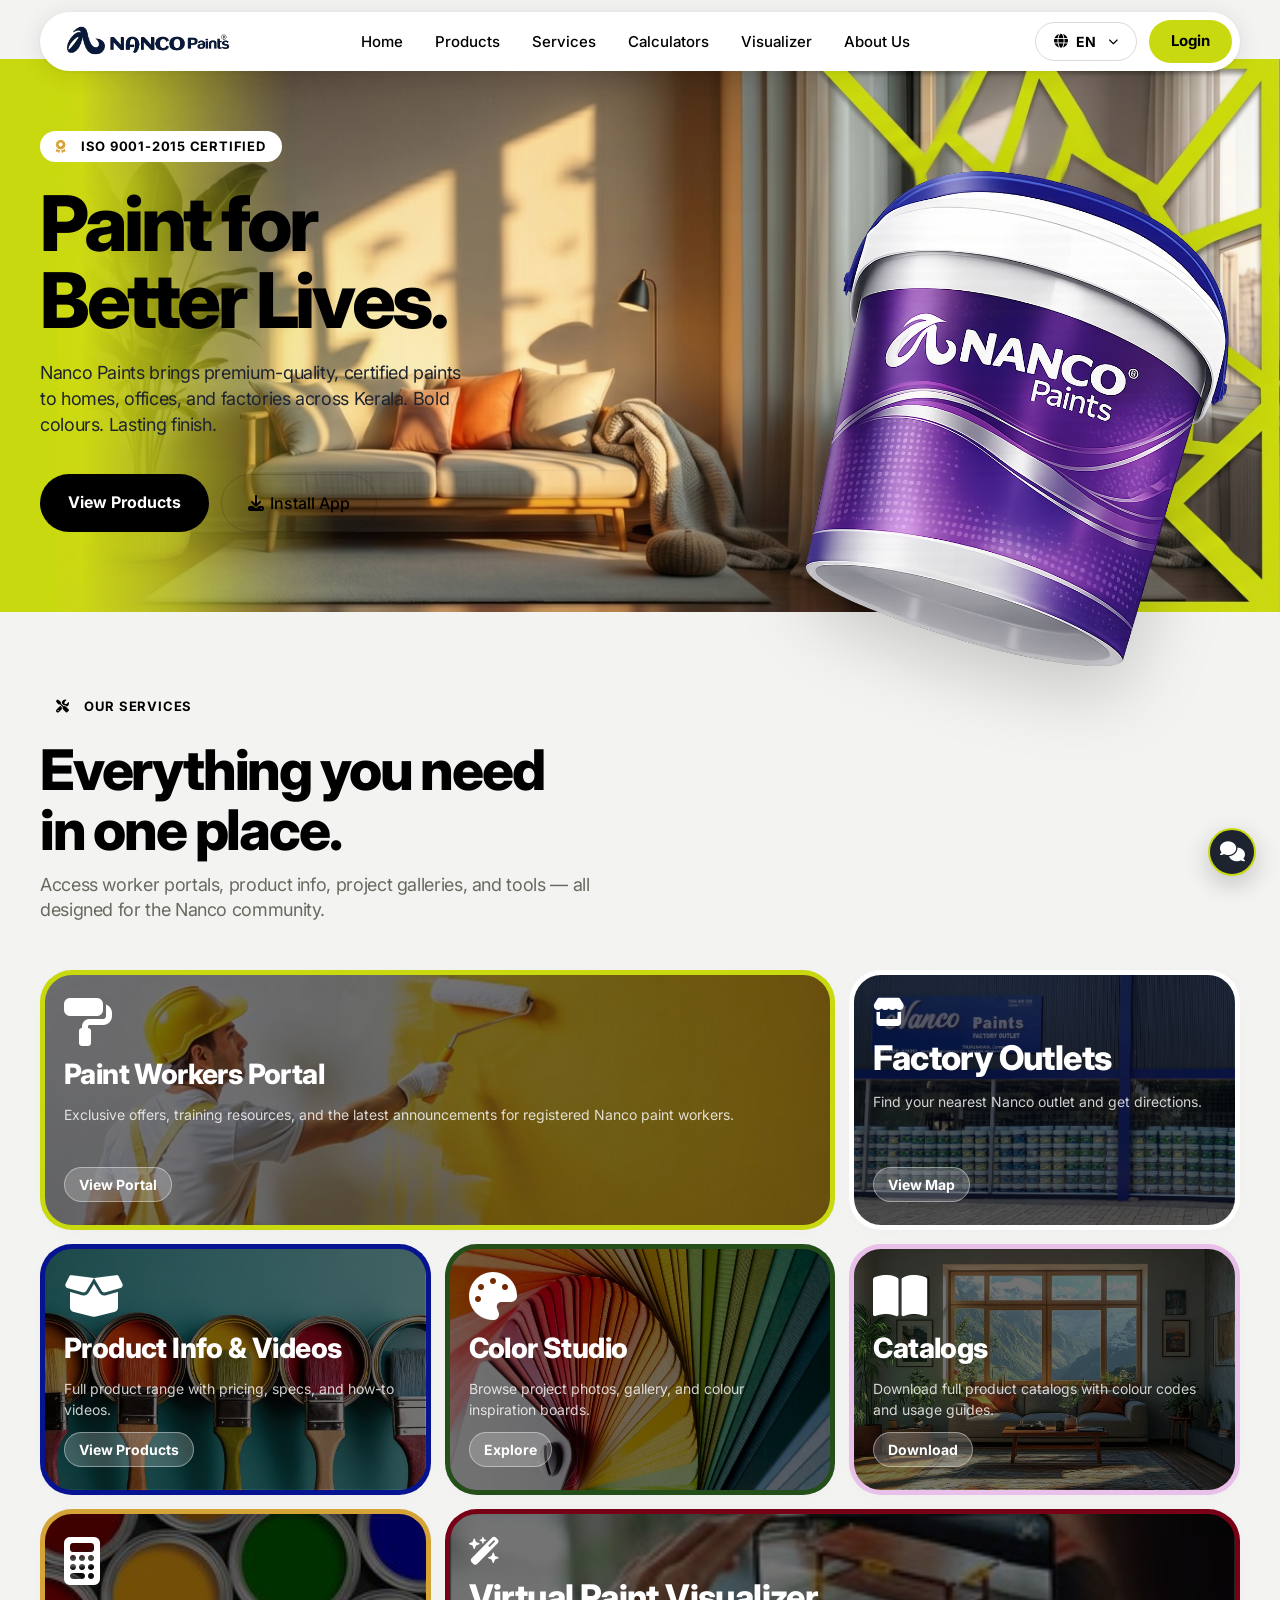
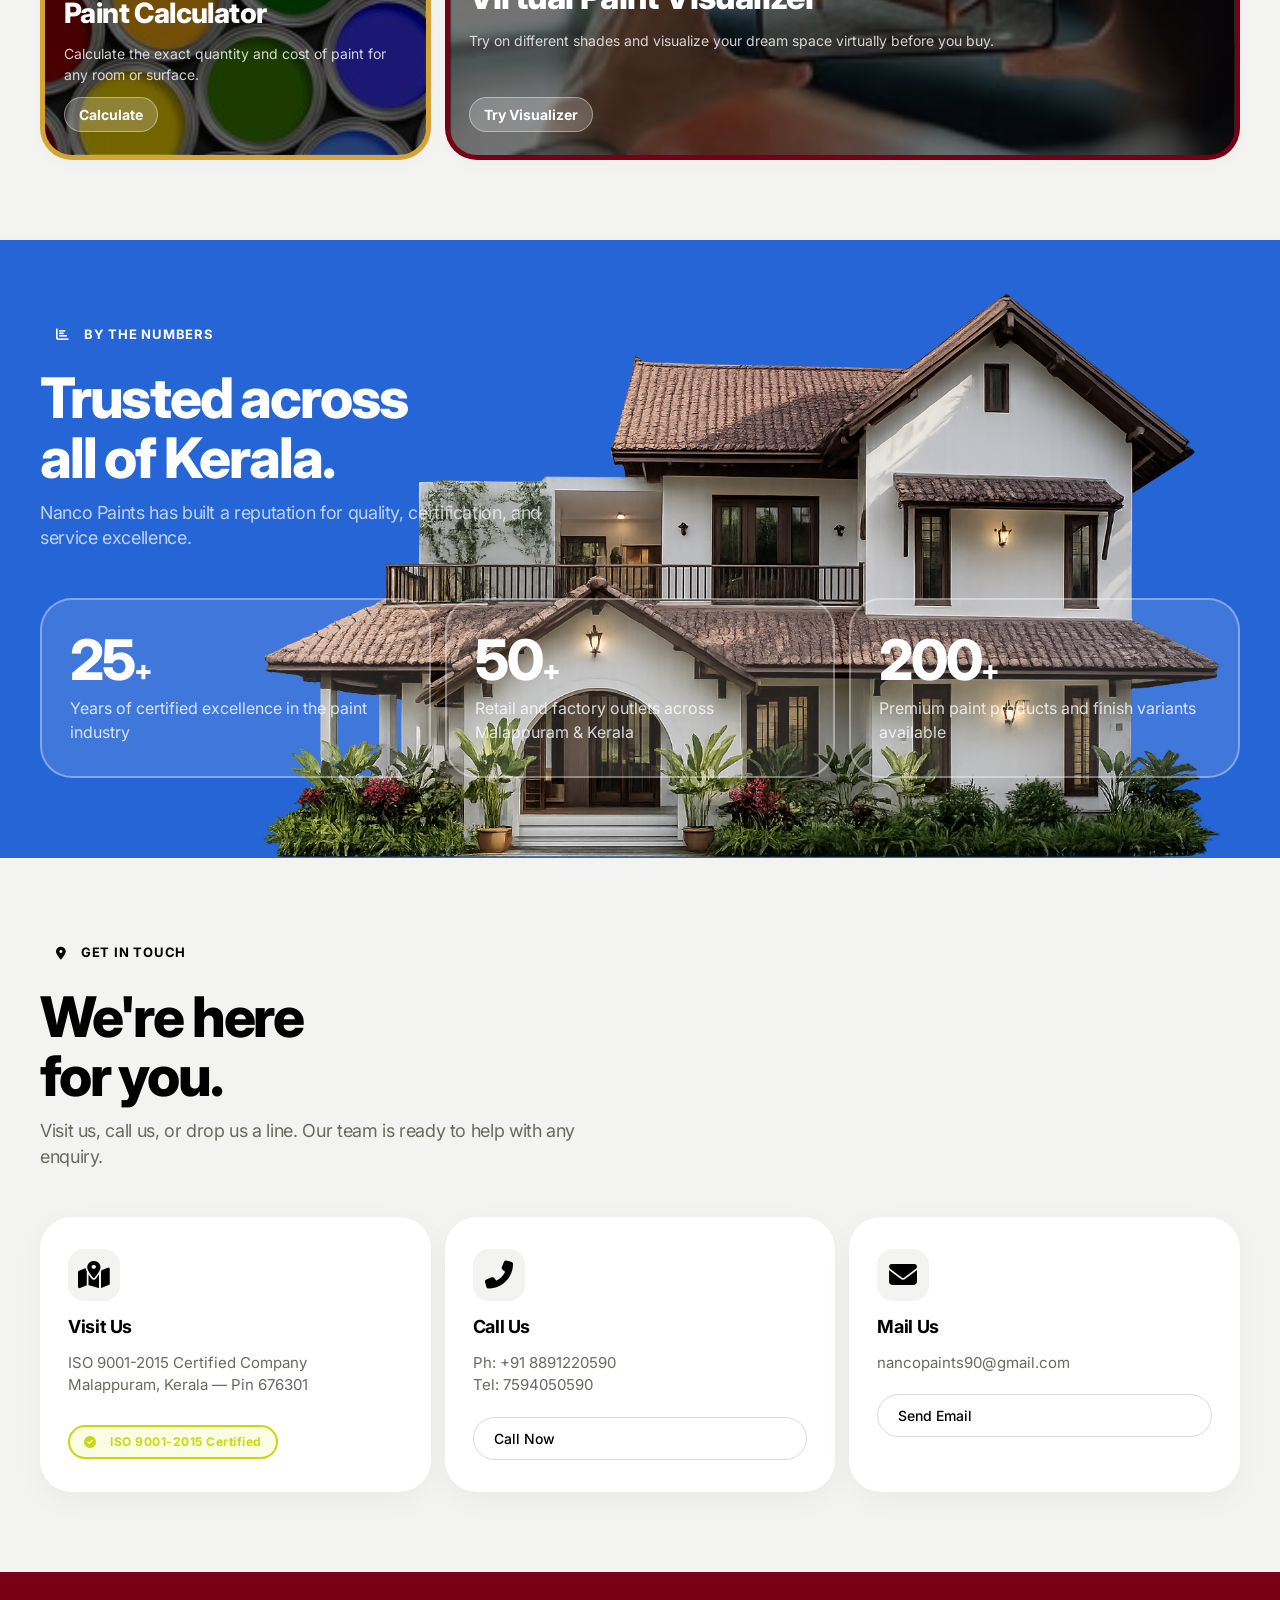
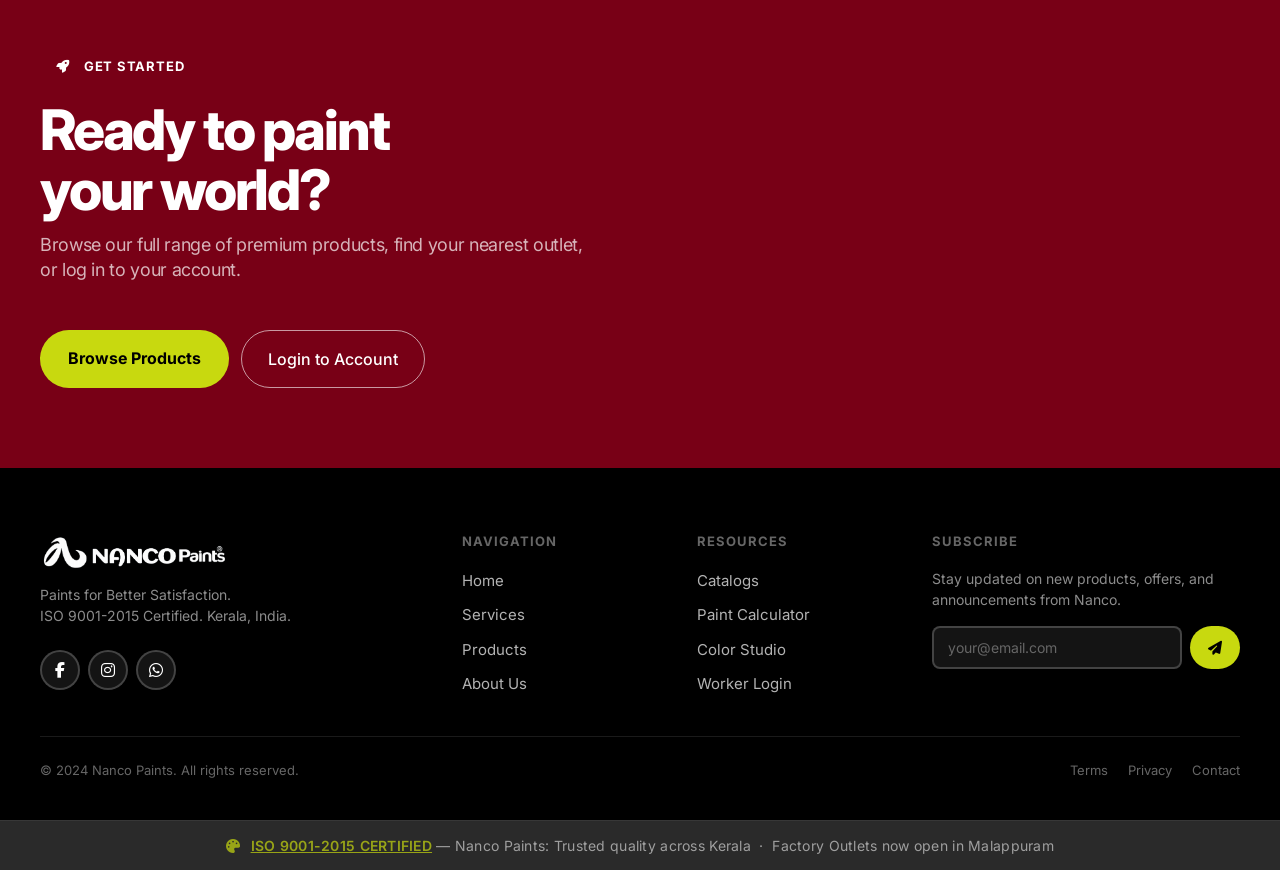
<file: index.html>
<!DOCTYPE html>
<html lang="en">

<head>
  <meta charset="UTF-8">
  <meta name="viewport" content="width=device-width, initial-scale=1.0">
  <title>Nanco Paints — Paints for Better Satisfaction | Malappuram</title>
  <meta name="description"
    content="Nanco Paints Malappuram. ISO 9001-2015 Certified. Premium quality paints for workers, outlets, and projects. Call +91 8891220590.">
  <meta name="keywords" content="Nanco Paints, Malappuram, paint company, paint workers, Kerala, ISO certified paints">
  <link rel="canonical" href="https://nancopaints.com/">
  <link rel="manifest" href="manifest.json">
  <link rel="stylesheet" href="https://cdnjs.cloudflare.com/ajax/libs/font-awesome/6.5.0/css/all.min.css">
  <link href="https://fonts.googleapis.com/css2?family=Material+Symbols+Outlined" rel="stylesheet">
  <link rel="stylesheet" href="style.css">
</head>

<body>

  <!-- FLOATING NAV -->
  <nav class="nav-float" aria-label="Main navigation">
    <div class="nav-inner">
      <a class="nav-logo" href="#" id="nav-home-logo">
        <img src="light-logo.png" alt="Nanco Paints">
      </a>
      <ul class="nav-links" role="list">
        <li><a href="index.html" id="nav-home">Home</a></li>
        <li><a href="products.html" id="nav-products">Products</a></li>
        <li><a href="services.html" id="nav-services">Services</a></li>
        <li><a href="calculators.html" id="nav-calculators">Calculators</a></li>
        <li><a href="paint_visualizer.html" id="nav-visualizer">Visualizer</a></li>
        <li><a href="about_us.html" id="nav-about">About Us</a></li>
      </ul>
      <div class="nav-right" style="display:flex;align-items:center;gap:12px;">
        <div class="nav-lang-selector">
          <button class="nav-lang-btn" id="lang-btn" aria-label="Select Language" aria-expanded="false">
            <i class="fas fa-globe"></i>
            <span class="lang-text">EN</span>
            <i class="fas fa-chevron-down" style="font-size:10px;margin-left:4px;"></i>
          </button>
          <div class="nav-lang-dropdown" id="lang-dropdown">
            <a href="#" class="lang-option active" data-lang="en">English</a>
            <a href="#" class="lang-option" data-lang="ml">മലയാളം</a>
          </div>
        </div>
        <a class="nav-cta" href="login/login.php" id="nav-login-btn">Login</a>
      </div>
      <button class="nav-toggle" id="mobile-menu-btn" aria-label="Toggle menu" aria-expanded="false">
        <span></span><span></span><span></span>
      </button>
    </div>
  </nav>

  <!-- MOBILE NAV OVERLAY -->
  <div class="mobile-nav" id="mobile-nav" role="dialog" aria-label="Mobile menu">
    <a href="index.html" id="mnav-home">Home</a>
    <a href="products.html" id="mnav-products">Products</a>
    <a href="services.html" id="mnav-services">Services</a>
    <a href="calculators.html" id="mnav-calculators">Calculators</a>
    <a href="paint_visualizer.html" id="mnav-visualizer">Visualizer</a>
    <a href="about_us.html" id="mnav-about">About Us</a>
    <div class="mnav-lang-selector"
      style="padding: 12px 16px; border: 1px solid rgba(0, 0, 0, 0.08); border-radius: 12px; display: flex; flex-direction: column; gap: 8px; margin: 4px 0;">
      <span
        style="font-size: 13px; font-weight: 700; text-transform: uppercase; color: var(--color-sage-mute); letter-spacing: 0.04em;"><i
          class="fas fa-globe" style="margin-right:6px;"></i> Language / ഭാഷ</span>
      <div style="display: flex; gap: 8px;">
        <a href="#" class="mnav-lang-opt active" data-lang="en"
          style="flex: 1; text-align: center; padding: 10px; font-size: 14px; border: 1.5px solid var(--color-ink-black); border-radius: 8px; font-weight: 700; text-decoration: none; color: var(--color-ink-black);">English</a>
        <a href="#" class="mnav-lang-opt" data-lang="ml"
          style="flex: 1; text-align: center; padding: 10px; font-size: 14px; border: 1.5px solid rgba(0,0,0,0.1); border-radius: 8px; font-weight: 500; text-decoration: none; color: var(--color-sage-mute);">മലയാളം</a>
      </div>
    </div>
    <a href="login/login.php" id="mnav-login" style="background:var(--color-lime-spark);font-weight:700;">Login</a>
  </div>

  <main>

    <!-- HERO SECTION -->
    <section class="hero-section" aria-label="Hero">
      <img src="house-bg.png" class="hero-house-bg" alt="" aria-hidden="true">
      <div class="hero-inner">
        <div class="hero-left">
          <div class="hero-tag" id="hero-tag">
            <i class="fas fa-award" style="color:var(--color-mustard-pop);margin-right:6px;"></i> ISO 9001-2015
            Certified
          </div>
          <h1 class="hero-headline" id="hero-title">Paint for<br>Better Lives.</h1>
          <p class="hero-sub" id="hero-sub">
            Nanco Paints brings premium-quality, certified paints to homes, offices, and factories across Kerala. Bold
            colours. Lasting finish.
          </p>
          <div class="hero-actions">
            <a class="btn-primary" href="products.html" id="hero-view-products">View Products</a>
            <a class="btn-ghost" href="#" id="hero-download-app" style="display: inline-flex; align-items: center;"><i
                class="fas fa-download" style="margin-right:6px;"></i> Install App</a>
          </div>
        </div>
        <div class="hero-right" aria-hidden="true">
          <div class="hero-image-wrap">
            <img src="HERO-PAINT.png" class="hero-bucket-image" alt="Nanco Paints Bucket">
          </div>
        </div>
      </div>
    </section>

    <!-- SERVICES BENTO GRID -->
    <section class="section-wrap" aria-labelledby="services-heading">
      <div class="section-inner">
        <span class="section-label" id="services-label"><i class="fas fa-tools" style="margin-right:6px;"></i> Our
          Services</span>
        <h2 class="section-title" id="services-heading">Everything you need<br>in one place.</h2>
        <p class="section-sub" id="services-sub">Access worker portals, product info, project galleries, and tools — all
          designed for the Nanco community.</p>

        <div class="bento-grid">

          <!-- Paint Workers — lime, span 2 -->
          <a class="bento-card card-lime span2 large" href="#" id="card-paint-workers">
            <div class="bento-card-icon"><i class="fas fa-paint-roller"></i></div>
            <div class="bento-card-title" id="card-paint-workers-title">Paint Workers Portal</div>
            <div class="bento-card-desc" id="card-paint-workers-desc">Exclusive offers, training resources, and the
              latest announcements for registered Nanco paint workers.</div>
            <div class="bento-card-arrow" style="color:#000;" id="card-paint-workers-arrow">View Portal</div>
          </a>

          <!-- Factory Outlets — white -->
          <a class="bento-card card-white" href="#" id="card-factory-outlets">
            <div class="bento-card-icon"><i class="fas fa-store"></i></div>
            <div class="bento-card-title" id="card-outlets-title">Factory Outlets</div>
            <div class="bento-card-desc" id="card-outlets-desc">Find your nearest Nanco outlet and get directions.</div>
            <div class="bento-card-arrow" id="card-outlets-arrow">View Map</div>
          </a>

          <!-- Product Info — cobalt deep -->
          <a class="bento-card card-cobalt" href="products.html" id="card-products">
            <div class="bento-card-icon"><i class="fas fa-box-open"></i></div>
            <div class="bento-card-title" id="card-products-title">Product Info & Videos</div>
            <div class="bento-card-desc" id="card-products-desc">Full product range with pricing, specs, and how-to
              videos.</div>
            <div class="bento-card-arrow" style="color:#fff;border-color:rgba(255,255,255,0.4);"
              id="card-products-arrow">View Products</div>
          </a>

          <!-- Color Studio — forest -->
          <a class="bento-card card-forest" href="#" id="card-color-studio">
            <div class="bento-card-icon"><i class="fas fa-palette"></i></div>
            <div class="bento-card-title" id="card-colors-title">Color Studio</div>
            <div class="bento-card-desc" id="card-colors-desc">Browse project photos, gallery, and colour inspiration
              boards.</div>
            <div class="bento-card-arrow" style="color:#fff;border-color:rgba(255,255,255,0.4);" id="card-colors-arrow">
              Explore</div>
          </a>

          <!-- Catalogs — lavender -->
          <a class="bento-card card-lavender" href="#" id="card-catalogs">
            <div class="bento-card-icon"><i class="fas fa-book-open"></i></div>
            <div class="bento-card-title" id="card-catalogs-title">Catalogs</div>
            <div class="bento-card-desc" id="card-catalogs-desc">Download full product catalogs with colour codes and
              usage guides.</div>
            <div class="bento-card-arrow" id="card-catalogs-arrow">Download</div>
          </a>

          <!-- Paint Calculator — mustard -->
          <a class="bento-card card-mustard" href="calculators.html" id="card-calculator">
            <div class="bento-card-icon"><i class="fas fa-calculator"></i></div>
            <div class="bento-card-title" id="card-calculator-title">Paint Calculator</div>
            <div class="bento-card-desc" id="card-calculator-desc">Calculate the exact quantity and cost of paint for
              any room or surface.</div>
            <div class="bento-card-arrow" id="card-calculator-arrow">Calculate</div>
          </a>

          <!-- Paint Visualizer — maroon, span 2 -->
          <a class="bento-card card-maroon span2" href="paint_visualizer.html" id="card-visualizer">
            <div class="bento-card-icon"><i class="fas fa-wand-magic-sparkles"></i></div>
            <div class="bento-card-title" id="card-visualizer-title">Virtual Paint Visualizer</div>
            <div class="bento-card-desc" id="card-visualizer-desc">Try on different shades and visualize your dream
              space virtually before you buy.</div>
            <div class="bento-card-arrow" style="color:#fff;border-color:rgba(255,255,255,0.4);"
              id="card-visualizer-arrow">Try Visualizer</div>
          </a>

        </div>
      </div>
    </section>

    <!-- COBALT BAND — STATS -->
    <section class="band-cobalt" aria-labelledby="stats-heading">
      <img src="house-bg1.png" class="stats-house-bg" alt="" aria-hidden="true">
      <div class="section-inner">
        <span class="section-label" id="stats-label"><i class="fas fa-chart-bar" style="margin-right:6px;"></i> By the
          Numbers</span>
        <h2 class="section-title" id="stats-heading">Trusted across<br>all of Kerala.</h2>
        <p class="section-sub" id="stats-sub">Nanco Paints has built a reputation for quality, certification, and
          service excellence.</p>
        <div class="stats-row">
          <div class="stat-card">
            <div class="stat-num">25<span class="stat-unit">+</span></div>
            <div class="stat-label" id="stat-1-label">Years of certified excellence in the paint industry</div>
          </div>
          <div class="stat-card">
            <div class="stat-num">50<span class="stat-unit">+</span></div>
            <div class="stat-label" id="stat-2-label">Retail and factory outlets across Malappuram & Kerala</div>
          </div>
          <div class="stat-card">
            <div class="stat-num">200<span class="stat-unit">+</span></div>
            <div class="stat-label" id="stat-3-label">Premium paint products and finish variants available</div>
          </div>
        </div>
      </div>
    </section>

    <!-- CONTACT SECTION -->
    <section class="section-wrap" aria-labelledby="contact-heading">
      <div class="section-inner">
        <span class="section-label" id="contact-label"><i class="fas fa-map-marker-alt" style="margin-right:6px;"></i>
          Get in Touch</span>
        <h2 class="section-title" id="contact-heading">We're here<br>for you.</h2>
        <p class="section-sub" id="contact-sub">Visit us, call us, or drop us a line. Our team is ready to help with any
          enquiry.</p>
        <div class="info-grid">
          <div class="info-card">
            <div class="info-icon"><i class="fas fa-map-marked-alt"></i></div>
            <h4 id="contact-visit-title">Visit Us</h4>
            <p id="contact-visit-desc">ISO 9001-2015 Certified Company<br>Malappuram, Kerala — Pin 676301</p>
            <div class="cert-badge" id="contact-visit-badge"><i class="fas fa-check-circle"
                style="margin-right:6px;"></i> ISO 9001-2015 Certified</div>
          </div>
          <div class="info-card">
            <div class="info-icon"><i class="fas fa-phone-alt"></i></div>
            <h4 id="contact-call-title">Call Us</h4>
            <p id="contact-call-desc">Ph: +91 8891220590<br>Tel: 7594050590</p>
            <a class="btn-ghost" href="tel:+918891220590" id="contact-call-btn"
              style="margin-top:8px;font-size:14px;padding:10px 20px;">Call Now</a>
          </div>
          <div class="info-card">
            <div class="info-icon"><i class="fas fa-envelope"></i></div>
            <h4 id="contact-mail-title">Mail Us</h4>
            <p id="contact-mail-desc">nancopaints90@gmail.com</p>
            <a class="btn-ghost" href="mailto:nancopaints90@gmail.com" id="contact-email-btn"
              style="margin-top:8px;font-size:14px;padding:10px 20px;">Send Email</a>
          </div>
        </div>
      </div>
    </section>

    <!-- MAROON CTA BAND -->
    <section class="band-maroon" aria-labelledby="cta-heading">
      <div class="section-inner">
        <span class="section-label" id="cta-label"><i class="fas fa-rocket" style="margin-right:6px;"></i> Get
          Started</span>
        <h2 class="section-title" id="cta-heading">Ready to paint<br>your world?</h2>
        <p class="section-sub" id="cta-sub">Browse our full range of premium products, find your nearest outlet, or log
          in to your account.</p>
        <div class="hero-actions" style="margin-top:36px;">
          <a class="btn-primary" href="products.html" id="cta-products-btn">Browse Products</a>
          <a class="btn-ghost" href="login/login.php" id="cta-login-btn">Login to Account</a>
        </div>
      </div>
    </section>

  </main>

  <!-- FOOTER -->
  <footer class="footer-section" aria-label="Footer">
    <div class="footer-inner">
      <div>
        <div class="footer-brand-name">
          <img src="dark-logo.png" alt="Nanco Paints">
        </div>
        <p class="footer-tagline" id="footer-tagline">Paints for Better Satisfaction.<br>ISO 9001-2015 Certified.
          Kerala, India.</p>
        <div class="footer-socials">
          <a class="social-pill" href="#" id="footer-facebook" aria-label="Facebook"><i
              class="fab fa-facebook-f"></i></a>
          <a class="social-pill" href="#" id="footer-instagram" aria-label="Instagram"><i
              class="fab fa-instagram"></i></a>
          <a class="social-pill" href="#" id="footer-whatsapp" aria-label="WhatsApp"><i class="fab fa-whatsapp"></i></a>
        </div>
      </div>
      <div class="footer-col">
        <h5 id="footer-nav-title">Navigation</h5>
        <ul>
          <li><a href="index.html" id="footer-home">Home</a></li>
          <li><a href="services.html" id="footer-services">Services</a></li>
          <li><a href="products.html" id="footer-products">Products</a></li>
          <li><a href="about_us.html" id="footer-about">About Us</a></li>
        </ul>
      </div>
      <div class="footer-col">
        <h5 id="footer-res-title">Resources</h5>
        <ul>
          <li><a href="services.html" id="footer-catalogs">Catalogs</a></li>
          <li><a href="calculators.html" id="footer-calculator">Paint Calculator</a></li>
          <li><a href="paint_visualizer.html" id="footer-color-studio">Color Studio</a></li>
          <li><a href="login/login.php" id="footer-login">Worker Login</a></li>
        </ul>
      </div>
      <div class="footer-subscribe">
        <h5 id="footer-sub-title"
          style="font-size:13px;font-weight:700;text-transform:uppercase;letter-spacing:0.08em;color:rgba(255,255,255,0.4);margin-bottom:16px;">
          Subscribe</h5>
        <p id="footer-sub-desc">Stay updated on new products, offers, and announcements from Nanco.</p>
        <div class="subscribe-row">
          <input type="email" id="footer-email-input" placeholder="your@email.com" aria-label="Email address">
          <button type="submit" id="footer-subscribe-btn"><i class="fas fa-paper-plane"></i></button>
        </div>
      </div>
    </div>
    <div class="footer-bottom">
      <p id="footer-copy">© 2024 Nanco Paints. All rights reserved.</p>
      <div class="footer-bottom-links">
        <a href="#" id="footer-terms">Terms</a>
        <a href="#" id="footer-privacy">Privacy</a>
        <a href="#" id="footer-contact">Contact</a>
      </div>
    </div>
  </footer>



  <script>
    // Mobile nav toggle
    const btn = document.getElementById('mobile-menu-btn');
    const nav = document.getElementById('mobile-nav');
    btn.addEventListener('click', () => {
      const isOpen = nav.classList.toggle('open');
      btn.setAttribute('aria-expanded', isOpen);
    });
    // Close on outside click
    document.addEventListener('click', (e) => {
      if (!btn.contains(e.target) && !nav.contains(e.target)) {
        nav.classList.remove('open');
        btn.setAttribute('aria-expanded', false);
      }
    });

    // Language switcher toggle
    const langBtn = document.getElementById('lang-btn');
    const langDropdown = document.getElementById('lang-dropdown');

    if (langBtn && langDropdown) {
      langBtn.addEventListener('click', (e) => {
        e.stopPropagation();
        const isOpen = langDropdown.classList.toggle('open');
        langBtn.setAttribute('aria-expanded', isOpen);
      });

      document.addEventListener('click', (e) => {
        if (!langBtn.contains(e.target) && !langDropdown.contains(e.target)) {
          langDropdown.classList.remove('open');
          langBtn.setAttribute('aria-expanded', false);
        }
      });
    }

    // Language selection logic
    const desktopLangOpts = document.querySelectorAll('.lang-option');
    const mobileLangOpts = document.querySelectorAll('.mnav-lang-opt');
    const langBtnText = document.querySelector('.lang-text');

    const translations = {
      en: {
        'nav-home': 'Home',
        'nav-outlets': 'Our Outlets',
        'nav-products': 'Products',
        'nav-about': 'About Us',
        'nav-login-btn': 'Login',

        'mnav-home': 'Home',
        'mnav-outlets': 'Our Outlets',
        'mnav-products': 'Products',
        'mnav-about': 'About Us',
        'mnav-login': 'Login',

        'hero-tag': '<i class="fas fa-award" style="color:var(--color-mustard-pop);margin-right:6px;"></i> ISO 9001-2015 Certified',
        'hero-title': 'Paint for<br>Better Lives.',
        'hero-sub': 'Nanco Paints brings premium-quality, certified paints to homes, offices, and factories across Kerala. Bold colours. Lasting finish.',
        'hero-view-products': 'View Products',
        'hero-find-outlet': 'Find an Outlet',

        'services-label': '<i class="fas fa-tools" style="margin-right:6px;"></i> Our Services',
        'services-heading': 'Everything you need<br>in one place.',
        'services-sub': 'Access worker portals, product info, project galleries, and tools — all designed for the Nanco community.',

        'card-paint-workers-title': 'Paint Workers Portal',
        'card-paint-workers-desc': 'Exclusive offers, training resources, and the latest announcements for registered Nanco paint workers.',
        'card-paint-workers-arrow': 'View Portal',

        'card-outlets-title': 'Factory Outlets',
        'card-outlets-desc': 'Find your nearest Nanco outlet and get directions.',
        'card-outlets-arrow': 'View Map',

        'card-products-title': 'Product Info & Videos',
        'card-products-desc': 'Full product range with pricing, specs, and how-to videos.',
        'card-products-arrow': 'View Products',

        'card-colors-title': 'Color Studio',
        'card-colors-desc': 'Browse project photos, gallery, and colour inspiration boards.',
        'card-colors-arrow': 'Explore',

        'card-catalogs-title': 'Catalogs',
        'card-catalogs-desc': 'Download full product catalogs with colour codes and usage guides.',
        'card-catalogs-arrow': 'Download',

        'card-calculator-title': 'Paint Calculator',
        'card-calculator-desc': 'Calculate the exact quantity and cost of paint for any room or surface.',
        'card-calculator-arrow': 'Calculate',

        'card-visualizer-title': 'Virtual Paint Visualizer',
        'card-visualizer-desc': 'Try on different shades and visualize your dream space virtually before you buy.',
        'card-visualizer-arrow': 'Try Visualizer',

        'stats-label': '<i class="fas fa-chart-bar" style="margin-right:6px;"></i> By the Numbers',
        'stats-heading': 'Trusted across<br>all of Kerala.',
        'stats-sub': 'Nanco Paints has built a reputation for quality, certification, and service excellence.',
        'stat-1-label': 'Years of certified excellence in the paint industry',
        'stat-2-label': 'Retail and factory outlets across Malappuram & Kerala',
        'stat-3-label': 'Premium paint products and finish variants available',

        'contact-label': '<i class="fas fa-map-marker-alt" style="margin-right:6px;"></i> Get in Touch',
        'contact-heading': 'We\'re here<br>for you.',
        'contact-sub': 'Visit us, call us, or drop us a line. Our team is ready to help with any enquiry.',
        'contact-visit-title': 'Visit Us',
        'contact-visit-desc': 'ISO 9001-2015 Certified Company<br>Malappuram, Kerala — Pin 676301',
        'contact-visit-badge': '<i class="fas fa-check-circle" style="margin-right:6px;"></i> ISO 9001-2015 Certified',
        'contact-call-title': 'Call Us',
        'contact-call-desc': 'Ph: +91 8891220590<br>Tel: 7594050590',
        'contact-call-btn': 'Call Now',
        'contact-mail-title': 'Mail Us',
        'contact-mail-desc': 'nancopaints90@gmail.com',
        'contact-email-btn': 'Send Email',

        'cta-label': '<i class="fas fa-rocket" style="margin-right:6px;"></i> Get Started',
        'cta-heading': 'Ready to paint<br>your world?',
        'cta-sub': 'Browse our full range of premium products, find your nearest outlet, or log in to your account.',
        'cta-products-btn': 'Browse Products',
        'cta-login-btn': 'Login to Account',

        'footer-tagline': 'Paints for Better Satisfaction.<br>ISO 9001-2015 Certified. Kerala, India.',
        'footer-nav-title': 'Navigation',
        'footer-home': 'Home',
        'footer-outlets': 'Our Outlets',
        'footer-products': 'Products',
        'footer-about': 'About Us',
        'footer-res-title': 'Resources',
        'footer-catalogs': 'Catalogs',
        'footer-calculator': 'Paint Calculator',
        'footer-color-studio': 'Color Studio',
        'footer-login': 'Worker Login',
        'footer-sub-title': 'Subscribe',
        'footer-sub-desc': 'Stay updated on new products, offers, and announcements from Nanco.',
        'footer-email-input': 'your@email.com',
        'footer-copy': '© 2024 Nanco Paints. All rights reserved.',
        'footer-terms': 'Terms',
        'footer-privacy': 'Privacy',
        'footer-contact': 'Contact',
        'announcement-text': '<i class="fas fa-palette" style="margin-right:6px;"></i> <span>ISO 9001-2015 CERTIFIED</span> — Nanco Paints: Trusted quality across Kerala &nbsp;·&nbsp; Factory Outlets now open in Malappuram'
      },
      ml: {
        'nav-home': 'ഹോം',
        'nav-outlets': 'ഞങ്ങളുടെ ശാഖകൾ',
        'nav-products': 'ഉൽപ്പന്നങ്ങൾ',
        'nav-about': 'ഞങ്ങളെക്കുറിച്ച്',
        'nav-login-btn': 'ലോഗിൻ',

        'mnav-home': 'ഹോം',
        'mnav-outlets': 'ഞങ്ങളുടെ ശാഖകൾ',
        'mnav-products': 'ഉൽപ്പന്നങ്ങൾ',
        'mnav-about': 'ഞങ്ങളെക്കുറിച്ച്',
        'mnav-login': 'ലോഗിൻ',

        'hero-tag': '<i class="fas fa-award" style="color:var(--color-mustard-pop);margin-right:6px;"></i> ISO 9001-2015 സാക്ഷ്യപ്പെടുത്തിയത്',
        'hero-title': 'മെച്ചപ്പെട്ട ജീവിതത്തിന്<br>വർണ്ണങ്ങളേകൂ.',
        'hero-sub': 'നാൻകോ പെയിന്റ്സ് കേരളത്തിലുടനീളമുള്ള വീടുകളിലും ഓഫീസുകളിലും ഫാക്ടറികളിലും മികച്ച ഗുണനിലവാരമുള്ള പെയിന്റുകൾ എത്തിക്കുന്നു. മനോഹരമായ നിറങ്ങൾ, ഈടുനിൽക്കുന്ന ഭംഗി.',
        'hero-view-products': 'ഉൽപ്പന്നങ്ങൾ കാണുക',
        'hero-find-outlet': 'ശാഖകൾ കണ്ടെത്തുക',

        'services-label': '<i class="fas fa-tools" style="margin-right:6px;"></i> ഞങ്ങളുടെ സേവനങ്ങൾ',
        'services-heading': 'നിങ്ങൾക്ക് ആവശ്യമുള്ളതെല്ലാം<br>ഒരു കുടക്കീഴിൽ.',
        'services-sub': 'വർക്കർ പോർട്ടലുകൾ, ഉൽപ്പന്ന വിവരങ്ങൾ, പ്രോജക്റ്റ് ഗാലറികൾ, കാൽക്കുലേറ്ററുകൾ എന്നിവയെല്ലാം ഇവിടെ ലഭ്യമാണ്.',

        'card-paint-workers-title': 'പെയിന്റ് വർക്കേഴ്സ് പോർട്ടൽ',
        'card-paint-workers-desc': 'രജിസ്റ്റർ ചെയ്ത പെയിന്റിംഗ് തൊഴിലാളികൾക്കായി പ്രത്യേക ഓഫറുകളും പരിശീലനങ്ങളും അറിയിപ്പുകളും.',
        'card-paint-workers-arrow': 'പോർട്ടലിൽ പ്രവേശിക്കുക',

        'card-outlets-title': 'ഫാക്ടറി ഔട്ട്‌ലെറ്റുകൾ',
        'card-outlets-desc': 'നിങ്ങളുടെ ഏറ്റവും അടുത്തുള്ള നാൻകോ ഔട്ട്‌ലെറ്റുകൾ കണ്ടെത്തുക.',
        'card-outlets-arrow': 'മാപ്പ് കാണുക',

        'card-products-title': 'ഉൽപ്പന്ന വിവരങ്ങളും വീഡിയോകളും',
        'card-products-desc': 'വില വിവരങ്ങൾ, സവിശേഷതകൾ, പരിശീലന വീഡിയോകൾ എന്നിവയടങ്ങിയ ഉൽപ്പന്ന ശ്രേണി.',
        'card-products-arrow': 'ഉൽപ്പന്നങ്ങൾ കാണുക',

        'card-colors-title': 'കളർ സ്റ്റുഡിയോ',
        'card-colors-desc': 'പ്രോജക്റ്റ് ഫോട്ടോകൾ, ഗാലറികൾ, ഡിസൈൻ പ്രചോദനങ്ങൾ എന്നിവ പര്യവേക്ഷണം ചെയ്യുക.',
        'card-colors-arrow': 'തുടങ്ങുക',

        'card-catalogs-title': 'കാറ്റലോഗുകൾ',
        'card-catalogs-desc': 'കളർ കോഡുകളും നിർദ്ദേശങ്ങളുമുള്ള പൂർണ്ണ കാറ്റലോഗുകൾ ഡൗൺലോഡ് ചെയ്യുക.',
        'card-catalogs-arrow': 'ഡൗൺലോഡ്',

        'card-calculator-title': 'പെയിന്റ് കാൽക്കുലേറ്റർ',
        'card-calculator-desc': 'മുറികൾക്കോ പ്രതലങ്ങൾക്കോ ആവശ്യമായ പെയിന്റിന്റെ അളവും ചിലവും കണക്കാക്കുക.',
        'card-calculator-arrow': 'കണക്കാക്കുക',

        'card-visualizer-title': 'വെർച്വൽ പെയിന്റ് വിഷ്വലൈസർ',
        'card-visualizer-desc': 'വാങ്ങുന്നതിന് മുൻപായി നിങ്ങളുടെ സ്വപ്ന ഇടം വ്യത്യസ്ത നിറങ്ങളിൽ വെർച്വലായി പരീക്ഷിക്കുക.',
        'card-visualizer-arrow': 'വിഷ്വലൈസർ നോക്കുക',

        'stats-label': '<i class="fas fa-chart-bar" style="margin-right:6px;"></i> കണക്കുകളിലൂടെ',
        'stats-heading': 'കേരളത്തിലുടനീളം<br>വിശ്വസനീയം.',
        'stats-sub': 'ഗുണനിലവാരം, അംഗീകാരങ്ങൾ, മികച്ച സേവനം എന്നിവയിലൂടെ നാൻകോ പെയിന്റ്സ് വിശ്വാസ്യത നേടിയെടുത്തിരിക്കുന്നു.',
        'stat-1-label': 'പെയിന്റ് വ്യവസായത്തിലെ 25 വർഷത്തിലധികം സാക്ഷ്യപ്പെടുത്തിയ മികവ്',
        'stat-2-label': 'മലപ്പുറത്തും കേരളത്തിലുടനീളവുമായി 50-ലധികം റീട്ടെയിൽ, ഫാക്ടറി ഔട്ട്‌ലെറ്റുകൾ',
        'stat-3-label': '200-ലധികം പ്രീമിയം പെയിന്റ് ഉൽപ്പന്നങ്ങളും ഫിനിഷ് വേരിയന്റുകളും ലഭ്യമാണ്',

        'contact-label': '<i class="fas fa-map-marker-alt" style="margin-right:6px;"></i> ഞങ്ങളുമായി ബന്ധപ്പെടുക',
        'contact-heading': 'ഞങ്ങൾ നിങ്ങൾക്കായി<br>ഇവിടെയുണ്ട്.',
        'contact-sub': 'ഞങ്ങളെ സന്ദർശിക്കുക, വിളിക്കുക അല്ലെങ്കിൽ ഇമെയിൽ അയക്കുക. സഹായിക്കാൻ ഞങ്ങൾ സദാ സന്നദ്ധരാണ്.',
        'contact-visit-title': 'ഞങ്ങളെ സന്ദർശിക്കുക',
        'contact-visit-desc': 'ISO 9001-2015 അംഗീകൃത കമ്പനി<br>മലപ്പുറം, കേരളം — പിൻ 676301',
        'contact-visit-badge': '<i class="fas fa-check-circle" style="margin-right:6px;"></i> ISO 9001-2015 അംഗീകൃതം',
        'contact-call-title': 'ഞങ്ങളെ വിളിക്കുക',
        'contact-call-desc': 'ഫോൺ: +91 8891220590<br>ടെലിഫോൺ: 7594050590',
        'contact-call-btn': 'ഇപ്പോൾ വിളിക്കുക',
        'contact-mail-title': 'മെയിൽ അയക്കുക',
        'contact-mail-desc': 'nancopaints90@gmail.com',
        'contact-email-btn': 'ഇമെയിൽ അയക്കുക',

        'cta-label': '<i class="fas fa-rocket" style="margin-right:6px;"></i> ആരംഭിക്കുക',
        'cta-heading': 'നിങ്ങളുടെ ലോകം<br>വർണ്ണാഭമാക്കാൻ തയ്യാറാണോ?',
        'cta-sub': 'ഞങ്ങളുടെ മുഴുവൻ ഉൽപ്പന്നങ്ങളും കാണുക, അടുത്തുള്ള ഔട്ട്‌ലെറ്റ് കണ്ടെത്തുക, അല്ലെങ്കിൽ അക്കൗണ്ടിലേക്ക് ലോഗിൻ ചെയ്യുക.',
        'cta-products-btn': 'ഉൽപ്പന്നങ്ങൾ കാണുക',
        'cta-login-btn': 'അക്കൗണ്ടിൽ ലോഗിൻ ചെയ്യുക',

        'footer-tagline': 'മികച്ച സംതൃപ്തിക്കായി പെയിന്റുകൾ.<br>ISO 9001-2015 അംഗീകൃതം. കേരളം, ഇന്ത്യ.',
        'footer-nav-title': 'നാവിഗേഷൻ',
        'footer-home': 'ഹോം',
        'footer-outlets': 'ഞങ്ങളുടെ ശാഖകൾ',
        'footer-products': 'ഉൽപ്പന്നങ്ങൾ',
        'footer-about': 'ഞങ്ങളെക്കുറിച്ച്',
        'footer-res-title': 'വിഭവങ്ങൾ',
        'footer-catalogs': 'കാറ്റലോഗുകൾ',
        'footer-calculator': 'പെയിന്റ് കാൽക്കുലേറ്റർ',
        'footer-color-studio': 'കളർ സ്റ്റുഡിയോ',
        'footer-login': 'തൊഴിലാളി ലോഗിൻ',
        'footer-sub-title': 'അംഗത്വമെടുക്കുക',
        'footer-sub-desc': 'നാൻകോയിൽ നിന്നുള്ള പുതിയ ഉൽപ്പന്നങ്ങളും ഓഫറുകളും അറിയിപ്പുകളും അറിയുക.',
        'footer-email-input': 'നിങ്ങളുടെ@ഇമെയിൽ.com',
        'footer-copy': '© 2024 നാൻകോ പെയിന്റ്സ്. എല്ലാ അവകാശങ്ങളും നിക്ഷിപ്തം.',
        'footer-terms': 'വ്യവസ്ഥകൾ',
        'footer-privacy': 'സ്വകാര്യത',
        'footer-contact': 'ബന്ധപ്പെടുക',
        'announcement-text': '<i class="fas fa-palette" style="margin-right:6px;"></i> <span>ISO 9001-2015 അംഗീകൃതം</span> — നാൻകോ പെയിന്റ്സ്: കേരളത്തിലുടനീളം വിശ്വസനീയമായ ഗുണനിലവാരം &nbsp;·&nbsp; ഫാക്ടറി ഔട്ട്‌ലെറ്റുകൾ ഇപ്പോൾ മലപ്പുറത്ത് ആരംഭിച്ചിരിക്കുന്നു'
      }
    };

    function setLanguage(lang) {
      localStorage.setItem('nanco-lang', lang);

      // Update body class for font overrides
      if (lang === 'ml') {
        document.body.classList.add('lang-ml');
      } else {
        document.body.classList.remove('lang-ml');
      }

      if (langBtnText) {
        langBtnText.textContent = lang.toUpperCase();
      }

      desktopLangOpts.forEach(opt => {
        if (opt.getAttribute('data-lang') === lang) {
          opt.classList.add('active');
        } else {
          opt.classList.remove('active');
        }
      });

      mobileLangOpts.forEach(opt => {
        if (opt.getAttribute('data-lang') === lang) {
          opt.classList.add('active');
          opt.style.fontWeight = '700';
          opt.style.borderColor = 'var(--color-ink-black)';
          opt.style.color = 'var(--color-ink-black)';
        } else {
          opt.classList.remove('active');
          opt.style.fontWeight = '500';
          opt.style.borderColor = 'rgba(0,0,0,0.1)';
          opt.style.color = 'var(--color-sage-mute)';
        }
      });

      // Translate all DOM elements
      const dict = translations[lang];
      for (const id in dict) {
        const el = document.getElementById(id);
        if (el) {
          if (id === 'footer-email-input') {
            el.setAttribute('placeholder', dict[id]);
          } else {
            el.innerHTML = dict[id];
          }
        }
      }
    }

    desktopLangOpts.forEach(opt => {
      opt.addEventListener('click', (e) => {
        e.preventDefault();
        const lang = opt.getAttribute('data-lang');
        setLanguage(lang);
        if (langDropdown) {
          langDropdown.classList.remove('open');
          langBtn.setAttribute('aria-expanded', false);
        }
      });
    });

    mobileLangOpts.forEach(opt => {
      opt.addEventListener('click', (e) => {
        e.preventDefault();
        const lang = opt.getAttribute('data-lang');
        setLanguage(lang);
      });
    });

    // Init language state
    const savedLang = localStorage.getItem('nanco-lang') || 'en';
    setLanguage(savedLang);

    // Intersection observer for scroll-reveal
    const cards = document.querySelectorAll('.bento-card, .stat-card, .info-card');
    const observer = new IntersectionObserver((entries) => {
      entries.forEach(e => {
        if (e.isIntersecting) {
          e.target.style.opacity = '1';
          e.target.style.transform = 'translateY(0)';
        }
      });
    }, { threshold: 0.1 });
    cards.forEach(c => {
      c.style.opacity = '0';
      c.style.transform = 'translateY(18px)';
      c.style.transition = 'opacity 0.4s ease, transform 0.4s ease';
      observer.observe(c);
    });

    // Chatbot Toggle Logic
    document.addEventListener('DOMContentLoaded', () => {
      const chatToggleBtn = document.getElementById('chatbot-toggle-btn');
      const chatWindow = document.getElementById('chatbot-window');
      const chatCloseBtn = document.getElementById('chatbot-close-btn');

      if (chatToggleBtn && chatWindow) {
        chatToggleBtn.addEventListener('click', () => {
          chatWindow.classList.add('open');
          chatToggleBtn.style.display = 'none'; // hide the floating button
        });
      }

      if (chatCloseBtn && chatWindow && chatToggleBtn) {
        chatCloseBtn.addEventListener('click', () => {
          chatWindow.classList.remove('open');
          chatToggleBtn.style.display = 'flex'; // show the floating button again
        });
      }

      // Popup Menu Logic
      const plusBtn = document.querySelector('.plus-icon');
      const popupMenu = document.getElementById('popupMenu');
      if (plusBtn && popupMenu) {
        plusBtn.addEventListener('click', () => {
          popupMenu.style.display = popupMenu.style.display === 'none' || popupMenu.style.display === '' ? 'block' : 'none';
        });
      }

      // AI Response Logic
      const chatbox = document.getElementById('chatbox');
      const aiResponsePopup = document.getElementById('aiResponsePopup');
      const aiResponseClose = document.getElementById('aiResponseClose');
      const aiResponseMessages = document.getElementById('aiResponseMessages');
      const sendBtn = document.getElementById('sendBtn');
      const micBtn = document.getElementById('micBtn');
      // Backend URL (automatically uses local backend on localhost, and same-domain api in production)
      const API_URL = (window.location.hostname === 'localhost' || window.location.hostname === '127.0.0.1' || window.location.hostname === '')
        ? 'http://localhost:5000/api'
        : '/api';

      function appendMessage(text, isUser = false, isError = false) {
        if (!aiResponseMessages) return;
        const msgDiv = document.createElement('div');
        msgDiv.className = isUser ? 'ai-user' : 'ai-assistant';

        if (isError) {
          msgDiv.innerHTML = `<div class="ai-response-error">${text}</div>`;
        } else {
          msgDiv.textContent = text;
        }

        aiResponseMessages.appendChild(msgDiv);
        aiResponseMessages.scrollTop = aiResponseMessages.scrollHeight;
      }

      function showLoader(show) {
        if (!aiResponseMessages) return;
        let loaderDiv = document.getElementById('typingLoader');
        if (show) {
          if (!loaderDiv) {
            loaderDiv = document.createElement('div');
            loaderDiv.id = 'typingLoader';
            loaderDiv.className = 'ai-assistant';
            loaderDiv.innerHTML = `
              <div class="typing-indicator">
                <span></span><span></span><span></span>
              </div>
            `;
            aiResponseMessages.appendChild(loaderDiv);
          }
        } else {
          if (loaderDiv) {
            loaderDiv.remove();
          }
        }
        aiResponseMessages.scrollTop = aiResponseMessages.scrollHeight;
      }

      if (chatbox && aiResponsePopup) {
        chatbox.addEventListener('input', () => {
          chatbox.style.height = '24px';
          chatbox.style.height = Math.min(chatbox.scrollHeight, 120) + 'px';

          if (chatbox.value.trim().length > 0) {
            if (sendBtn) sendBtn.style.display = 'inline-block';
            if (micBtn) micBtn.style.display = 'none';
          } else {
            if (sendBtn) sendBtn.style.display = 'none';
            if (micBtn) micBtn.style.display = 'inline-block';
          }
        });

        const handleSend = async () => {
          const text = chatbox.value.trim();
          if (text.length > 0) {
            aiResponsePopup.classList.add('show');
            chatbox.value = '';
            chatbox.dispatchEvent(new Event('input'));

            appendMessage(text, true);
            showLoader(true);

            try {
              const res = await fetch(`${API_URL}/chat`, {
                method: 'POST',
                headers: { 'Content-Type': 'application/json' },
                body: JSON.stringify({ message: text })
              });
              const data = await res.json();
              showLoader(false);

              if (data.error) {
                appendMessage(data.error, false, true);
              } else {
                appendMessage(data.response, false);
              }
            } catch (err) {
              showLoader(false);
              appendMessage("Error connecting to backend.", false, true);
            }
          }
        };

        chatbox.addEventListener('keydown', (e) => {
          if (e.key === 'Enter' && !e.shiftKey) {
            e.preventDefault();
            handleSend();
          }
        });

        if (sendBtn) {
          sendBtn.addEventListener('click', handleSend);
        }
      }

      // Voice Recording Logic
      let mediaRecorder;
      let audioChunks = [];
      let isRecording = false;

      if (micBtn) {
        micBtn.addEventListener('click', async () => {
          if (!isRecording) {
            // Start recording
            try {
              const stream = await navigator.mediaDevices.getUserMedia({ audio: true });
              mediaRecorder = new MediaRecorder(stream);

              mediaRecorder.ondataavailable = (event) => {
                if (event.data.size > 0) audioChunks.push(event.data);
              };

              mediaRecorder.onstop = async () => {
                const audioBlob = new Blob(audioChunks, { type: 'audio/webm' });
                audioChunks = [];

                aiResponsePopup.classList.add('show');
                showLoader(true);

                const formData = new FormData();
                formData.append('audio', audioBlob, 'recording.webm');

                try {
                  const res = await fetch(`${API_URL}/voice`, {
                    method: 'POST',
                    body: formData
                  });
                  const data = await res.json();
                  showLoader(false);

                  if (data.error) {
                    appendMessage(data.error, false, true);
                  } else {
                    appendMessage(data.transcription, true); // User's transcribed voice
                    appendMessage(data.response, false);    // Bot response
                  }
                } catch (err) {
                  showLoader(false);
                  appendMessage("Error processing voice.", false, true);
                }
              };

              mediaRecorder.start();
              isRecording = true;
              micBtn.style.color = '#ff6b6b'; // indicate recording
              micBtn.textContent = 'stop_circle';
            } catch (err) {
              console.error("Mic access denied:", err);
              alert("Please allow microphone access to use voice chat.");
            }
          } else {
            // Stop recording
            mediaRecorder.stop();
            isRecording = false;
            micBtn.style.color = ''; // reset color
            micBtn.textContent = 'mic';
          }
        });
      }

      if (aiResponseClose) {
        aiResponseClose.addEventListener('click', () => {
          aiResponsePopup.classList.remove('show');
        });
      }

      // PWA Install Logic
      let deferredPrompt;
      const installBtn = document.getElementById('hero-download-app');

      window.addEventListener('beforeinstallprompt', (e) => {
        e.preventDefault();
        deferredPrompt = e;
      });

      window.openPwaModal = function () {
        const modal = document.getElementById('pwa-install-modal');
        if (modal) {
          modal.style.display = 'flex';
          setTimeout(() => modal.style.opacity = '1', 10);
        }
      };

      window.closePwaModal = function () {
        const modal = document.getElementById('pwa-install-modal');
        if (modal) {
          modal.style.opacity = '0';
          setTimeout(() => modal.style.display = 'none', 300);
        }
      };

      if (installBtn) {
        installBtn.addEventListener('click', async (e) => {
          e.preventDefault();
          if (!deferredPrompt) {
            window.openPwaModal();
            return;
          }
          deferredPrompt.prompt();
          const { outcome } = await deferredPrompt.userChoice;
          console.log(`User response to the install prompt: ${outcome}`);
          deferredPrompt = null;
        });
      }
    });

    if ('serviceWorker' in navigator) {
      window.addEventListener('load', () => {
        navigator.serviceWorker.register('./sw.js')
          .then(reg => console.log('Service Worker registered successfully:', reg.scope))
          .catch(err => console.error('Service Worker registration failed:', err));
      });
    }
  </script>

  <!-- CHATBOT WIDGET -->
  <div class="chatbot-container" id="chatbot-container">

    <div class="chat-input-wrapper" id="chatbot-window">
      <div class="inputbar">

        <div class="ai-response-popup" id="aiResponsePopup">
          <div class="ai-response-header">
            <span class="ai-badge">
              <img src="dark-logo.png" alt="logo" class="logo-cb">
            </span>
            <div class="ai-response-model"></div>
            <button class="ai-response-close" id="aiResponseClose" title="Close">×</button>
          </div>
          <div class="ai-response-messages" id="aiResponseMessages">
            <!-- Messages will go here -->
          </div>
        </div>

        <div class="popup-menu" id="popupMenu" style="display: none;">
          <ul>
            <li class="upload"><span class="material-symbols-outlined mso">attach_file</span> Add Attachment</li>
            <li><span class="material-symbols-outlined mso">image</span> AI Generate Image</li>
            <li><span class="material-symbols-outlined mso">mic</span> Hands-free Mode</li>
          </ul>
          <input type="file" id="fileUpload" style="display: none;" multiple="">
        </div>
        <span class="material-symbols-outlined mso plus-icon">add</span>
        <div id="previewContainer" class="preview-container"></div>
        <textarea class="chatbox" id="chatbox" placeholder="Ask anything"></textarea>
        <!-- Mic button -->
        <span class="material-symbols-outlined mso mic-icon" id="micBtn" style="display: inline-block;">mic</span>
        <!-- Send button (hidden initially) -->
        <span class="material-symbols-outlined mso send-icon" id="sendBtn" style="display:none;">send</span>
      </div>
      <div class="chat-close-circle" id="chatbot-close-btn">
        <i class="fas fa-times"></i>
      </div>
    </div>
    <button class="chatbot-toggle-btn" id="chatbot-toggle-btn" aria-label="Open Chatbot">
      <i class="fas fa-comments chat-open-icon"></i>
    </button>
  </div>

  <!-- ANNOUNCEMENT BANNER -->
  <div class="banner-strip" role="banner" aria-label="Announcement" id="announcement-text">
    <i class="fas fa-palette" style="margin-right:6px;"></i> <span>ISO 9001-2015 CERTIFIED</span> — Nanco Paints:
    Trusted quality across Kerala &nbsp;·&nbsp; Factory Outlets now open in Malappuram
  </div>

  <!-- PWA Install Instructions Modal -->
  <div id="pwa-install-modal"
    style="position: fixed; inset: 0; background: rgba(11, 23, 44, 0.7); backdrop-filter: blur(8px); z-index: 10000; display: none; align-items: center; justify-content: center; opacity: 0; transition: opacity 0.3s ease;">
    <div
      style="background: var(--color-white-plate); border-radius: var(--radius-cards); width: 100%; max-width: 440px; padding: 32px 24px; position: relative; margin: 20px; box-shadow: 0 30px 60px rgba(0,0,0,0.15);">
      <div style="text-align: center; position: relative;">
        <button onclick="closePwaModal()"
          style="position: absolute; top: -16px; right: -16px; background: rgba(0,0,0,0.05); border:none; color:var(--color-ink-black); width:32px; height:32px; border-radius:50%; cursor:pointer; display:flex; align-items:center; justify-content:center;"><i
            class="fas fa-times"></i></button>
        <div
          style="width: 60px; height: 60px; background: var(--color-moss-tint); border-radius: 50%; display: flex; align-items: center; justify-content: center; margin: 0 auto 16px; font-size: 24px; color: var(--color-cobalt-band);">
          <i class="fas fa-mobile-alt"></i>
        </div>
        <h3 style="font-size: 22px; font-weight: 800; color: var(--color-ink-black); margin-bottom: 12px;">Install Nanco
          Paints</h3>
        <p style="font-size: 14px; color: var(--color-sage-mute); margin-bottom: 20px; line-height: 1.5;">To install
          Nanco Paints as an app on your device, follow these steps:</p>
      </div>
      <div style="display: flex; flex-direction: column; gap: 16px; font-size: 14px; text-align: left;">
        <div style="display: flex; gap: 12px; align-items: flex-start;">
          <div
            style="background: var(--color-linen-canvas); width: 28px; height: 28px; border-radius: 50%; display: flex; align-items: center; justify-content: center; font-weight: 800; flex-shrink: 0; color: var(--color-ink-black);">
            1</div>
          <p style="color: var(--color-ink-black); margin: 0;"><strong>On iOS Safari:</strong> Tap the
            <strong>Share</strong> button <i class="fas fa-share-square"></i> in the bottom menu, scroll down, and tap
            <strong>Add to Home Screen</strong>.</p>
        </div>
        <div style="display: flex; gap: 12px; align-items: flex-start;">
          <div
            style="background: var(--color-linen-canvas); width: 28px; height: 28px; border-radius: 50%; display: flex; align-items: center; justify-content: center; font-weight: 800; flex-shrink: 0; color: var(--color-ink-black);">
            2</div>
          <p style="color: var(--color-ink-black); margin: 0;"><strong>On Android Chrome:</strong> Tap the menu <i
              class="fas fa-ellipsis-v"></i> and select <strong>Install App</strong> or <strong>Add to Home
              Screen</strong>.</p>
        </div>
        <div style="display: flex; gap: 12px; align-items: flex-start;">
          <div
            style="background: var(--color-linen-canvas); width: 28px; height: 28px; border-radius: 50%; display: flex; align-items: center; justify-content: center; font-weight: 800; flex-shrink: 0; color: var(--color-ink-black);">
            3</div>
          <p style="color: var(--color-ink-black); margin: 0;"><strong>On Desktop (Chrome/Edge):</strong> Click the
            <strong>Install</strong> icon <i class="fas fa-plus-circle"></i> or similar icon in the address bar at the
            top of the window.</p>
        </div>
      </div>
      <button onclick="closePwaModal()" class="btn-primary"
        style="width: 100%; margin-top: 24px; padding: 14px; background: var(--color-cobalt-band); color: white; border: none; border-radius: var(--radius-buttons); font-weight: 700;">Got
        It</button>
    </div>
  </div>

</body>

</html>
</file>
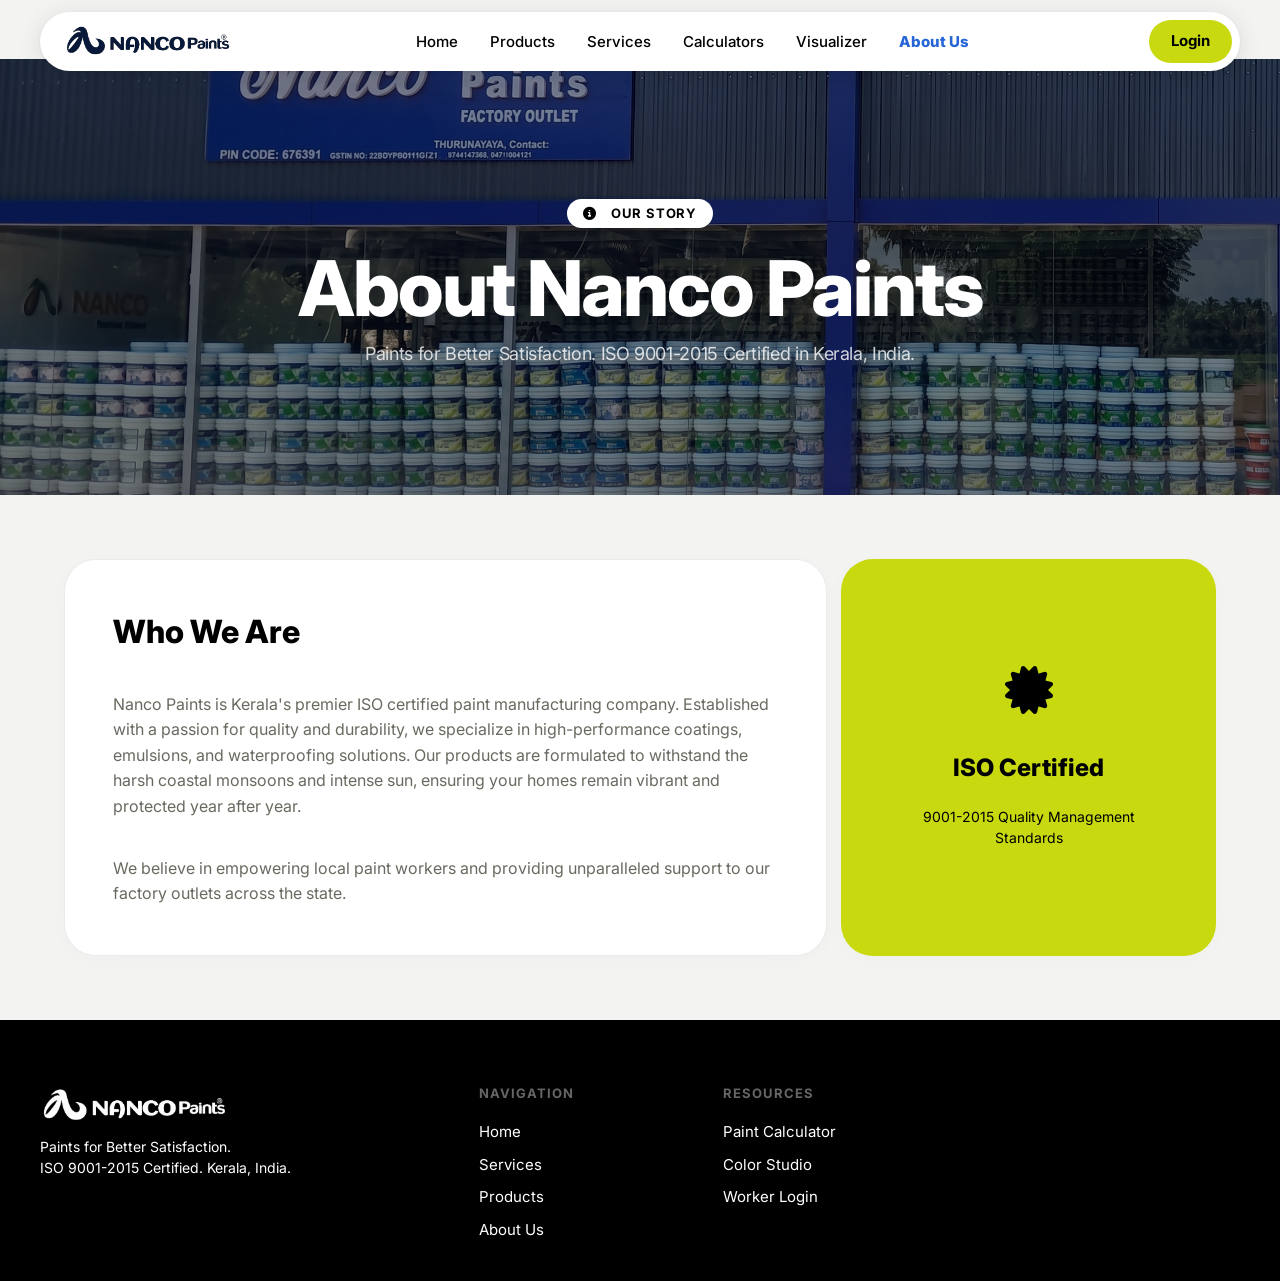
<file: about_us.html>
<!DOCTYPE html>
<html lang="en">
<head>
  <meta charset="UTF-8">
  <meta name="viewport" content="width=device-width, initial-scale=1.0">
  <title>About Us | Nanco Paints</title>
  
  <link rel="stylesheet" href="https://cdnjs.cloudflare.com/ajax/libs/font-awesome/6.5.0/css/all.min.css">
  <link href="https://fonts.googleapis.com/css2?family=Material+Symbols+Outlined" rel="stylesheet">
  <link rel="stylesheet" href="style.css">
</head>
<body>

  <!-- FLOATING NAV -->
  <nav class="nav-float" aria-label="Main navigation">
    <div class="nav-inner">
      <a class="nav-logo" href="index.html" id="nav-home-logo">
        <img src="light-logo.png" alt="Nanco Paints">
      </a>
      <ul class="nav-links" role="list">
        <li><a href="index.html" id="nav-home">Home</a></li>
        <li><a href="products.html" id="nav-products">Products</a></li>
        <li><a href="services.html" id="nav-services">Services</a></li>
        <li><a href="calculators.html" id="nav-calculators">Calculators</a></li>
        <li><a href="paint_visualizer.html" id="nav-visualizer">Visualizer</a></li>
        <li><a href="about_us.html" id="nav-about" style="font-weight: 800; color: var(--color-cobalt-band);">About Us</a></li>
      </ul>
      <div class="nav-right" style="display:flex;align-items:center;gap:12px;">
        <a class="nav-cta" href="login/login.php" id="nav-login-btn">Login</a>
      </div>
      <button class="nav-toggle" id="mobile-menu-btn" aria-label="Toggle menu" aria-expanded="false">
        <span></span><span></span><span></span>
      </button>
    </div>
  </nav>

  <!-- MOBILE NAV OVERLAY -->
  <div class="mobile-nav" id="mobile-nav" role="dialog" aria-label="Mobile menu">
    <a href="index.html" id="mnav-home">Home</a>
    <a href="products.html" id="mnav-products">Products</a>
    <a href="services.html" id="mnav-services">Services</a>
    <a href="calculators.html" id="mnav-calculators">Calculators</a>
    <a href="paint_visualizer.html" id="mnav-visualizer">Visualizer</a>
    <a href="about_us.html" id="mnav-about" style="color:var(--color-cobalt-band);font-weight:800;">About Us</a>
    <a href="login/login.php" id="mnav-login" style="background:var(--color-lime-spark);font-weight:700;">Login</a>
  </div>

  <main>
    <section class="band-cobalt" style="padding: 140px 24px 80px; text-align: center; background: linear-gradient(rgba(0, 0, 0, 0.4), rgba(0, 0, 0, 0.4)), url('outlet.png') no-repeat center center / cover;">
      <div class="section-inner">
        <span class="section-label" style="background:var(--color-white-plate); color:var(--color-ink-black); border-color:var(--color-ink-black);"><i class="fas fa-info-circle" style="margin-right:6px;"></i> Our Story</span>
        <h1 class="section-title" style="font-size: clamp(48px, 6vw, 80px); color:var(--color-white-plate); letter-spacing:-2px;">About Nanco Paints</h1>
        <p class="section-sub" style="color: rgba(255,255,255,0.8); text-align: center; margin-left: auto; margin-right: auto;">Paints for Better Satisfaction. ISO 9001-2015 Certified in Kerala, India.</p>
      </div>
    </section>

    <div style="max-width: var(--page-max-width); margin: 64px auto; padding: 0 24px;">
      <div class="bento-grid">
        <div class="bento-card span2" style="background: var(--color-white-plate); padding: 48px; border: 1px solid rgba(0,0,0,0.08); border-radius: var(--radius-cards);">
          <h2 style="font-size: 32px; font-weight: 800; margin-bottom: 24px; color: var(--color-ink-black);">Who We Are</h2>
          <p style="font-size: 16px; color: var(--color-sage-mute); line-height: 1.6; margin-bottom: 24px;">Nanco Paints is Kerala's premier ISO certified paint manufacturing company. Established with a passion for quality and durability, we specialize in high-performance coatings, emulsions, and waterproofing solutions. Our products are formulated to withstand the harsh coastal monsoons and intense sun, ensuring your homes remain vibrant and protected year after year.</p>
          <p style="font-size: 16px; color: var(--color-sage-mute); line-height: 1.6;">We believe in empowering local paint workers and providing unparalleled support to our factory outlets across the state.</p>
        </div>
        <div class="bento-card card-lime" style="padding: 48px; display: flex; flex-direction: column; justify-content: center; align-items: center; text-align: center;">
          <i class="fas fa-certificate" style="font-size: 48px; color: var(--color-ink-black); margin-bottom: 24px;"></i>
          <h3 style="font-size: 24px; font-weight: 800; color: var(--color-ink-black); margin-bottom: 8px;">ISO Certified</h3>
          <p style="font-size: 14px; color: var(--color-ink-black);">9001-2015 Quality Management Standards</p>
        </div>
      </div>
    </div>
  </main>

  <!-- FOOTER -->
  <footer class="footer-section" aria-label="Footer">
    <div class="footer-inner">
      <div>
        <div class="footer-brand-name">
          <img src="dark-logo.png" alt="Nanco Paints">
        </div>
        <p class="footer-tagline" id="footer-tagline" style="color:var(--color-white-plate);">Paints for Better Satisfaction.<br>ISO 9001-2015 Certified. Kerala, India.</p>
      </div>
      <div class="footer-col" style="color:var(--color-white-plate);">
        <h5 id="footer-nav-title" style="margin-bottom:16px;">Navigation</h5>
        <ul style="list-style:none; display:flex; flex-direction:column; gap:8px;">
          <li><a href="index.html" style="color:#fff;text-decoration:none;">Home</a></li>
          <li><a href="services.html" style="color:#fff;text-decoration:none;">Services</a></li>
          <li><a href="products.html" style="color:#fff;text-decoration:none;">Products</a></li>
          <li><a href="about_us.html" style="color:#fff;text-decoration:none;">About Us</a></li>
        </ul>
      </div>
      <div class="footer-col" style="color:var(--color-white-plate);">
        <h5 id="footer-res-title" style="margin-bottom:16px;">Resources</h5>
        <ul style="list-style:none; display:flex; flex-direction:column; gap:8px;">
          <li><a href="calculators.html" style="color:#fff;text-decoration:none;">Paint Calculator</a></li>
          <li><a href="paint_visualizer.html" style="color:#fff;text-decoration:none;">Color Studio</a></li>
          <li><a href="login/login.php" style="color:#fff;text-decoration:none;">Worker Login</a></li>
        </ul>
      </div>
    </div>
  </footer>

  <script>
    // Mobile nav toggle
    const btn = document.getElementById('mobile-menu-btn');
    const nav = document.getElementById('mobile-nav');
    if (btn && nav) {
      btn.addEventListener('click', () => {
        const isOpen = nav.classList.toggle('open');
        btn.setAttribute('aria-expanded', isOpen);
      });
      // Close on outside click
      document.addEventListener('click', (e) => {
        if (!btn.contains(e.target) && !nav.contains(e.target)) {
          nav.classList.remove('open');
          btn.setAttribute('aria-expanded', false);
        }
      });
    }
  </script>
</body>
</html>
</file>
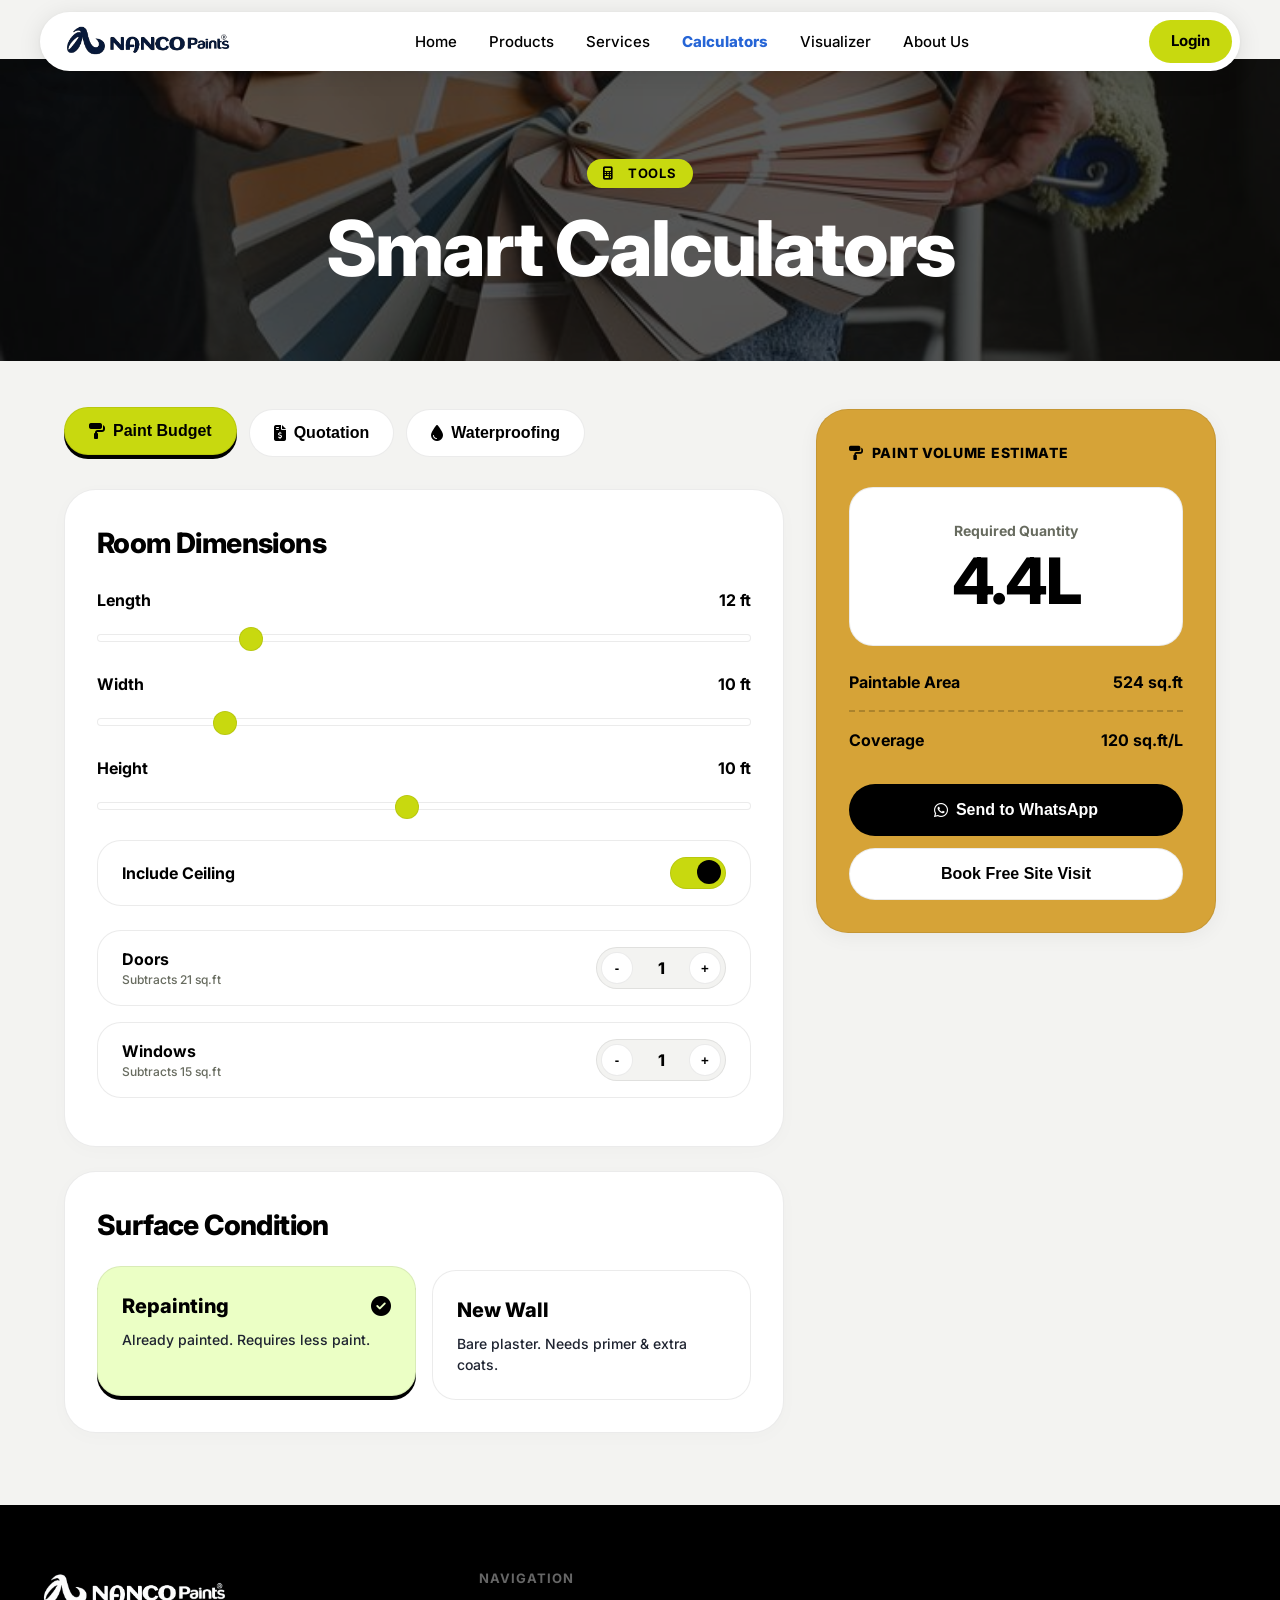
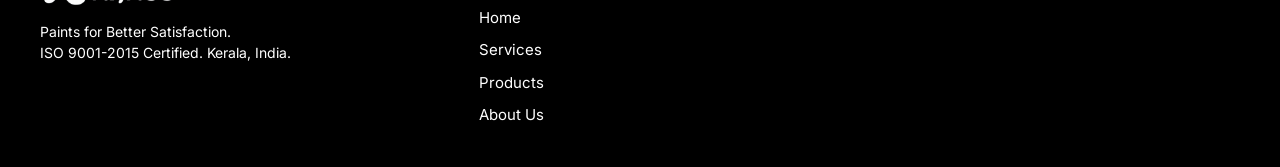
<file: calculators.html>
<!DOCTYPE html>
<html lang="en">
<head>
  <meta charset="UTF-8">
  <meta name="viewport" content="width=device-width, initial-scale=1.0">
  <title>Smart Calculators | Nanco Paints</title>
  <link rel="stylesheet" href="https://cdnjs.cloudflare.com/ajax/libs/font-awesome/6.5.0/css/all.min.css">
  <link rel="stylesheet" href="style.css">
  <style>
    .calc-container {
      max-width: var(--page-max-width);
      margin: 0 auto;
      padding: 48px 24px;
      display: grid;
      grid-template-columns: 1fr;
      gap: 32px;
    }
    @media(min-width: 900px) {
      .calc-container { grid-template-columns: 1.8fr 1fr; }
    }
    
    .calc-nav {
      display: flex;
      gap: 12px;
      margin-bottom: 32px;
      flex-wrap: wrap;
    }
    .calc-nav-btn {
      background: var(--color-white-plate);
      border: 1px solid rgba(0, 0, 0, 0.08);
      border-radius: var(--radius-buttons);
      padding: 14px 24px;
      font-size: 16px;
      font-weight: 700;
      color: var(--color-ink-black);
      transition: all 0.15s;
      display: flex;
      align-items: center;
      gap: 8px;
    }
    .calc-nav-btn:hover {
      background: var(--color-linen-canvas);
    }
    .calc-nav-btn.active {
      background: var(--color-lime-spark);
      transform: translateY(-2px);
      box-shadow: 0 4px 0 var(--color-ink-black);
    }

    .calc-card {
      background: var(--color-white-plate);
      border: 1px solid rgba(0, 0, 0, 0.08);
      border-radius: var(--radius-cards);
      padding: 32px;
      margin-bottom: 24px;
      box-shadow: 0 4px 20px rgba(0,0,0,0.02);
    }
    .calc-card h2 {
      font-size: 28px;
      font-weight: 800;
      letter-spacing: -0.6px;
      margin-bottom: 24px;
      display: flex;
      align-items: center;
      gap: 12px;
    }

    .range-wrap { margin-bottom: 24px; }
    .range-header {
      display: flex;
      justify-content: space-between;
      margin-bottom: 12px;
      font-weight: 700;
    }
    input[type=range] {
      -webkit-appearance: none;
      width: 100%;
      background: transparent;
    }
    input[type=range]::-webkit-slider-thumb {
      -webkit-appearance: none;
      height: 24px;
      width: 24px;
      border-radius: 50%;
      background: var(--color-lime-spark);
      cursor: pointer;
      margin-top: -8px;
      border: 1px solid rgba(0, 0, 0, 0.08);
    }
    input[type=range]::-webkit-slider-runnable-track {
      width: 100%;
      height: 8px;
      cursor: pointer;
      background: var(--color-white-plate);
      border-radius: 99px;
      border: 1px solid rgba(0, 0, 0, 0.08);
    }

    .pill-toggle {
      display: flex;
      align-items: center;
      justify-content: space-between;
      background: var(--color-white-plate);
      padding: 16px 24px;
      border-radius: 24px;
      border: 1px solid rgba(0, 0, 0, 0.08);
      margin-bottom: 24px;
      font-weight: 700;
    }
    
    .toggle-switch {
      width: 56px;
      height: 32px;
      background: var(--color-white-plate);
      border: 1px solid rgba(0, 0, 0, 0.08);
      border-radius: 99px;
      position: relative;
      cursor: pointer;
      transition: background 0.3s;
    }
    .toggle-switch.active { background: var(--color-lime-spark); }
    .toggle-thumb {
      width: 24px;
      height: 24px;
      background: var(--color-ink-black);
      border-radius: 50%;
      position: absolute;
      top: 2px;
      left: 2px;
      transition: transform 0.3s;
    }
    .toggle-switch.active .toggle-thumb { transform: translateX(24px); }

    .counter-row {
      display: flex;
      justify-content: space-between;
      align-items: center;
      background: var(--color-white-plate);
      border: 1px solid rgba(0, 0, 0, 0.08);
      border-radius: 24px;
      padding: 16px 24px;
      margin-bottom: 16px;
    }
    .counter-wrap {
      display: flex;
      align-items: center;
      gap: 16px;
      background: var(--color-linen-canvas);
      border: 1px solid rgba(0, 0, 0, 0.08);
      border-radius: 99px;
      padding: 4px;
    }
    .counter-btn {
      width: 32px;
      height: 32px;
      border-radius: 50%;
      background: var(--color-white-plate);
      border: 1px solid rgba(0, 0, 0, 0.08);
      font-weight: bold;
      display: flex;
      align-items: center;
      justify-content: center;
      cursor: pointer;
    }
    .counter-val { font-weight: 800; min-width: 24px; text-align: center; }

    .choice-grid {
      display: grid;
      grid-template-columns: 1fr;
      gap: 16px;
    }
    @media(min-width: 600px) { .choice-grid { grid-template-columns: 1fr 1fr; } }
    .choice-grid-3 { grid-template-columns: 1fr; }
    @media(min-width: 600px) { .choice-grid-3 { grid-template-columns: 1fr 1fr 1fr; } }
    .choice-grid-4 { grid-template-columns: 1fr 1fr; }
    @media(min-width: 600px) { .choice-grid-4 { grid-template-columns: 1fr 1fr 1fr 1fr; } }
    
    .choice-btn {
      background: var(--color-white-plate);
      border: 1px solid rgba(0, 0, 0, 0.08);
      border-radius: 24px;
      padding: 24px;
      text-align: left;
      transition: all 0.15s;
      cursor: pointer;
      position: relative;
    }
    .choice-btn:hover { transform: translateY(-2px); }
    .choice-btn.active {
      background: var(--color-leaf-wash);
      box-shadow: 0 4px 0 var(--color-ink-black);
      transform: translateY(-4px);
    }
    .choice-title {
      font-weight: 800;
      font-size: 20px;
      margin-bottom: 8px;
      display: flex;
      justify-content: space-between;
      align-items: center;
    }
    .choice-desc { font-size: 14px; color: var(--color-midnight-ink); font-weight: 500;}

    .result-panel {
      background: var(--color-mustard-pop);
      border: 1px solid rgba(0, 0, 0, 0.08);
      border-radius: var(--radius-cards);
      padding: 32px;
      position: sticky;
      top: 100px;
      box-shadow: 0 4px 20px rgba(0,0,0,0.05);
    }
    .result-title {
      font-size: 14px;
      text-transform: uppercase;
      font-weight: 800;
      letter-spacing: 0.05em;
      color: var(--color-ink-black);
      margin-bottom: 24px;
      display: flex;
      align-items: center;
      gap: 8px;
    }
    .result-value-wrap {
      background: var(--color-white-plate);
      border: 1px solid rgba(0, 0, 0, 0.08);
      border-radius: 24px;
      padding: 32px 24px;
      text-align: center;
      margin-bottom: 24px;
    }
    .result-value {
      font-size: 64px;
      font-weight: 800;
      letter-spacing: -2px;
      color: var(--color-ink-black);
      line-height: 1;
      margin-top: 8px;
    }
    .result-row {
      display: flex;
      justify-content: space-between;
      padding-bottom: 16px;
      margin-bottom: 16px;
      font-weight: 700;
      border-bottom: 2px dashed rgba(0,0,0,0.2);
    }
    .result-row:last-child { border-bottom: none; margin-bottom: 0; padding-bottom: 0; }

    .btn-action {
      background: var(--color-ink-black);
      color: var(--color-white-plate);
      border: 1px solid rgba(0, 0, 0, 0.08);
      border-radius: var(--radius-buttons);
      padding: 16px;
      font-size: 16px;
      font-weight: 800;
      width: 100%;
      display: flex;
      align-items: center;
      justify-content: center;
      gap: 8px;
      cursor: pointer;
      transition: transform 0.15s;
    }
    .btn-action:hover { transform: translateY(-2px); }
    .btn-action-ghost {
      background: var(--color-white-plate);
      color: var(--color-ink-black);
    }

    .hidden { display: none !important; }

    .modal-overlay {
      position: fixed;
      top: 0; left: 0; right: 0; bottom: 0;
      background: rgba(0,0,0,0.6);
      backdrop-filter: blur(4px);
      z-index: 1000;
      display: flex;
      align-items: center;
      justify-content: center;
      padding: 24px;
    }
    .modal-card {
      background: var(--color-white-plate);
      border: 1px solid rgba(0, 0, 0, 0.08);
      border-radius: var(--radius-cards);
      padding: 40px;
      width: 100%;
      max-width: 480px;
      position: relative;
    }
    .modal-close {
      position: absolute;
      top: 24px;
      right: 24px;
      background: none;
      border: none;
      font-size: 24px;
      cursor: pointer;
    }
    
    .manual-input {
      border: none;
      border-bottom: 2px solid rgba(0, 0, 0, 0.08);
      background: transparent;
      font-size: 24px;
      font-weight: 800;
      width: 100px;
      text-align: right;
      outline: none;
      padding: 4px;
    }
  </style>
</head>
<body>

  <!-- FLOATING NAV -->
  <nav class="nav-float" aria-label="Main navigation">
    <div class="nav-inner">
      <a class="nav-logo" href="index.html" id="nav-home-logo">
        <img src="light-logo.png" alt="Nanco Paints">
      </a>
      <ul class="nav-links" role="list">
        <li><a href="index.html" id="nav-home">Home</a></li>
        <li><a href="products.html" id="nav-products">Products</a></li>
        <li><a href="services.html" id="nav-services">Services</a></li>
        <li><a href="calculators.html" id="nav-calculators" style="font-weight: 800; color: var(--color-cobalt-band);">Calculators</a></li>
        <li><a href="paint_visualizer.html" id="nav-visualizer">Visualizer</a></li>
        <li><a href="about_us.html" id="nav-about">About Us</a></li>
      </ul>
      <div class="nav-right" style="display:flex;align-items:center;gap:12px;">
        <a class="nav-cta" href="login/login.php" id="nav-login-btn">Login</a>
      </div>
      <button class="nav-toggle" id="mobile-menu-btn" aria-label="Toggle menu" aria-expanded="false">
        <span></span><span></span><span></span>
      </button>
    </div>
  </nav>

  <!-- MOBILE NAV OVERLAY -->
  <div class="mobile-nav" id="mobile-nav" role="dialog" aria-label="Mobile menu">
    <a href="index.html" id="mnav-home">Home</a>
    <a href="products.html" id="mnav-products">Products</a>
    <a href="services.html" id="mnav-services">Services</a>
    <a href="calculators.html" id="mnav-calculators" style="color:var(--color-cobalt-band);font-weight:800;">Calculators</a>
    <a href="paint_visualizer.html" id="mnav-visualizer">Visualizer</a>
    <a href="about_us.html" id="mnav-about">About Us</a>
    <a href="login/login.php" id="mnav-login" style="background:var(--color-lime-spark);font-weight:700;">Login</a>
  </div>

  <main>
    <section class="band-cobalt" style="padding: 100px 24px 60px; text-align: center; background: linear-gradient(rgba(0, 0, 0, 0.65), rgba(0, 0, 0, 0.65)), url('calcbg.jpg') no-repeat center center / cover;">
      <div class="section-inner">
        <span class="section-label" style="background:var(--color-lime-spark); color:var(--color-ink-black); border-color:var(--color-ink-black);"><i class="fas fa-calculator" style="margin-right:6px;"></i> Tools</span>
        <h1 class="section-title" style="font-size: clamp(48px, 6vw, 80px); color:var(--color-white-plate); letter-spacing:-2px;">Smart Calculators</h1>
      </div>
    </section>

    <div class="calc-container">
      
      <!-- Left Column -->
      <div>
        <div class="calc-nav">
          <button class="calc-nav-btn active" id="nav-budget" onclick="setTab('budget')">
            <i class="fas fa-paint-roller"></i> Paint Budget
          </button>
          <button class="calc-nav-btn" id="nav-quotation" onclick="setTab('quotation')">
            <i class="fas fa-file-invoice-dollar"></i> Quotation
          </button>
          <button class="calc-nav-btn" id="nav-waterproofing" onclick="setTab('waterproofing')">
            <i class="fas fa-droplet"></i> Waterproofing
          </button>
        </div>

        <!-- TAB: BUDGET -->
        <div id="tab-budget">
          <div class="calc-card">
            <h2>Room Dimensions</h2>
            <div class="range-wrap">
              <div class="range-header"><span>Length</span> <span id="lbl-length">12 ft</span></div>
              <input type="range" min="1" max="50" value="12" oninput="updateBudget('length', this.value)">
            </div>
            <div class="range-wrap">
              <div class="range-header"><span>Width</span> <span id="lbl-width">10 ft</span></div>
              <input type="range" min="1" max="50" value="10" oninput="updateBudget('width', this.value)">
            </div>
            <div class="range-wrap">
              <div class="range-header"><span>Height</span> <span id="lbl-height">10 ft</span></div>
              <input type="range" min="1" max="20" value="10" oninput="updateBudget('height', this.value)">
            </div>

            <div class="pill-toggle" onclick="toggleCeiling()">
              <div>Include Ceiling</div>
              <div class="toggle-switch active" id="btn-ceiling"><div class="toggle-thumb" id="thumb-ceiling"></div></div>
            </div>

            <div class="counter-row">
              <div style="font-weight:700;">Doors <span style="display:block;font-size:12px;font-weight:500;color:var(--color-sage-mute)">Subtracts 21 sq.ft</span></div>
              <div class="counter-wrap">
                <button class="counter-btn" onclick="changeDoors(-1)">-</button>
                <span class="counter-val" id="lbl-doors">1</span>
                <button class="counter-btn" onclick="changeDoors(1)">+</button>
              </div>
            </div>
            <div class="counter-row">
              <div style="font-weight:700;">Windows <span style="display:block;font-size:12px;font-weight:500;color:var(--color-sage-mute)">Subtracts 15 sq.ft</span></div>
              <div class="counter-wrap">
                <button class="counter-btn" onclick="changeWindows(-1)">-</button>
                <span class="counter-val" id="lbl-windows">1</span>
                <button class="counter-btn" onclick="changeWindows(1)">+</button>
              </div>
            </div>
          </div>

          <div class="calc-card">
            <h2>Surface Condition</h2>
            <div class="choice-grid">
              <div class="choice-btn active" id="btn-cond-repaint" onclick="setCondition('repaint')">
                <div class="choice-title">Repainting <i class="fas fa-check-circle" id="icon-cond-repaint"></i></div>
                <div class="choice-desc">Already painted. Requires less paint.</div>
              </div>
              <div class="choice-btn" id="btn-cond-new" onclick="setCondition('new')">
                <div class="choice-title">New Wall <i class="fas fa-check-circle hidden" id="icon-cond-new"></i></div>
                <div class="choice-desc">Bare plaster. Needs primer & extra coats.</div>
              </div>
            </div>
          </div>
        </div>

        <!-- TAB: QUOTATION -->
        <div id="tab-quotation" class="hidden">
          <div class="calc-card">
            <h2>Area Inheritance</h2>
            <div class="choice-grid">
              <div class="choice-btn active" id="btn-area-calc" onclick="setAreaSource(true)">
                <div class="choice-title">Use Calculated</div>
                <div class="choice-desc" style="font-size:24px;font-weight:800;color:var(--color-ink-black);margin-top:8px;"><span class="out-budget-area">0</span> sq.ft</div>
              </div>
              <div class="choice-btn" id="btn-area-manual" onclick="setAreaSource(false)">
                <div class="choice-title">Enter Manually</div>
                <div style="margin-top:8px; display:flex; align-items:flex-end; gap:8px;">
                  <input type="number" id="input-manual-area" value="500" disabled oninput="updateManualArea(this.value)" class="manual-input">
                  <span style="font-weight:700;">sq.ft</span>
                </div>
              </div>
            </div>
          </div>

          <div class="calc-card">
            <h2>Paint Quality Tier</h2>
            <div class="choice-grid choice-grid-3">
              <div class="choice-btn" id="card-tier-economy" onclick="setTier('economy')">
                <div class="choice-title" style="font-size:18px;">Economy</div>
                <div style="font-weight:800; font-size:20px; margin-bottom:8px;">₹180<span style="font-size:12px;font-weight:500;">/L</span></div>
                <div class="choice-desc">Standard finish.</div>
              </div>
              <div class="choice-btn active" id="card-tier-premium" onclick="setTier('premium')">
                <div class="choice-title" style="font-size:18px;">Premium</div>
                <div style="font-weight:800; font-size:20px; margin-bottom:8px;">₹350<span style="font-size:12px;font-weight:500;">/L</span></div>
                <div class="choice-desc">Rich matte, anti-fungal.</div>
              </div>
              <div class="choice-btn" id="card-tier-luxury" onclick="setTier('luxury')">
                <div class="choice-title" style="font-size:18px;">Luxury</div>
                <div style="font-weight:800; font-size:20px; margin-bottom:8px;">₹650<span style="font-size:12px;font-weight:500;">/L</span></div>
                <div class="choice-desc">Teflon, ultra-smooth.</div>
              </div>
            </div>
          </div>

          <div class="calc-card">
            <div class="pill-toggle" onclick="toggleLabor()" style="margin-bottom:0;">
              <div>Include Professional Labor <span style="display:block;font-size:12px;font-weight:500;color:var(--color-sage-mute)">₹18/sq.ft</span></div>
              <div class="toggle-switch active" id="btn-labor"><div class="toggle-thumb" id="thumb-labor"></div></div>
            </div>
          </div>
        </div>

        <!-- TAB: WATERPROOFING -->
        <div id="tab-waterproofing" class="hidden">
          <div class="calc-card">
            <h2>Problem Area</h2>
            <div class="choice-grid choice-grid-4">
              <div class="choice-btn active" id="wp-area-terrace" onclick="setWpArea('terrace')" style="padding:16px;text-align:center;">
                <div class="choice-title" style="font-size:16px;justify-content:center;">Terrace</div>
              </div>
              <div class="choice-btn" id="wp-area-bathroom" onclick="setWpArea('bathroom')" style="padding:16px;text-align:center;">
                <div class="choice-title" style="font-size:16px;justify-content:center;">Bathroom</div>
              </div>
              <div class="choice-btn" id="wp-area-exterior" onclick="setWpArea('exterior')" style="padding:16px;text-align:center;">
                <div class="choice-title" style="font-size:16px;justify-content:center;">Exterior</div>
              </div>
              <div class="choice-btn" id="wp-area-basement" onclick="setWpArea('basement')" style="padding:16px;text-align:center;">
                <div class="choice-title" style="font-size:16px;justify-content:center;">Basement</div>
              </div>
            </div>
          </div>

          <div class="calc-card">
            <h2>Severity Level</h2>
            <div class="choice-grid">
              <div class="choice-btn active" id="wp-sev-prev" onclick="setWpSeverity('preventative')">
                <div class="choice-title">Preventative</div>
                <div class="choice-desc">Protective coat.</div>
              </div>
              <div class="choice-btn" id="wp-sev-active" onclick="setWpSeverity('active')">
                <div class="choice-title">Active Leaks</div>
                <div class="choice-desc">Heavy duty coating.</div>
              </div>
            </div>
          </div>

          <div class="calc-card">
            <h2>Dimensions</h2>
            <div class="range-wrap">
              <div class="range-header"><span>Length</span> <span id="lbl-wp-length">15 ft</span></div>
              <input type="range" min="1" max="100" value="15" oninput="updateWp('length', this.value)">
            </div>
            <div class="range-wrap">
              <div class="range-header"><span>Width</span> <span id="lbl-wp-width">20 ft</span></div>
              <input type="range" min="1" max="100" value="20" oninput="updateWp('width', this.value)">
            </div>
          </div>
        </div>

      </div>

      <!-- Right Column: Results -->
      <div>
        <div class="result-panel" id="receipt-panel">
          
          <div class="view-budget">
            <div class="result-title"><i class="fas fa-paint-roller"></i> Paint Volume Estimate</div>
            <div class="result-value-wrap">
              <div style="font-weight:700;font-size:14px;color:var(--color-sage-mute);">Required Quantity</div>
              <div class="result-value"><span class="out-budget-liters"></span>L</div>
            </div>
            <div class="result-row"><span>Paintable Area</span> <span><span class="out-budget-area"></span> sq.ft</span></div>
            <div class="result-row" style="border-bottom:none;"><span>Coverage</span> <span><span class="out-budget-coverage"></span> sq.ft/L</span></div>
          </div>

          <div class="view-quotation hidden">
            <div class="result-title"><i class="fas fa-file-invoice-dollar"></i> Project Estimate</div>
            <div class="result-value-wrap" style="background:var(--color-white-plate);">
              <div style="font-weight:700;font-size:14px;color:var(--color-ink-black);">Grand Total</div>
              <div class="result-value out-quote-grand" style="font-size:48px;"></div>
            </div>
            <div class="result-row"><span>Total Area</span> <span><span class="out-quote-area"></span> sq.ft</span></div>
            <div class="result-row"><span>Material Cost</span> <span class="out-quote-mat"></span></div>
            <div class="result-row out-quote-labor-row"><span>Labor Cost</span> <span class="out-quote-labor"></span></div>
          </div>

          <div class="view-waterproofing hidden">
            <div class="result-title"><i class="fas fa-droplet"></i> Treatment Cost</div>
            <div class="result-value-wrap" style="background:var(--color-white-plate);">
              <div style="font-weight:700;font-size:14px;color:var(--color-ink-black);">Est. Total</div>
              <div class="result-value out-wp-total" style="font-size:48px;"></div>
            </div>
            <div class="result-row"><span>Area</span> <span><span class="out-wp-area"></span> sq.ft</span></div>
            <div class="result-row" style="flex-direction:column;gap:8px;border-bottom:none;">
              <span>Recommended Product</span>
              <span class="out-wp-product" style="font-weight:800;color:var(--color-cobalt-band);"></span>
            </div>
          </div>

          <div style="margin-top:32px; display:flex; flex-direction:column; gap:12px;">
            <button class="btn-action" onclick="toggleModal('modal-lead', true)"><i class="fab fa-whatsapp"></i> Send to WhatsApp</button>
            <button class="btn-action btn-action-ghost" onclick="toggleModal('modal-lead', true)">Book Free Site Visit</button>
          </div>

        </div>
      </div>
    </div>
  </main>

  <!-- FOOTER -->
  <footer class="footer-section" aria-label="Footer">
    <div class="footer-inner">
      <div>
        <div class="footer-brand-name">
          <img src="dark-logo.png" alt="Nanco Paints">
        </div>
        <p class="footer-tagline" id="footer-tagline" style="color:var(--color-white-plate);">Paints for Better Satisfaction.<br>ISO 9001-2015 Certified. Kerala, India.</p>
      </div>
      <div class="footer-col" style="color:var(--color-white-plate);">
        <h5 id="footer-nav-title" style="margin-bottom:16px;">Navigation</h5>
        <ul style="list-style:none; display:flex; flex-direction:column; gap:8px;">
          <li><a href="index.html" style="color:#fff;text-decoration:none;">Home</a></li>
          <li><a href="services.html" style="color:#fff;text-decoration:none;">Services</a></li>
          <li><a href="products.html" style="color:#fff;text-decoration:none;">Products</a></li>
          <li><a href="about_us.html" style="color:#fff;text-decoration:none;">About Us</a></li>
        </ul>
      </div>
    </div>
  </footer>

  <!-- MODAL -->
  <div id="modal-lead" class="modal-overlay hidden">
    <div class="modal-card">
      <button class="modal-close" onclick="toggleModal('modal-lead', false)"><i class="fas fa-times"></i></button>
      <h2 style="font-size:28px;font-weight:800;margin-bottom:8px;">Get Your Estimate</h2>
      <p style="margin-bottom:24px;color:var(--color-sage-mute);">We'll send a detailed breakdown directly to your WhatsApp.</p>
      <form onsubmit="event.preventDefault(); alert('Sent!'); toggleModal('modal-lead', false);" style="display:flex;flex-direction:column;gap:16px;">
        <input type="text" required placeholder="Full Name" style="padding:16px; border:2px solid var(--color-ink-black); border-radius:12px; font-weight:700; font-family:inherit; font-size:16px;">
        <input type="tel" required placeholder="WhatsApp Number" style="padding:16px; border:2px solid var(--color-ink-black); border-radius:12px; font-weight:700; font-family:inherit; font-size:16px;">
        <button type="submit" class="btn-action" style="background:var(--color-lime-spark); color:var(--color-ink-black);">Send Estimate</button>
      </form>
    </div>
  </div>

  <script>
    // Mobile nav toggle
    const btn = document.getElementById('mobile-menu-btn');
    const nav = document.getElementById('mobile-nav');
    if (btn && nav) {
      btn.addEventListener('click', () => {
        const isOpen = nav.classList.toggle('open');
        btn.setAttribute('aria-expanded', isOpen);
      });
      // Close on outside click
      document.addEventListener('click', (e) => {
        if (!btn.contains(e.target) && !nav.contains(e.target)) {
          nav.classList.remove('open');
          btn.setAttribute('aria-expanded', false);
        }
      });
    }

    const COVERAGE_NEW_WALL = 70;
    const COVERAGE_REPAINT = 120;
    const DOOR_AREA = 21;
    const WINDOW_AREA = 15;
    const PAINT_TIERS = {
        economy: { name: 'Economy', price: 180 },
        premium: { name: 'Premium', price: 350 },
        luxury: { name: 'Luxury', price: 650 },
    };
    const LABOR_RATE = 18;
    const WP_RATES = {
        terrace: { name: 'Terrace/Roof', prev: 45, active: 85, productPrev: 'AquaStop Roof Protect', productActive: 'AquaStop Crack-Fill Pro' },
        bathroom: { name: 'Bathroom', prev: 65, active: 130, productPrev: 'BathSeal Standard', productActive: 'BathSeal Epoxy Max' },
        exterior: { name: 'Exterior Walls', prev: 35, active: 75, productPrev: 'WeatherShield Base', productActive: 'WeatherShield Armor' },
        basement: { name: 'Basement', prev: 110, active: 190, productPrev: 'DampBlock Sub-level', productActive: 'DampBlock Injection Resins' }
    };

    const state = {
        activeTab: 'budget',
        budget: { length: 12, width: 10, height: 10, includeCeiling: true, doors: 1, windows: 1, condition: 'repaint' },
        quotation: { useCalculatedArea: true, manualArea: 500, tier: 'premium', includeLabor: true },
        wp: { area: 'terrace', severity: 'preventative', length: 15, width: 20 }
    };

    const calc = {
        budget: { totalArea: 0, liters: 0, coverage: 0 },
        quote: { area: 0, liters: 0, materialCost: 0, laborCost: 0, grandTotal: 0 },
        wp: { areaSqFt: 0, totalCost: 0, product: '', rate: 0 }
    };

    function formatINR(value) {
        return new Intl.NumberFormat('en-IN', { style: 'currency', currency: 'INR', maximumFractionDigits: 0 }).format(value || 0);
    }

    function updateCalculations() {
        const wallArea = 2 * (state.budget.length + state.budget.width) * state.budget.height;
        const ceilingArea = state.budget.includeCeiling ? (state.budget.length * state.budget.width) : 0;
        const deductions = (state.budget.doors * DOOR_AREA) + (state.budget.windows * WINDOW_AREA);
        calc.budget.totalArea = Math.max(0, wallArea + ceilingArea - deductions);
        calc.budget.coverage = state.budget.condition === 'new' ? COVERAGE_NEW_WALL : COVERAGE_REPAINT;
        calc.budget.liters = calc.budget.totalArea > 0 ? (calc.budget.totalArea / calc.budget.coverage).toFixed(1) : "0.0";

        calc.quote.area = state.quotation.useCalculatedArea ? calc.budget.totalArea : state.quotation.manualArea;
        const qLiters = calc.quote.area > 0 ? (calc.quote.area / calc.budget.coverage) : 0;
        calc.quote.liters = qLiters.toFixed(1);
        calc.quote.materialCost = qLiters * PAINT_TIERS[state.quotation.tier].price;
        calc.quote.laborCost = state.quotation.includeLabor ? (calc.quote.area * LABOR_RATE) : 0;
        calc.quote.grandTotal = calc.quote.materialCost + calc.quote.laborCost;

        calc.wp.areaSqFt = state.wp.length * state.wp.width;
        const rateData = WP_RATES[state.wp.area];
        calc.wp.rate = state.wp.severity === 'preventative' ? rateData.prev : rateData.active;
        calc.wp.product = state.wp.severity === 'preventative' ? rateData.productPrev : rateData.productActive;
        calc.wp.totalCost = calc.wp.areaSqFt * calc.wp.rate;
    }

    function render() {
        document.querySelectorAll('.calc-nav-btn').forEach(b => b.classList.remove('active'));
        document.getElementById('nav-' + state.activeTab).classList.add('active');

        document.getElementById('tab-budget').classList.add('hidden');
        document.getElementById('tab-quotation').classList.add('hidden');
        document.getElementById('tab-waterproofing').classList.add('hidden');
        document.getElementById('tab-' + state.activeTab).classList.remove('hidden');

        document.querySelectorAll('.view-budget').forEach(el => state.activeTab === 'budget' ? el.classList.remove('hidden') : el.classList.add('hidden'));
        document.querySelectorAll('.view-quotation').forEach(el => state.activeTab === 'quotation' ? el.classList.remove('hidden') : el.classList.add('hidden'));
        document.querySelectorAll('.view-waterproofing').forEach(el => state.activeTab === 'waterproofing' ? el.classList.remove('hidden') : el.classList.add('hidden'));

        document.getElementById('lbl-length').innerText = state.budget.length + ' ft';
        document.getElementById('lbl-width').innerText = state.budget.width + ' ft';
        document.getElementById('lbl-height').innerText = state.budget.height + ' ft';
        document.getElementById('lbl-doors').innerText = state.budget.doors;
        document.getElementById('lbl-windows').innerText = state.budget.windows;
        
        document.querySelectorAll('.out-budget-area').forEach(el => el.innerText = calc.budget.totalArea);
        document.querySelectorAll('.out-budget-liters').forEach(el => el.innerText = calc.budget.liters);
        document.querySelectorAll('.out-budget-coverage').forEach(el => el.innerText = calc.budget.coverage);

        const btnCeiling = document.getElementById('btn-ceiling');
        if(state.budget.includeCeiling) btnCeiling.classList.add('active');
        else btnCeiling.classList.remove('active');

        document.getElementById('btn-cond-repaint').classList.toggle('active', state.budget.condition === 'repaint');
        document.getElementById('btn-cond-new').classList.toggle('active', state.budget.condition === 'new');
        document.getElementById('icon-cond-repaint').classList.toggle('hidden', state.budget.condition !== 'repaint');
        document.getElementById('icon-cond-new').classList.toggle('hidden', state.budget.condition !== 'new');

        document.querySelectorAll('.out-quote-area').forEach(el => el.innerText = calc.quote.area);
        document.querySelectorAll('.out-quote-mat').forEach(el => el.innerText = formatINR(calc.quote.materialCost));
        document.querySelectorAll('.out-quote-labor').forEach(el => el.innerText = formatINR(calc.quote.laborCost));
        document.querySelectorAll('.out-quote-grand').forEach(el => el.innerText = formatINR(calc.quote.grandTotal));
        document.querySelectorAll('.out-quote-labor-row').forEach(el => state.quotation.includeLabor ? el.classList.remove('hidden') : el.classList.add('hidden'));

        document.getElementById('btn-area-calc').classList.toggle('active', state.quotation.useCalculatedArea);
        document.getElementById('btn-area-manual').classList.toggle('active', !state.quotation.useCalculatedArea);
        document.getElementById('input-manual-area').disabled = state.quotation.useCalculatedArea;

        ['economy', 'premium', 'luxury'].forEach(t => {
            document.getElementById(`card-tier-${t}`).classList.toggle('active', state.quotation.tier === t);
        });

        const btnLabor = document.getElementById('btn-labor');
        if(state.quotation.includeLabor) btnLabor.classList.add('active');
        else btnLabor.classList.remove('active');

        document.getElementById('lbl-wp-length').innerText = state.wp.length + ' ft';
        document.getElementById('lbl-wp-width').innerText = state.wp.width + ' ft';
        document.querySelectorAll('.out-wp-area').forEach(el => el.innerText = calc.wp.areaSqFt);
        document.querySelectorAll('.out-wp-product').forEach(el => el.innerText = calc.wp.product);
        document.querySelectorAll('.out-wp-total').forEach(el => el.innerText = formatINR(calc.wp.totalCost));

        Object.keys(WP_RATES).forEach(a => {
            document.getElementById(`wp-area-${a}`).classList.toggle('active', state.wp.area === a);
        });

        document.getElementById('wp-sev-prev').classList.toggle('active', state.wp.severity === 'preventative');
        document.getElementById('wp-sev-active').classList.toggle('active', state.wp.severity === 'active');

        // Panel background color based on tab
        const panel = document.getElementById('receipt-panel');
        if(state.activeTab === 'budget') panel.style.background = 'var(--color-mustard-pop)';
        else if(state.activeTab === 'quotation') panel.style.background = 'var(--color-cobalt-band)';
        else panel.style.background = 'var(--color-forest-ink)';
        
        if (state.activeTab === 'quotation' || state.activeTab === 'waterproofing') {
          panel.style.color = '#fff';
          panel.querySelector('.result-title').style.color = '#fff';
          panel.querySelector('.result-value').style.color = 'var(--color-ink-black)';
        } else {
          panel.style.color = 'var(--color-ink-black)';
          panel.querySelector('.result-title').style.color = 'var(--color-ink-black)';
          panel.querySelector('.result-value').style.color = 'var(--color-ink-black)';
        }
    }

    function setTab(tabId) { state.activeTab = tabId; render(); }
    function updateBudget(key, val) { state.budget[key] = parseInt(val); updateCalculations(); render(); }
    function toggleCeiling() { state.budget.includeCeiling = !state.budget.includeCeiling; updateCalculations(); render(); }
    function changeDoors(delta) { state.budget.doors = Math.max(0, state.budget.doors + delta); updateCalculations(); render(); }
    function changeWindows(delta) { state.budget.windows = Math.max(0, state.budget.windows + delta); updateCalculations(); render(); }
    function setCondition(cond) { state.budget.condition = cond; updateCalculations(); render(); }
    function setAreaSource(useCalc) { state.quotation.useCalculatedArea = useCalc; updateCalculations(); render(); }
    function updateManualArea(val) { state.quotation.manualArea = parseInt(val) || 0; updateCalculations(); render(); }
    function setTier(t) { state.quotation.tier = t; updateCalculations(); render(); }
    function toggleLabor() { state.quotation.includeLabor = !state.quotation.includeLabor; updateCalculations(); render(); }
    function setWpArea(a) { state.wp.area = a; updateCalculations(); render(); }
    function setWpSeverity(s) { state.wp.severity = s; updateCalculations(); render(); }
    function updateWp(key, val) { state.wp[key] = parseInt(val); updateCalculations(); render(); }

    function toggleModal(modalId, show) {
        const el = document.getElementById(modalId);
        if(show) el.classList.remove('hidden');
        else el.classList.add('hidden');
    }

    window.addEventListener('DOMContentLoaded', () => {
        updateCalculations();
        render();
    });
  </script>
</body>
</html>
</file>
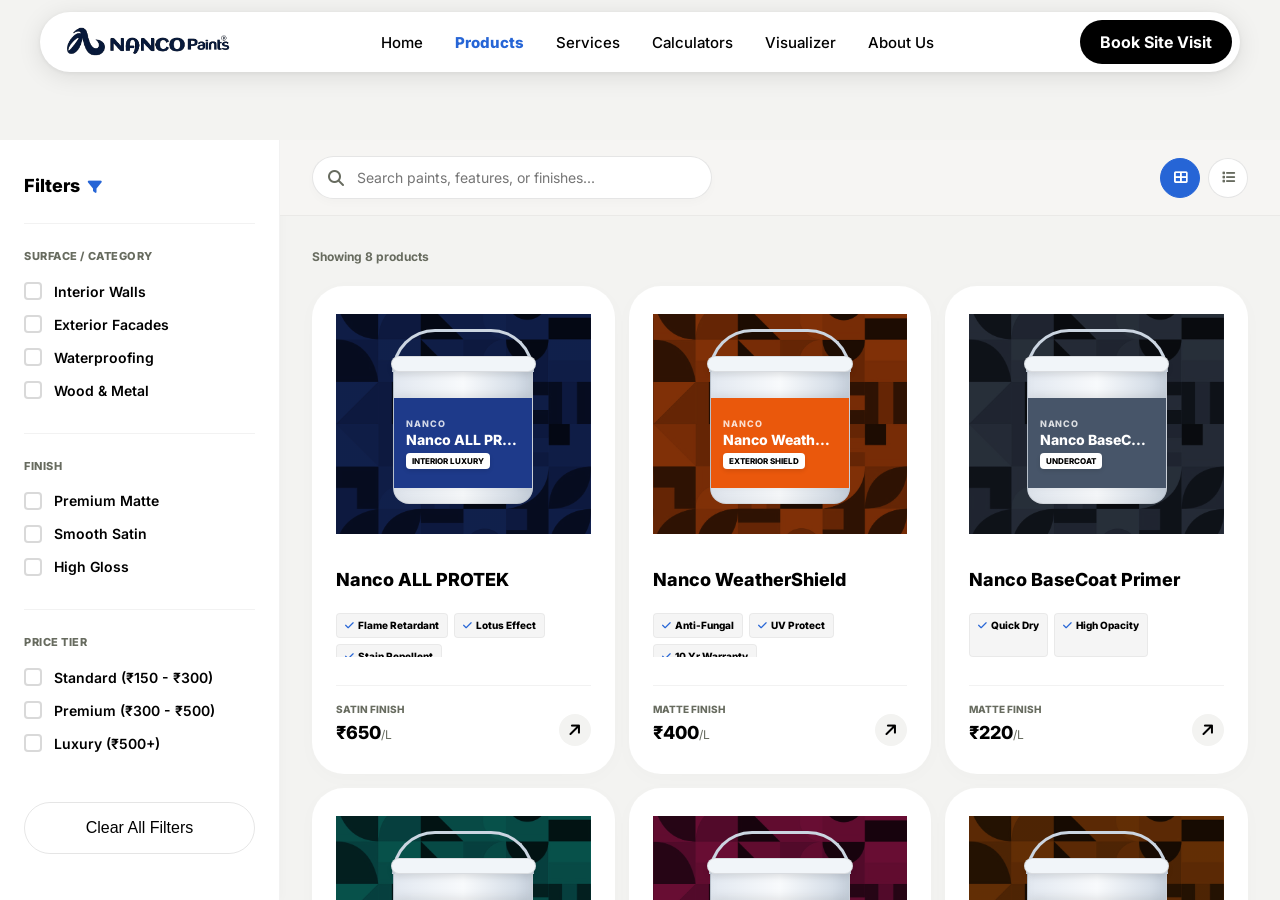
<file: products.html>
<!DOCTYPE html>
<html lang="en">
<head>
    <meta charset="UTF-8">
    <meta name="viewport" content="width=device-width, initial-scale=1.0">
    <title>Nanco Paints | Interactive Product Catalog</title>
    
    <link rel="stylesheet" href="https://cdnjs.cloudflare.com/ajax/libs/font-awesome/6.5.0/css/all.min.css">
    <link href="https://fonts.googleapis.com/css2?family=Material+Symbols+Outlined" rel="stylesheet">
    <link rel="stylesheet" href="style.css">
    
    <style>
        body { 
            background-color: var(--color-linen-canvas);
            overflow: hidden; /* We will manage scroll inside main content */
            display: flex;
            flex-direction: column;
            height: 100vh;
        }

        /* --- BUCKET VISUALIZER CSS --- */
        .bucket-container { position: relative; width: 140px; height: 160px; margin: 0 auto; }
        .bucket-body { 
            position: absolute; bottom: 0; width: 100%; height: 140px; background: linear-gradient(90deg, #e2e8f0 0%, #f8fafc 50%, #cbd5e1 100%); 
            border-radius: 4px 4px 16px 16px; border: 1px solid rgba(0,0,0,0.1); overflow: hidden; box-shadow: inset -5px -5px 15px rgba(0,0,0,0.05);
        }
        .bucket-lid { 
            position: absolute; top: 12px; left: -2%; width: 104%; height: 16px; background: #f1f5f9; 
            border-radius: 8px; border: 1px solid rgba(0,0,0,0.1); box-shadow: 0 4px 6px -1px rgba(0,0,0,0.1); z-index: 10;
        }
        .bucket-handle {
            position: absolute; top: -15px; left: 50%; transform: translateX(-50%); width: 142px; height: 43px;
            border: 3px solid #cbd5e1; border-bottom: none; border-radius: 100px 100px 0 0; z-index: 1;
        }
        .bucket-label {
            position: absolute; bottom: 15px; left: 0; width: 100%; height: 90px;
            display: flex; flex-direction: column; justify-content: center; padding: 0 12px; color: white;
            box-shadow: 0 -2px 10px rgba(0,0,0,0.1);
        }
        
        /* --- LAYOUT --- */
        .catalog-wrapper {
            display: flex;
            flex: 1;
            overflow: hidden;
            margin-top: 80px; /* offset for nav-float */
        }

        /* Sidebar Filters */
        .sidebar-filters {
            width: 280px;
            background: var(--color-white-plate);
            border-right: 1px solid rgba(0,0,0,0.05);
            padding: 32px 24px;
            overflow-y: auto;
            flex-shrink: 0;
            box-shadow: 2px 0 10px rgba(0,0,0,0.02);
            z-index: 10;
        }
        
        @media (max-width: 900px) {
            .sidebar-filters { display: none; }
        }

        .filter-section {
            margin-bottom: 32px;
            border-top: 1px solid rgba(0,0,0,0.05);
            padding-top: 24px;
        }
        .filter-section:first-child {
            border-top: none;
            padding-top: 0;
        }
        .filter-title {
            font-size: 11px;
            font-weight: 800;
            text-transform: uppercase;
            letter-spacing: 0.05em;
            color: var(--color-sage-mute);
            margin-bottom: 16px;
        }
        
        .filter-label {
            display: flex;
            align-items: center;
            gap: 12px;
            font-size: 14px;
            font-weight: 600;
            color: var(--color-ink-black);
            margin-bottom: 12px;
            cursor: pointer;
            transition: color 0.2s;
        }
        .filter-label:hover {
            color: var(--color-cobalt-band);
        }
        .filter-checkbox {
            appearance: none;
            width: 18px;
            height: 18px;
            border-radius: 4px;
            border: 2px solid rgba(0,0,0,0.15);
            outline: none;
            cursor: pointer;
            position: relative;
            background: #fff;
            transition: all 0.2s;
        }
        .filter-checkbox:checked {
            background: var(--color-cobalt-band);
            border-color: var(--color-cobalt-band);
        }
        .filter-checkbox:checked::after {
            content: '\f00c';
            font-family: "Font Awesome 6 Free";
            font-weight: 900;
            color: #fff;
            font-size: 10px;
            position: absolute;
            top: 50%; left: 50%;
            transform: translate(-50%, -50%);
        }

        /* Main Content Area */
        .main-catalog {
            flex: 1;
            overflow-y: auto;
            position: relative;
        }

        /* Sticky Top Bar */
        .catalog-topbar {
            position: sticky;
            top: 0;
            background: rgba(247, 246, 243, 0.9); /* linen-canvas */
            backdrop-filter: blur(12px);
            padding: 16px 32px;
            z-index: 30;
            display: flex;
            justify-content: space-between;
            align-items: center;
            border-bottom: 1px solid rgba(0,0,0,0.05);
        }

        .search-wrapper {
            position: relative;
            width: 100%;
            max-width: 400px;
        }
        .search-input {
            width: 100%;
            padding: 12px 20px;
            padding-left: 44px;
            border-radius: 99px;
            border: 1px solid rgba(0,0,0,0.1);
            background: var(--color-white-plate);
            font-family: var(--font-primary);
            font-size: 14px;
            outline: none;
            transition: all 0.2s;
            box-shadow: 0 4px 10px rgba(0,0,0,0.02);
        }
        .search-input:focus {
            border-color: var(--color-cobalt-band);
            box-shadow: 0 4px 15px rgba(0,0,0,0.05);
        }
        .search-icon {
            position: absolute;
            left: 16px;
            top: 50%;
            transform: translateY(-50%);
            color: var(--color-sage-mute);
        }

        .view-toggles {
            display: flex;
            gap: 8px;
        }
        .view-btn {
            width: 40px;
            height: 40px;
            border-radius: var(--radius-buttons);
            border: 1px solid rgba(0,0,0,0.1);
            background: var(--color-white-plate);
            color: var(--color-sage-mute);
            display: flex;
            align-items: center;
            justify-content: center;
            cursor: pointer;
            transition: all 0.2s;
        }
        .view-btn.active {
            background: var(--color-cobalt-band);
            color: #fff;
            border-color: var(--color-cobalt-band);
        }
        .view-btn:not(.active):hover {
            color: var(--color-cobalt-band);
            background: rgba(0,0,0,0.02);
        }

        /* Product Container Adjustments */
        .products-pad {
            padding: 32px;
        }
        
        /* Modals */
        .modal-backdrop {
            position: fixed;
            inset: 0;
            background: rgba(11, 23, 44, 0.7);
            backdrop-filter: blur(8px);
            z-index: 1000;
            display: none;
            align-items: center;
            justify-content: center;
            opacity: 0;
            transition: opacity 0.3s ease;
        }
        .modal-content {
            background: var(--color-white-plate);
            border-radius: var(--radius-cards);
            width: 100%;
            max-width: 900px;
            max-height: 90vh;
            display: flex;
            flex-direction: column;
            overflow: hidden;
            box-shadow: 0 30px 60px rgba(0,0,0,0.15);
            transform: scale(0.95);
            transition: transform 0.3s ease;
            position: relative;
        }
        .modal-close {
            position: absolute;
            top: 16px;
            right: 16px;
            width: 36px;
            height: 36px;
            background: var(--color-linen-canvas);
            border: none;
            border-radius: 50%;
            display: flex;
            align-items: center;
            justify-content: center;
            color: var(--color-ink-black);
            cursor: pointer;
            z-index: 50;
            transition: transform 0.2s;
        }
        .modal-close:hover {
            transform: scale(1.1);
            background: var(--color-cobalt-band);
            color: #fff;
        }

        .pdp-grid {
            display: flex;
            flex: 1;
            overflow-y: auto;
        }
        @media (max-width: 768px) {
            .pdp-grid { flex-direction: column; }
        }
        
        .pdp-visual {
            width: 40%;
            background: var(--color-linen-canvas);
            display: flex;
            align-items: center;
            justify-content: center;
            padding: 40px;
            border-right: 1px solid rgba(0,0,0,0.05);
        }
        @media (max-width: 768px) {
            .pdp-visual { width: 100%; border-right: none; border-bottom: 1px solid rgba(0,0,0,0.05); }
        }
        
        .pdp-details {
            width: 60%;
            padding: 40px;
            display: flex;
            flex-direction: column;
        }
        @media (max-width: 768px) {
            .pdp-details { width: 100%; }
        }

        .feature-badge {
            background: rgba(0,0,0,0.04);
            color: var(--color-ink-black);
            font-size: 10px;
            font-weight: 800;
            padding: 4px 8px;
            border-radius: 4px;
            border: 1px solid rgba(0,0,0,0.05);
            white-space: nowrap;
        }

        /* Small layout adjustments for cards */
        .product-card {
            display: flex;
            flex-direction: column;
            cursor: pointer;
            transition: transform 0.2s, box-shadow 0.2s;
            background: var(--color-white-plate);
        }
        .product-card:hover {
            transform: translateY(-4px);
            box-shadow: 0 15px 35px rgba(0,0,0,0.08);
        }
        
        .product-card.list-view {
            flex-direction: row;
            align-items: center;
            gap: 24px;
        }
        .product-card.list-view .bucket-wrapper {
            height: 120px;
            width: 140px;
            transform: scale(0.7);
            margin-bottom: 0;
            background: var(--color-linen-canvas);
            border-radius: 12px;
        }
    </style>
</head>
<body>

    <!-- FLOATING NAV -->
    <nav class="nav-float" aria-label="Main navigation">
        <div class="nav-inner">
            <a class="nav-logo" href="index.html">
                <img src="light-logo.png" alt="Nanco Paints">
            </a>
            <ul class="nav-links" role="list">
                <li><a href="index.html" id="nav-home">Home</a></li>
                <li><a href="products.html" id="nav-products" style="font-weight:800; color:var(--color-cobalt-band);">Products</a></li>
                <li><a href="services.html" id="nav-services">Services</a></li>
                <li><a href="calculators.html" id="nav-calculators">Calculators</a></li>
                <li><a href="paint_visualizer.html" id="nav-visualizer">Visualizer</a></li>
                <li><a href="about_us.html" id="nav-about">About Us</a></li>
            </ul>
            <div class="nav-right">
                <a class="btn-primary" href="#" style="border:none; padding: 10px 20px;">Book Site Visit</a>
            </div>
        </div>
    </nav>

    <!-- CATALOG LAYOUT -->
    <div class="catalog-wrapper">
        
        <!-- SIDEBAR FILTERS -->
        <aside class="sidebar-filters">
            <div style="display:flex; justify-content:space-between; align-items:center; margin-bottom:24px;">
                <h2 style="font-size:18px; font-weight:800; color:var(--color-ink-black);">Filters <i class="fas fa-filter" style="color:var(--color-cobalt-band); font-size:14px; margin-left:4px;"></i></h2>
            </div>
            
            <!-- Category Filter -->
            <div class="filter-section">
                <h3 class="filter-title">Surface / Category</h3>
                <label class="filter-label">
                    <input type="checkbox" class="filter-checkbox filter-category" value="interior"> Interior Walls
                </label>
                <label class="filter-label">
                    <input type="checkbox" class="filter-checkbox filter-category" value="exterior"> Exterior Facades
                </label>
                <label class="filter-label">
                    <input type="checkbox" class="filter-checkbox filter-category" value="waterproofing"> Waterproofing
                </label>
                <label class="filter-label">
                    <input type="checkbox" class="filter-checkbox filter-category" value="wood"> Wood & Metal
                </label>
            </div>

            <!-- Finish Filter -->
            <div class="filter-section">
                <h3 class="filter-title">Finish</h3>
                <label class="filter-label">
                    <input type="checkbox" class="filter-checkbox filter-finish" value="matte"> Premium Matte
                </label>
                <label class="filter-label">
                    <input type="checkbox" class="filter-checkbox filter-finish" value="satin"> Smooth Satin
                </label>
                <label class="filter-label">
                    <input type="checkbox" class="filter-checkbox filter-finish" value="gloss"> High Gloss
                </label>
            </div>

            <!-- Price Tier Filter -->
            <div class="filter-section">
                <h3 class="filter-title">Price Tier</h3>
                <label class="filter-label">
                    <input type="checkbox" class="filter-checkbox filter-price" value="standard"> Standard (₹150 - ₹300)
                </label>
                <label class="filter-label">
                    <input type="checkbox" class="filter-checkbox filter-price" value="premium"> Premium (₹300 - ₹500)
                </label>
                <label class="filter-label">
                    <input type="checkbox" class="filter-checkbox filter-price" value="luxury"> Luxury (₹500+)
                </label>
            </div>
            
            <button onclick="clearFilters()" class="btn-ghost" style="width: 100%; border-color: rgba(0,0,0,0.1); margin-top: 16px;">Clear All Filters</button>
        </aside>

        <!-- MAIN PRODUCT AREA -->
        <main class="main-catalog">
            
            <!-- Sticky Search Topbar -->
            <div class="catalog-topbar">
                <div class="search-wrapper">
                    <input type="text" id="search-input" placeholder="Search paints, features, or finishes..." class="search-input">
                    <i class="fas fa-search search-icon"></i>
                </div>
                <div class="view-toggles">
                    <button onclick="setGridMode('grid')" id="btn-grid" class="view-btn active"><i class="fas fa-th-large"></i></button>
                    <button onclick="setGridMode('list')" id="btn-list" class="view-btn"><i class="fas fa-list"></i></button>
                </div>
            </div>

            <!-- Products Grid -->
            <div class="products-pad">
                <div id="product-count" style="font-size:12px; font-weight:700; color:var(--color-sage-mute); margin-bottom: 20px;">Showing all products...</div>
                
                <div id="product-grid" class="bento-grid" style="grid-template-columns: repeat(auto-fill, minmax(300px, 1fr));">
                    <!-- Products dynamically injected via JS -->
                </div>

                <!-- Banner: Download Catalog -->
                <div class="bento-card card-cobalt" style="margin-top: 40px; display: flex; justify-content: space-between; align-items: center; padding: 40px; flex-wrap: wrap; gap: 24px;">
                    <div>
                        <span class="section-label" style="background: var(--color-lime-spark); color: var(--color-ink-black); border:none;">Free Resources</span>
                        <h2 class="bento-card-title" style="color: #fff; font-size: 28px; margin-top: 16px;">Download the 2026 Inspiration Lookbook</h2>
                        <p class="bento-card-desc" style="color: rgba(255,255,255,0.7); max-width: 500px;">Get access to 50+ pages of curated colors, interior trends, and expert tips.</p>
                    </div>
                    <button onclick="openLeadModal()" class="btn-primary" style="background: var(--color-lime-spark); color: var(--color-ink-black); border:none; padding: 16px 28px; font-size: 16px;">
                        <i class="fas fa-file-pdf" style="margin-right:8px;"></i> Unlock PDF Catalog
                    </button>
                </div>
            </div>

        </main>
    </div>

    <!-- ========================================== -->
    <!-- MODALS -->
    <!-- ========================================== -->

    <!-- Product Detail Modal (PDP) -->
    <div id="pdp-modal" class="modal-backdrop">
        <div class="modal-content" id="pdp-content">
            <button onclick="closeModal('pdp-modal')" class="modal-close"><i class="fas fa-times"></i></button>
            
            <div class="pdp-grid">
                <!-- Left Visual -->
                <div class="pdp-visual">
                    <div id="pdp-bucket-container" style="transform: scale(1.4);"></div>
                </div>
                
                <!-- Right Details -->
                <div class="pdp-details">
                    <div id="pdp-badges" style="display:flex; gap:8px; margin-bottom: 12px; flex-wrap: wrap;"></div>
                    <h2 id="pdp-name" style="font-size: 28px; font-weight: 800; color: var(--color-ink-black); margin-bottom: 8px;">Product Name</h2>
                    
                    <div style="display:flex; align-items:center; gap:8px; margin-bottom: 20px;">
                        <div style="color: #eab308; font-size: 12px;">
                            <i class="fas fa-star"></i><i class="fas fa-star"></i><i class="fas fa-star"></i><i class="fas fa-star"></i><i class="fas fa-star-half-alt"></i>
                        </div>
                        <span style="font-size: 12px; font-weight: 700; color: var(--color-cobalt-band); text-decoration: underline; cursor: pointer;">128 Verified Reviews</span>
                    </div>

                    <p id="pdp-desc" style="font-size: 14px; color: var(--color-sage-mute); line-height: 1.6; margin-bottom: 32px;">High-performance luxury emulsion providing a smooth finish. Perfect for high-traffic areas.</p>

                    <div style="display: grid; grid-template-columns: repeat(3, 1fr); gap: 16px; margin-bottom: 32px;">
                        <div style="background: var(--color-linen-canvas); padding: 16px; border-radius: var(--radius-smallelements); border: 1px solid rgba(0,0,0,0.05); text-align: center;">
                            <i class="fas fa-tint" style="color: var(--color-cobalt-band); font-size: 18px; margin-bottom: 8px;"></i>
                            <div id="pdp-finish" style="font-size: 12px; font-weight: 800; text-transform: uppercase;">Matte</div>
                            <div style="font-size: 10px; color: var(--color-sage-mute); font-weight: 700;">FINISH</div>
                        </div>
                        <div style="background: var(--color-linen-canvas); padding: 16px; border-radius: var(--radius-smallelements); border: 1px solid rgba(0,0,0,0.05); text-align: center;">
                            <i class="fas fa-tag" style="color: #16a34a; font-size: 18px; margin-bottom: 8px;"></i>
                            <div id="pdp-price" style="font-size: 12px; font-weight: 800; text-transform: uppercase;">Premium</div>
                            <div style="font-size: 10px; color: var(--color-sage-mute); font-weight: 700;">CATEGORY</div>
                        </div>
                        <div style="background: var(--color-linen-canvas); padding: 16px; border-radius: var(--radius-smallelements); border: 1px solid rgba(0,0,0,0.05); text-align: center;">
                            <i class="fas fa-shield-alt" style="color: #9333ea; font-size: 18px; margin-bottom: 8px;"></i>
                            <div style="font-size: 12px; font-weight: 800; text-transform: uppercase;">6 Years</div>
                            <div style="font-size: 10px; color: var(--color-sage-mute); font-weight: 700;">WARRANTY</div>
                        </div>
                    </div>

                    <!-- Coverage Estimator -->
                    <div style="background: var(--color-linen-canvas); padding: 24px; border-radius: var(--radius-cards); border: 1px solid rgba(0,0,0,0.05); margin-top: auto;">
                        <h4 style="font-size: 14px; font-weight: 800; color: var(--color-ink-black); margin-bottom: 4px; display:flex; align-items:center; gap:8px;">
                            <i class="fas fa-calculator" style="color: var(--color-cobalt-band);"></i> Quick Coverage Estimator
                        </h4>
                        <p style="font-size: 12px; color: var(--color-sage-mute); margin-bottom: 16px;">Enter your wall size to estimate paint requirement.</p>
                        <div style="display: flex; gap: 12px; align-items: center;">
                            <input type="number" id="est-sqft" placeholder="Total Sq.Ft" style="width: 100px; padding: 10px 14px; border-radius: var(--radius-inputs); border: 1px solid rgba(0,0,0,0.1); font-family: var(--font-primary); font-size: 14px; outline:none;">
                            <button onclick="calculateCoverage()" class="btn-primary" style="padding: 10px 16px; font-size: 12px;">Calculate</button>
                            <div style="margin-left: auto; text-align: right;">
                                <span style="font-size: 10px; font-weight: 800; color: var(--color-sage-mute); text-transform: uppercase; display:block;">You need:</span>
                                <span id="est-result" style="font-size: 20px; font-weight: 800; color: var(--color-ink-black);">-- L</span>
                            </div>
                        </div>
                    </div>
                </div>
            </div>
            
            <!-- Bottom Actions -->
            <div style="background: var(--color-white-plate); padding: 20px 40px; border-top: 1px solid rgba(0,0,0,0.05); display: flex; justify-content: space-between; align-items: center;">
                <div>
                    <span style="font-size: 12px; color: var(--color-sage-mute); font-weight: 700; display:block;">Starting from</span>
                    <span id="pdp-price-val" style="font-size: 24px; font-weight: 800; color: var(--color-ink-black);">₹450<span style="font-size: 14px; font-weight: 400; color: var(--color-sage-mute);"> / Liter</span></span>
                </div>
                <div style="display:flex; gap: 12px;">
                    <button class="btn-ghost" style="border-color: rgba(0,0,0,0.15);">View Shades</button>
                    <button class="btn-primary" style="background: var(--color-ink-black); border-color: var(--color-ink-black); color: #fff;">Buy Now</button>
                </div>
            </div>
        </div>
    </div>

    <!-- Gated Content Lead Modal -->
    <div id="lead-modal" class="modal-backdrop">
        <div class="modal-content" id="lead-content" style="max-width: 440px; border-radius: var(--radius-cards);">
            <div style="background: var(--color-cobalt-deep); padding: 32px 24px; text-align: center; position: relative;">
                <button onclick="closeModal('lead-modal')" style="position: absolute; top: 16px; right: 16px; background: rgba(255,255,255,0.1); border:none; color:#fff; width:30px; height:30px; border-radius:50%; cursor:pointer;"><i class="fas fa-times"></i></button>
                <div style="width: 60px; height: 60px; background: rgba(255,255,255,0.1); border-radius: 50%; display: flex; align-items: center; justify-content: center; margin: 0 auto 16px; font-size: 24px; color: var(--color-lime-spark);">
                    <i class="fas fa-unlock-alt"></i>
                </div>
                <h3 style="font-size: 22px; font-weight: 800; color: #fff; margin-bottom: 6px;">Unlock Inspiration</h3>
                <p style="font-size: 13px; color: rgba(255,255,255,0.7);">Enter your details to instantly download the 2026 Lookbook.</p>
            </div>
            <div style="padding: 32px 24px;">
                <form id="lead-form" style="display:flex; flex-direction:column; gap:16px;">
                    <div>
                        <label style="font-size: 11px; font-weight: 800; text-transform: uppercase; color: var(--color-sage-mute); margin-bottom:6px; display:block;">Full Name</label>
                        <input type="text" required style="width: 100%; padding: 12px 16px; border-radius: var(--radius-inputs); border: 1px solid rgba(0,0,0,0.1); background: var(--color-linen-canvas); outline:none; font-family:var(--font-primary); font-size: 14px;">
                    </div>
                    <div>
                        <label style="font-size: 11px; font-weight: 800; text-transform: uppercase; color: var(--color-sage-mute); margin-bottom:6px; display:block;">WhatsApp Number</label>
                        <input type="tel" required style="width: 100%; padding: 12px 16px; border-radius: var(--radius-inputs); border: 1px solid rgba(0,0,0,0.1); background: var(--color-linen-canvas); outline:none; font-family:var(--font-primary); font-size: 14px;">
                    </div>
                    <button type="submit" class="btn-primary" style="width: 100%; padding: 14px; font-size: 14px; margin-top: 8px;">Download PDF Now</button>
                    <p style="font-size: 10px; text-align: center; color: var(--color-sage-mute); margin-top: 8px;">By downloading, you agree to receive home interior tips via WhatsApp.</p>
                </form>
            </div>
        </div>
    </div>

    <!-- Logic Script -->
    <script>
        // --- 1. MOCK DATABASE ---
        const products = [
            { id: 1, name: "Nanco ALL PROTEK", category: "interior", finish: "satin", price: "luxury", priceVal: 650, features: ["Flame Retardant", "Lotus Effect", "Stain Repellent"], color: "#1e3a8a", label: "Interior Luxury", desc: "Advanced Lotus Effect Technology ensures walls remain stain-free and water-repellent." },
            { id: 2, name: "Nanco WeatherShield", category: "exterior", finish: "matte", price: "premium", priceVal: 400, features: ["Anti-Fungal", "UV Protect", "10 Yr Warranty"], color: "#ea580c", label: "Exterior Shield", desc: "Tough exterior emulsion designed to withstand extreme sunlight and heavy monsoons." },
            { id: 3, name: "Nanco BaseCoat Primer", category: "interior", finish: "matte", price: "standard", priceVal: 220, features: ["Quick Dry", "High Opacity"], color: "#475569", label: "Undercoat", desc: "Perfect foundational layer ensuring top-coats adhere better and colors pop brighter." },
            { id: 4, name: "Nanco AquaStop Roof", category: "waterproofing", finish: "matte", price: "premium", priceVal: 450, features: ["Waterproof", "Crack Seal", "Cool Roof"], color: "#0d9488", label: "Waterproofing", desc: "Heavy-duty elastomeric coating that seals cracks up to 2mm and cools building interiors." },
            { id: 5, name: "Nanco Royale Silk", category: "interior", finish: "gloss", price: "luxury", priceVal: 750, features: ["Teflon Surface", "Low VOC", "Odorless"], color: "#be185d", label: "Interior Silk", desc: "The ultimate luxury finish. Gives walls a rich, smooth, and highly washable glossy sheen." },
            { id: 6, name: "Nanco WoodCare PRO", category: "wood", finish: "gloss", price: "standard", priceVal: 300, features: ["Termite Proof", "Clear Finish"], color: "#b45309", label: "Wood Finish", desc: "Transparent polyurethane coat that protects wooden furniture while enhancing natural grain." },
            { id: 7, name: "Nanco EcoMatte", category: "interior", finish: "matte", price: "standard", priceVal: 180, features: ["Zero VOC", "Budget Friendly"], color: "#65a30d", label: "Eco Interior", desc: "A great standard choice for fast renovations with zero toxic emissions." },
            { id: 8, name: "Nanco Metallic Rust", category: "wood", finish: "satin", price: "luxury", priceVal: 800, features: ["Texture", "Anti-Rust"], color: "#9f1239", label: "Metal/Texture", desc: "Create a modern, industrial rusted-metal look on any surface with this specialty paint." }
        ];

        // --- 2. CSS BUCKET GENERATOR ---
        function generateBucketHTML(product) {
            return `
                <div class="bucket-container">
                    <div class="bucket-handle"></div>
                    <div class="bucket-lid"></div>
                    <div class="bucket-body">
                        <div class="bucket-label" style="background-color: ${product.color};">
                            <span style="font-size:9px; font-weight:800; text-transform:uppercase; opacity:0.8; letter-spacing:0.1em;">Nanco</span>
                            <span style="font-size:14px; font-weight:800; line-height:1.1; margin-top:2px; display:block; white-space:nowrap; overflow:hidden; text-overflow:ellipsis;">${product.name}</span>
                            <div style="margin-top:6px; display:flex; gap:4px; flex-wrap:wrap;">
                                <span style="font-size:8px; background:#fff; color:var(--color-ink-black); padding:2px 6px; border-radius:4px; font-weight:800; text-transform:uppercase; box-shadow:0 2px 4px rgba(0,0,0,0.1);">${product.label}</span>
                            </div>
                        </div>
                    </div>
                </div>
            `;
        }

        // --- 3. RENDERING & FILTERING LOGIC ---
        let currentView = 'grid'; // 'grid' or 'list'

        function renderProducts() {
            const grid = document.getElementById('product-grid');
            const searchQ = document.getElementById('search-input').value.toLowerCase();
            
            const checkedCategories = Array.from(document.querySelectorAll('.filter-category:checked')).map(cb => cb.value);
            const checkedFinishes = Array.from(document.querySelectorAll('.filter-finish:checked')).map(cb => cb.value);
            const checkedPrices = Array.from(document.querySelectorAll('.filter-price:checked')).map(cb => cb.value);

            const filtered = products.filter(p => {
                const matchesSearch = p.name.toLowerCase().includes(searchQ) || p.features.join(' ').toLowerCase().includes(searchQ);
                const matchesCat = checkedCategories.length === 0 || checkedCategories.includes(p.category);
                const matchesFin = checkedFinishes.length === 0 || checkedFinishes.includes(p.finish);
                const matchesPrice = checkedPrices.length === 0 || checkedPrices.includes(p.price);
                return matchesSearch && matchesCat && matchesFin && matchesPrice;
            });

            document.getElementById('product-count').innerText = `Showing ${filtered.length} product${filtered.length !== 1 ? 's' : ''}`;

            if(currentView === 'grid') {
                grid.className = 'bento-grid';
                grid.style.gridTemplateColumns = 'repeat(auto-fill, minmax(300px, 1fr))';
            } else {
                grid.className = 'bento-grid';
                grid.style.gridTemplateColumns = '1fr';
            }

            grid.innerHTML = filtered.map(p => {
                const featuresHtml = p.features.map(f => `<span class="feature-badge"><i class="fas fa-check" style="color:var(--color-cobalt-band); margin-right:4px;"></i>${f}</span>`).join('');
                
                if(currentView === 'grid') {
                    return `
                        <div class="bento-card product-card" onclick="openPDP(${p.id})">
                            <div class="bucket-wrapper" style="height: 220px; display:flex; align-items:center; justify-content:center; background: linear-gradient(rgba(0, 0, 0, 0.45), rgba(0, 0, 0, 0.45)), url('pattern.jpg'); background-color: ${p.color}; background-blend-mode: multiply; background-size: cover; background-position: center; border-radius: var(--radius-smallelements); margin-bottom: 20px; position:relative;">
                                ${generateBucketHTML(p)}
                            </div>
                            <h3 style="font-size: 18px; font-weight: 800; color: var(--color-ink-black); margin-bottom: 8px;">${p.name}</h3>
                            <div style="display: flex; gap: 6px; flex-wrap: wrap; margin-bottom: 16px; height: 44px; overflow:hidden;">${featuresHtml}</div>
                            
                            <div style="margin-top: auto; display: flex; justify-content: space-between; align-items: flex-end; border-top: 1px solid rgba(0,0,0,0.05); padding-top: 16px;">
                                <div>
                                    <span style="font-size:10px; color:var(--color-sage-mute); text-transform:uppercase; font-weight:800; display:block; margin-bottom:2px;">${p.finish} finish</span>
                                    <span style="font-size: 18px; font-weight:800; color:var(--color-ink-black);">₹${p.priceVal}<span style="font-size:12px; font-weight:400; color:var(--color-sage-mute);">/L</span></span>
                                </div>
                                <div style="width: 32px; height: 32px; border-radius: 50%; background: var(--color-linen-canvas); display: flex; align-items: center; justify-content: center; color: var(--color-ink-black);"><i class="fas fa-arrow-right" style="transform: rotate(-45deg);"></i></div>
                            </div>
                        </div>
                    `;
                } else {
                    return `
                        <div class="bento-card product-card list-view" onclick="openPDP(${p.id})">
                            <div class="bucket-wrapper" style="display:flex; align-items:center; justify-content:center;">
                                ${generateBucketHTML(p)}
                            </div>
                            <div style="flex:1; min-width:0;">
                                <h3 style="font-size: 20px; font-weight: 800; color: var(--color-ink-black); margin-bottom: 6px;">${p.name}</h3>
                                <p style="font-size: 13px; color: var(--color-sage-mute); margin-bottom: 12px; display:-webkit-box; -webkit-line-clamp:2; -webkit-box-orient:vertical; overflow:hidden;">${p.desc}</p>
                                <div style="display: flex; gap: 6px; flex-wrap: wrap;">${featuresHtml}</div>
                            </div>
                            <div style="text-align:right; border-left: 1px solid rgba(0,0,0,0.05); padding-left: 24px;">
                                <span style="font-size: 24px; font-weight:800; color:var(--color-ink-black); display:block;">₹${p.priceVal}</span>
                                <span style="font-size:10px; color:var(--color-sage-mute); text-transform:uppercase; font-weight:800;">Per Liter</span>
                            </div>
                        </div>
                    `;
                }
            }).join('') || '<div style="grid-column: 1 / -1; padding: 60px 20px; text-align: center; color: var(--color-sage-mute);"><i class="fas fa-box-open" style="font-size: 48px; opacity: 0.2; margin-bottom: 16px;"></i><p style="font-weight:700;">No products match your filters.</p></div>';
        }

        function setGridMode(mode) {
            currentView = mode;
            document.getElementById('btn-grid').className = mode === 'grid' ? 'view-btn active' : 'view-btn';
            document.getElementById('btn-list').className = mode === 'list' ? 'view-btn active' : 'view-btn';
            renderProducts();
        }

        // Listeners
        document.getElementById('search-input').addEventListener('input', renderProducts);
        document.querySelectorAll('input[type=checkbox]').forEach(cb => cb.addEventListener('change', renderProducts));

        function clearFilters() {
            document.querySelectorAll('input[type=checkbox]').forEach(cb => cb.checked = false);
            document.getElementById('search-input').value = '';
            renderProducts();
        }

        // --- 4. MODALS ---
        let currentPdpProduct = null;

        function openPDP(id) {
            currentPdpProduct = products.find(p => p.id === id);
            if(!currentPdpProduct) return;
            
            document.getElementById('pdp-bucket-container').innerHTML = generateBucketHTML(currentPdpProduct);
            document.getElementById('pdp-name').innerText = currentPdpProduct.name;
            document.getElementById('pdp-desc').innerText = currentPdpProduct.desc;
            document.getElementById('pdp-finish').innerText = currentPdpProduct.finish;
            document.getElementById('pdp-price').innerText = currentPdpProduct.price;
            document.getElementById('pdp-price-val').innerHTML = `₹${currentPdpProduct.priceVal}<span style="font-size: 14px; font-weight: 400; color: var(--color-sage-mute);"> / Liter</span>`;
            
            document.getElementById('pdp-badges').innerHTML = currentPdpProduct.features.map(f => `<span class="feature-badge">${f}</span>`).join('');
            
            document.getElementById('est-sqft').value = '';
            document.getElementById('est-result').innerText = '-- L';

            const modal = document.getElementById('pdp-modal');
            const content = document.getElementById('pdp-content');
            modal.style.display = 'flex';
            setTimeout(() => {
                modal.style.opacity = '1';
                content.style.transform = 'scale(1)';
            }, 10);
        }

        function calculateCoverage() {
            const sqft = parseFloat(document.getElementById('est-sqft').value);
            if(!sqft || sqft <= 0) return;
            const liters = (sqft / 80).toFixed(1);
            document.getElementById('est-result').innerText = `${liters} L`;
        }

        function openLeadModal() { 
            const modal = document.getElementById('lead-modal');
            const content = document.getElementById('lead-content');
            modal.style.display = 'flex';
            setTimeout(() => {
                modal.style.opacity = '1';
                content.style.transform = 'scale(1)';
            }, 10);
        }
        
        function closeModal(id) { 
            const modal = document.getElementById(id);
            const content = modal.querySelector('.modal-content');
            modal.style.opacity = '0';
            content.style.transform = 'scale(0.95)';
            setTimeout(() => {
                modal.style.display = 'none';
            }, 300);
        }

        document.getElementById('lead-form').addEventListener('submit', function(e) {
            e.preventDefault();
            this.innerHTML = `
                <div style="text-align: center; padding: 40px 0;">
                    <div style="width: 64px; height: 64px; background: #dcfce7; color: #16a34a; border-radius: 50%; display: flex; align-items: center; justify-content: center; margin: 0 auto 16px; font-size: 32px;">
                        <i class="fas fa-check"></i>
                    </div>
                    <h3 style="font-size: 20px; font-weight: 800; color: var(--color-ink-black); margin-bottom: 8px;">Unlocked!</h3>
                    <p style="font-size: 14px; color: var(--color-sage-mute);">Your download has started. Our expert will text you soon.</p>
                </div>`;
            setTimeout(() => closeModal('lead-modal'), 3000);
        });

        // Initialize
        renderProducts();
    </script>
</body>
</html>
</file>
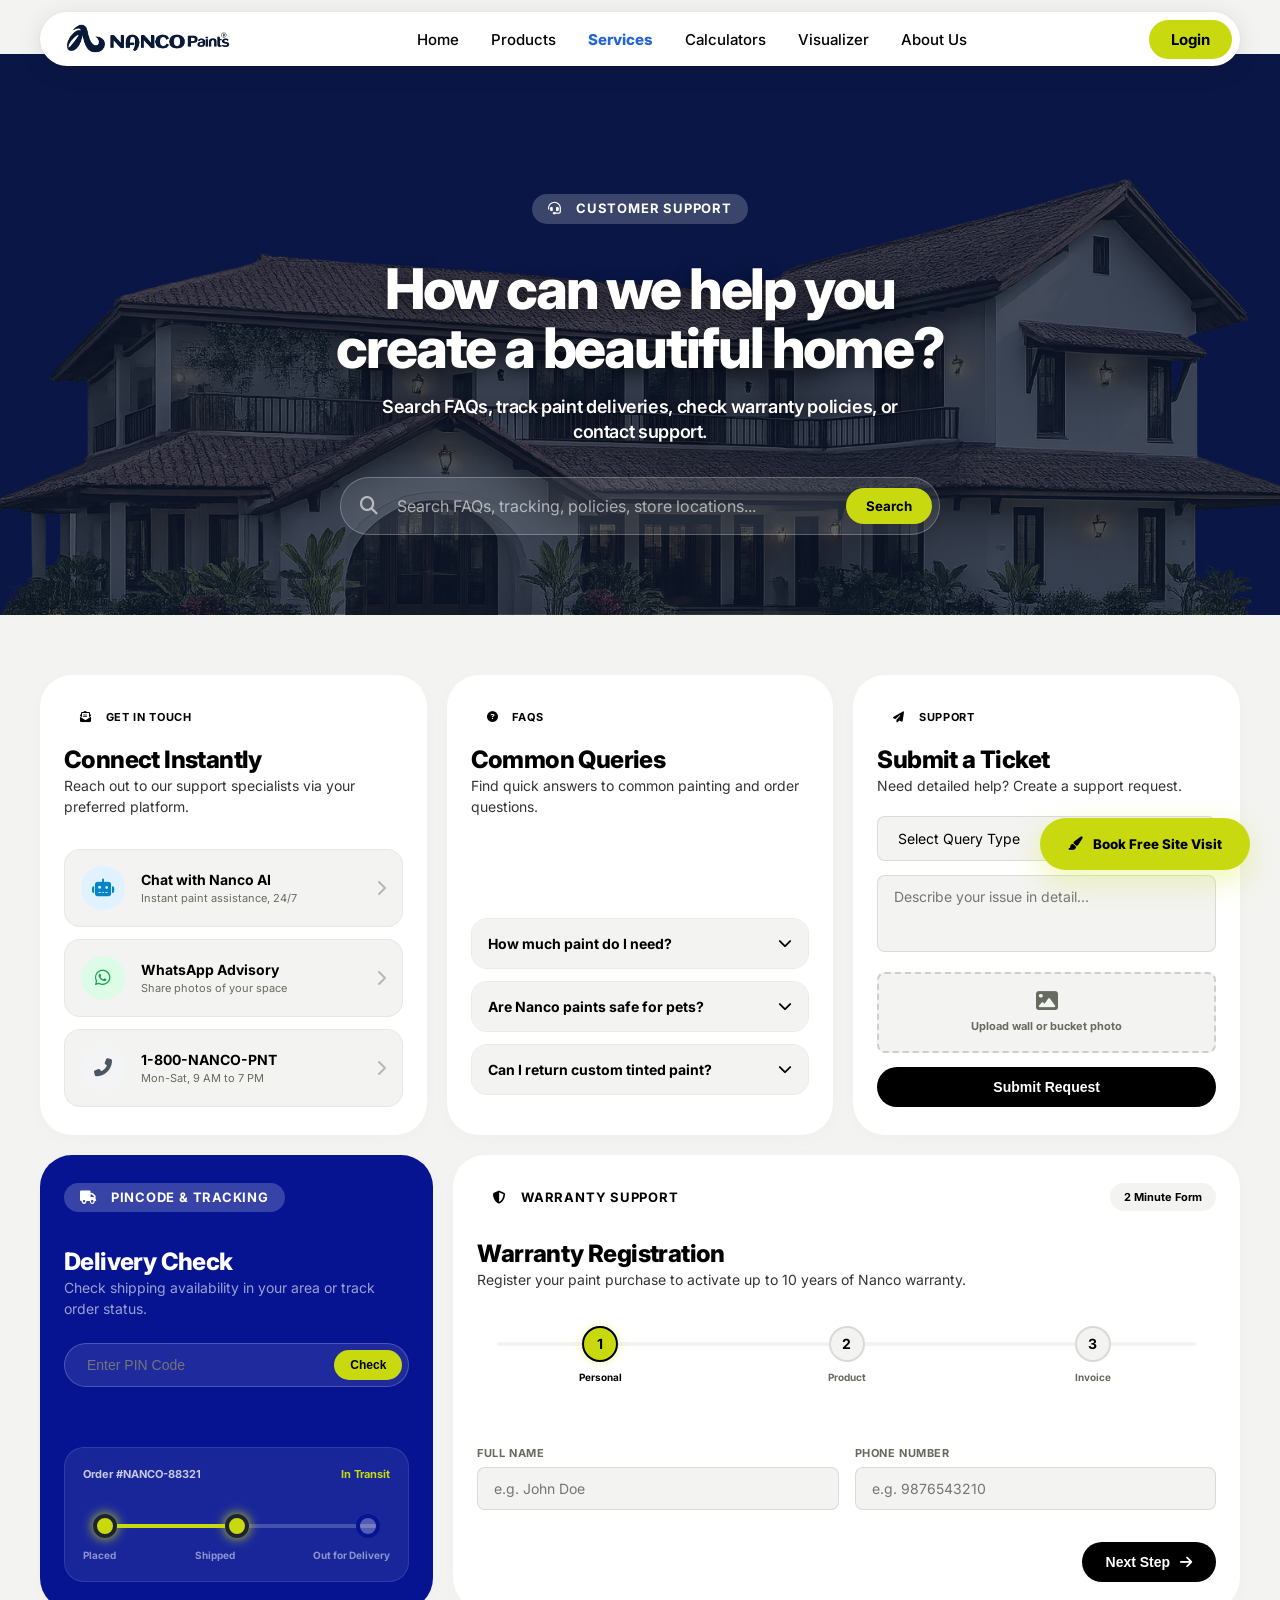
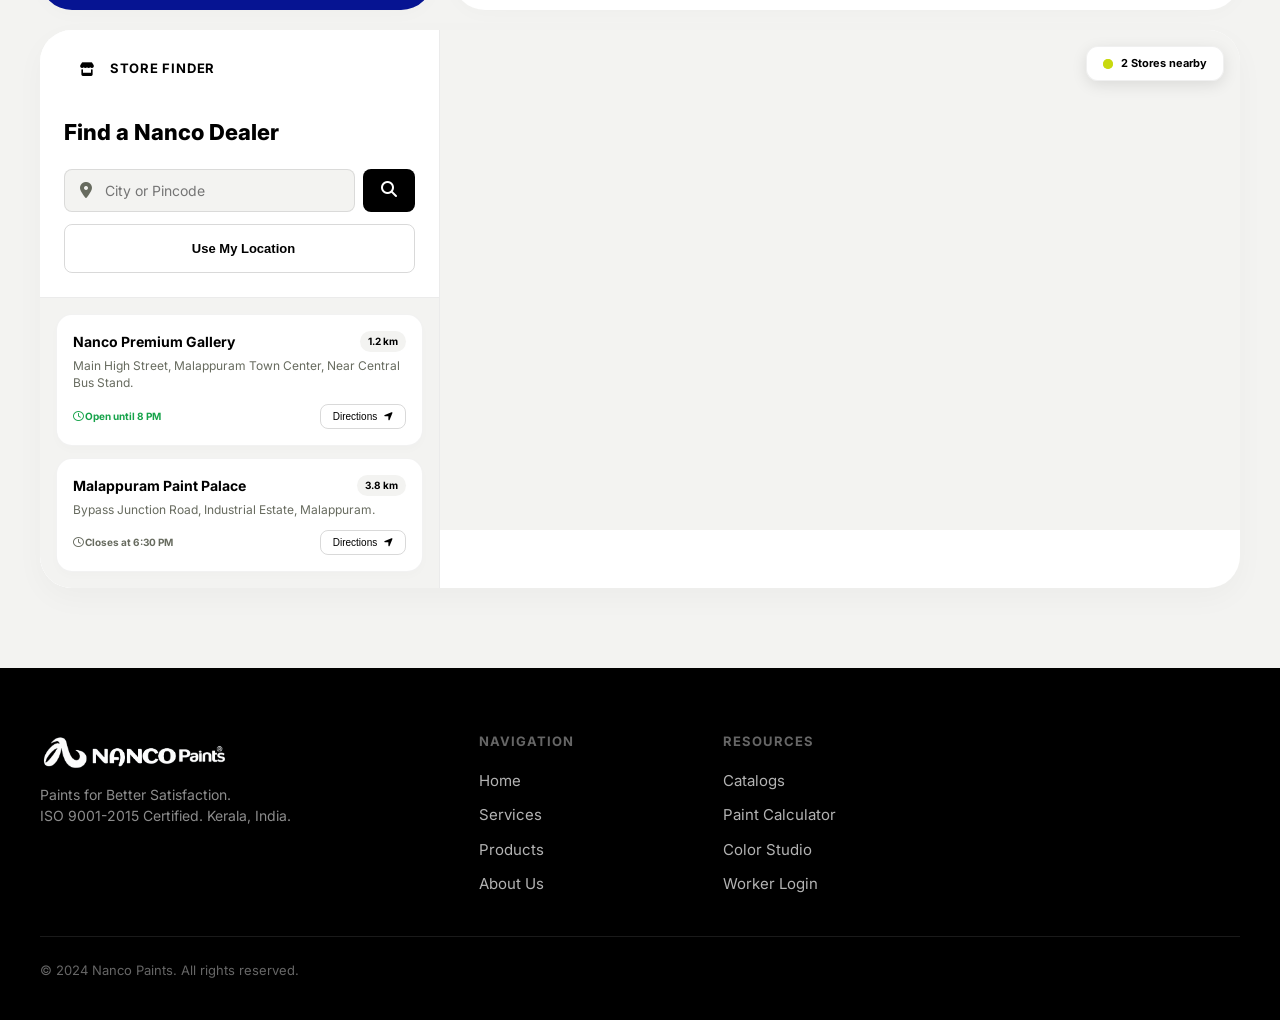
<file: services.html>
<!DOCTYPE html>
<html lang="en">
<head>
  <meta charset="UTF-8">
  <meta name="viewport" content="width=device-width, initial-scale=1.0">
  <title>Customer Success Hub | Nanco Paints</title>
  
  <link rel="stylesheet" href="https://cdnjs.cloudflare.com/ajax/libs/font-awesome/6.5.0/css/all.min.css">
  <link href="https://fonts.googleapis.com/css2?family=Material+Symbols+Outlined" rel="stylesheet">
  <link rel="stylesheet" href="style.css">
  
  <style>
    /* Custom Scoped Styles for Services Hub Components */
    .services-hero {
      background-color: var(--color-cobalt-deep);
      background-image: linear-gradient(rgba(11, 23, 44, 0.75), rgba(11, 23, 44, 0.75)), url('sa.png');
      background-repeat: no-repeat;
      background-position: center;
      background-size: cover;
      color: #fff;
      padding-top: 140px;
      padding-bottom: 80px;
      text-align: center;
    }
    .services-hero .section-title {
      font-weight: 800;
      text-shadow: 0 4px 15px rgba(0,0,0,0.5);
    }
    .services-hero .section-sub {
      font-weight: 600;
      color: #fff !important;
      text-shadow: 0 2px 10px rgba(0,0,0,0.5);
    }
    
    .services-search-container {
      position: relative;
      max-width: 600px;
      margin: 32px auto 0;
    }
    
    .services-search-input {
      width: 100%;
      padding: 18px 24px;
      padding-left: 56px;
      border-radius: var(--radius-buttons);
      border: 1px solid rgba(255,255,255,0.25);
      background: rgba(255,255,255,0.1);
      color: #fff;
      font-size: 16px;
      outline: none;
      transition: all 0.3s;
      font-family: var(--font-primary);
    }
    
    .services-search-input::placeholder {
      color: rgba(255,255,255,0.6);
    }
    
    .services-search-input:focus {
      background: #fff;
      color: var(--color-ink-black);
      border-color: #fff;
      box-shadow: 0 10px 25px rgba(0,0,0,0.1);
    }
    
    .services-search-icon {
      position: absolute;
      left: 20px;
      top: 50%;
      transform: translateY(-50%);
      color: rgba(255,255,255,0.6);
      font-size: 18px;
    }
    
    .services-search-input:focus ~ .services-search-icon {
      color: var(--color-sage-mute);
    }
    
    .services-search-btn {
      position: absolute;
      right: 8px;
      top: 50%;
      transform: translateY(-50%);
      background: var(--color-lime-spark);
      color: var(--color-ink-black);
      border: none;
      padding: 10px 20px;
      border-radius: var(--radius-buttons);
      font-weight: 700;
      font-family: var(--font-primary);
      cursor: pointer;
      transition: transform 0.2s;
    }
    
    .services-search-btn:hover {
      transform: scale(1.05);
    }
    
    /* Connect Options */
    .connect-link {
      display: flex;
      align-items: center;
      padding: 16px;
      border-radius: 16px;
      background: var(--color-linen-canvas);
      text-decoration: none;
      color: var(--color-ink-black);
      transition: transform 0.2s, background-color 0.2s;
      border: 1px solid rgba(0,0,0,0.05);
    }
    
    .connect-link:hover {
      transform: translateY(-2px);
      background: var(--color-white-plate);
      box-shadow: 0 8px 20px rgba(0,0,0,0.05);
    }
    
    .connect-icon {
      width: 44px;
      height: 44px;
      border-radius: 50%;
      display: flex;
      align-items: center;
      justify-content: center;
      margin-right: 16px;
      font-size: 18px;
    }
    
    /* FAQ Accordion */
    .faq-item {
      border: 1px solid rgba(0,0,0,0.08);
      border-radius: 16px;
      overflow: hidden;
      margin-bottom: 12px;
      background: var(--color-white-plate);
    }
    
    .faq-btn {
      width: 100%;
      background: var(--color-linen-canvas);
      border: none;
      padding: 16px;
      text-align: left;
      font-weight: 700;
      color: var(--color-ink-black);
      display: flex;
      justify-content: space-between;
      align-items: center;
      font-family: var(--font-primary);
      font-size: 14px;
      cursor: pointer;
    }
    
    .faq-answer {
      max-height: 0;
      overflow: hidden;
      transition: max-height 0.3s ease-out, padding 0.3s ease-out;
      padding: 0 16px;
      font-size: 14px;
      color: var(--color-sage-mute);
      line-height: 1.5;
    }
    
    .faq-answer.open {
      max-height: 200px;
      padding: 16px;
    }
    
    /* Form styling */
    .form-group {
      margin-bottom: 16px;
      text-align: left;
    }
    
    .form-label {
      font-size: 11px;
      font-weight: 700;
      text-transform: uppercase;
      letter-spacing: 0.05em;
      margin-bottom: 6px;
      display: block;
      color: var(--color-sage-mute);
    }
    
    .form-input, .form-select, .form-textarea {
      width: 100%;
      padding: 12px 16px;
      border-radius: var(--radius-inputs);
      border: 1px solid rgba(0,0,0,0.1);
      background: var(--color-linen-canvas);
      font-family: var(--font-primary);
      font-size: 14px;
      outline: none;
      transition: all 0.2s;
    }
    
    .form-input:focus, .form-select:focus, .form-textarea:focus {
      border-color: var(--color-cobalt-band);
      background: #fff;
    }
    
    .upload-zone {
      border: 2px dashed rgba(0,0,0,0.15);
      border-radius: var(--radius-inputs);
      padding: 24px;
      text-align: center;
      cursor: pointer;
      background: var(--color-linen-canvas);
      transition: all 0.2s;
    }
    
    .upload-zone:hover {
      border-color: var(--color-cobalt-band);
      background: #fff;
    }
    
    /* Timeline & Delivery Status */
    .tracker-timeline {
      position: relative;
      display: flex;
      justify-content: space-between;
      margin-top: 32px;
      padding: 0 10px;
    }
    
    .tracker-line {
      position: absolute;
      top: 10px;
      left: 10px;
      right: 10px;
      height: 4px;
      background: rgba(255,255,255,0.2);
      z-index: 1;
      border-radius: 2px;
    }
    
    .tracker-progress {
      position: absolute;
      top: 10px;
      left: 10px;
      height: 4px;
      background: var(--color-lime-spark);
      z-index: 2;
      border-radius: 2px;
      transition: width 0.4s ease;
    }
    
    .tracker-dot {
      width: 24px;
      height: 24px;
      border-radius: 50%;
      background: rgba(255,255,255,0.25);
      border: 4px solid var(--color-cobalt-deep);
      position: relative;
      z-index: 3;
      transition: all 0.3s;
    }
    
    .tracker-dot.active {
      background: var(--color-lime-spark);
      border-color: var(--color-midnight-ink);
      box-shadow: 0 0 12px var(--color-lime-spark);
    }
    
    /* Wizard Steps styling */
    .step-indicator-container {
      display: flex;
      justify-content: space-between;
      position: relative;
      margin-bottom: 32px;
    }
    
    .step-line {
      position: absolute;
      top: 16px;
      left: 20px;
      right: 20px;
      height: 4px;
      background: var(--color-linen-canvas);
      z-index: 1;
      border-radius: 2px;
    }
    
    .step-progress-line {
      position: absolute;
      top: 16px;
      left: 20px;
      height: 4px;
      background: var(--color-lime-spark);
      z-index: 2;
      transition: width 0.4s ease;
      border-radius: 2px;
    }
    
    .step-indicator {
      position: relative;
      z-index: 3;
      display: flex;
      flex-direction: column;
      align-items: center;
      flex: 1;
    }
    
    .step-dot {
      width: 36px;
      height: 36px;
      border-radius: 50%;
      background: var(--color-linen-canvas);
      border: 2px solid rgba(0,0,0,0.1);
      display: flex;
      align-items: center;
      justify-content: center;
      font-weight: 700;
      font-size: 14px;
      transition: all 0.3s;
    }
    
    .step-indicator.active .step-dot {
      background: var(--color-lime-spark);
      border-color: var(--color-ink-black);
      box-shadow: 0 0 10px rgba(210, 232, 35, 0.4);
    }
    
    .step-indicator.completed .step-dot {
      background: var(--color-ink-black);
      color: #fff;
      border-color: var(--color-ink-black);
    }
    
    /* Dealer Locator container */
    .dealer-container {
      display: flex;
      background: var(--color-white-plate);
      border-radius: var(--radius-cards);
      overflow: hidden;
      box-shadow: 0 10px 30px rgba(0,0,0,0.03);
    }
    
    .dealer-list {
      width: 400px;
      border-right: 1px solid rgba(0,0,0,0.08);
      background: var(--color-white-plate);
      display: flex;
      flex-direction: column;
    }
    
    .dealer-map-container {
      flex: 1;
      height: 500px;
      position: relative;
      background: var(--color-linen-canvas);
    }
    
    @media (max-width: 900px) {
      .dealer-container {
        flex-direction: column;
      }
      .dealer-list {
        width: 100%;
        border-right: none;
        border-bottom: 1px solid rgba(0,0,0,0.08);
      }
      .dealer-map-container {
        height: 350px;
      }
    }
    
    /* Custom wizard card height stability */
    .wizard-card {
      min-height: 400px;
      display: flex;
      flex-direction: column;
      justify-content: space-between;
    }
  </style>
</head>
<body>

  <!-- FLOATING NAV -->
  <nav class="nav-float" aria-label="Main navigation">
    <div class="nav-inner">
      <a class="nav-logo" href="index.html">
        <img src="light-logo.png" alt="Nanco Paints">
      </a>
      <ul class="nav-links" role="list">
        <li><a href="index.html" id="nav-home">Home</a></li>
        <li><a href="products.html" id="nav-products">Products</a></li>
        <li><a href="services.html" id="nav-services" style="font-weight: 800; color: var(--color-cobalt-band);">Services</a></li>
        <li><a href="calculators.html" id="nav-calculators">Calculators</a></li>
        <li><a href="paint_visualizer.html" id="nav-visualizer">Visualizer</a></li>
        <li><a href="about_us.html" id="nav-about">About Us</a></li>
      </ul>
      <div class="nav-right">
        <a class="nav-cta" href="login/login.php">Login</a>
      </div>
    </div>
  </nav>

  <main>
    <!-- HERO SECTION -->
    <header class="services-hero">
      <div class="section-inner">
        <span class="section-label" style="background: rgba(255,255,255,0.2); color: #fff; border-color: rgba(255,255,255,0.3);">
          <i class="fas fa-headset" style="margin-right:6px;"></i> Customer Support
        </span>
        <h1 class="section-title" style="color:#fff; margin-top:16px;">How can we help you<br>create a beautiful home?</h1>
        <p class="section-sub" style="color:rgba(255,255,255,0.75); margin: 16px auto 0;">Search FAQs, track paint deliveries, check warranty policies, or contact support.</p>
        
        <!-- Smart Search -->
        <div class="services-search-container">
          <input type="text" class="services-search-input" placeholder="Search FAQs, tracking, policies, store locations...">
          <i class="fas fa-search services-search-icon"></i>
          <button class="services-search-btn">Search</button>
        </div>
      </div>
    </header>

    <!-- MAIN BENTO GRID -->
    <section class="section-wrap" style="background: var(--color-linen-canvas); padding-top: 60px;">
      <div class="section-inner">
        <div class="bento-grid" style="grid-template-columns: repeat(auto-fit, minmax(320px, 1fr)); gap: 20px;">
          
          <!-- 1. OMNICHANNEL CONTACT -->
          <div class="bento-card card-white" style="display: flex; flex-direction: column; gap: 20px;">
            <div>
              <span class="section-label" style="font-size:11px; margin-bottom: 8px;"><i class="fas fa-envelope-open-text" style="margin-right:6px;"></i> Get in Touch</span>
              <h2 class="bento-card-title" style="font-size: 24px; margin-top:8px;">Connect Instantly</h2>
              <p class="bento-card-desc">Reach out to our support specialists via your preferred platform.</p>
            </div>
            
            <div style="display: flex; flex-direction: column; gap: 12px; margin-top: auto;">
              <a href="#" class="connect-link">
                <div class="connect-icon" style="background: #e0f2fe; color: #0284c7;"><i class="fas fa-robot"></i></div>
                <div>
                  <h3 style="font-size: 14px; font-weight: 700;">Chat with Nanco AI</h3>
                  <p style="font-size: 11px; color: var(--color-sage-mute);">Instant paint assistance, 24/7</p>
                </div>
                <i class="fas fa-chevron-right" style="margin-left: auto; color: rgba(0,0,0,0.25);"></i>
              </a>
              
              <a href="#" class="connect-link">
                <div class="connect-icon" style="background: #dcfce7; color: #16a34a;"><i class="fab fa-whatsapp"></i></div>
                <div>
                  <h3 style="font-size: 14px; font-weight: 700;">WhatsApp Advisory</h3>
                  <p style="font-size: 11px; color: var(--color-sage-mute);">Share photos of your space</p>
                </div>
                <i class="fas fa-chevron-right" style="margin-left: auto; color: rgba(0,0,0,0.25);"></i>
              </a>
              
              <a href="tel:18001234567" class="connect-link">
                <div class="connect-icon" style="background: #f3f4f6; color: #4b5563;"><i class="fas fa-phone-alt"></i></div>
                <div>
                  <h3 style="font-size: 14px; font-weight: 700;">1-800-NANCO-PNT</h3>
                  <p style="font-size: 11px; color: var(--color-sage-mute);">Mon-Sat, 9 AM to 7 PM</p>
                </div>
                <i class="fas fa-chevron-right" style="margin-left: auto; color: rgba(0,0,0,0.25);"></i>
              </a>
            </div>
          </div>

          <!-- 2. FREQUENT QUESTIONS -->
          <div class="bento-card card-white" style="display: flex; flex-direction: column; gap: 20px;">
            <div>
              <span class="section-label" style="font-size:11px; margin-bottom: 8px;"><i class="fas fa-question-circle" style="margin-right:6px;"></i> FAQs</span>
              <h2 class="bento-card-title" style="font-size: 24px; margin-top:8px;">Common Queries</h2>
              <p class="bento-card-desc">Find quick answers to common painting and order questions.</p>
            </div>
            
            <div style="margin-top: auto;" id="faq-container">
              <div class="faq-item">
                <button class="faq-btn">
                  <span>How much paint do I need?</span>
                  <i class="fas fa-chevron-down" style="transition: transform 0.3s;"></i>
                </button>
                <div class="faq-answer">
                  Use our Paint Calculator. Generally, 1 liter covers approximately 100-120 sq ft for a single coat depending on the surface texture.
                </div>
              </div>
              
              <div class="faq-item">
                <button class="faq-btn">
                  <span>Are Nanco paints safe for pets?</span>
                  <i class="fas fa-chevron-down" style="transition: transform 0.3s;"></i>
                </button>
                <div class="faq-answer">
                  Yes! Our premium interior paints are low-VOC, lead-free, and anti-bacterial, making them safe for your entire family and pets.
                </div>
              </div>
              
              <div class="faq-item">
                <button class="faq-btn">
                  <span>Can I return custom tinted paint?</span>
                  <i class="fas fa-chevron-down" style="transition: transform 0.3s;"></i>
                </button>
                <div class="faq-answer">
                  Unopened standard bases can be returned within 30 days. Custom tinted colors mixed specifically for you are non-refundable.
                </div>
              </div>
            </div>
          </div>

          <!-- 3. SUBMIT TICKET FORM -->
          <div class="bento-card card-white" style="display: flex; flex-direction: column; gap: 20px;">
            <div>
              <span class="section-label" style="font-size:11px; margin-bottom: 8px;"><i class="fas fa-paper-plane" style="margin-right:6px;"></i> Support</span>
              <h2 class="bento-card-title" style="font-size: 24px; margin-top:8px;">Submit a Ticket</h2>
              <p class="bento-card-desc">Need detailed help? Create a support request.</p>
            </div>
            
            <form onsubmit="handleTicketSubmit(event)" style="display: flex; flex-direction: column; gap: 14px;">
              <div class="form-group" style="margin-bottom:0;">
                <select class="form-select" required>
                  <option value="" disabled selected>Select Query Type</option>
                  <option>Product Quality Issue</option>
                  <option>Color Shade Mismatch</option>
                  <option>Application Guidance</option>
                  <option>Other Enquiry</option>
                </select>
              </div>
              <div class="form-group" style="margin-bottom:0;">
                <textarea rows="3" placeholder="Describe your issue in detail..." class="form-textarea" required style="resize: none;"></textarea>
              </div>
              
              <!-- File upload -->
              <div class="upload-zone" style="padding: 16px 20px; position: relative;">
                <input type="file" id="ticketFile" class="form-input" style="position: absolute; inset:0; opacity:0; cursor:pointer;" accept="image/*" onchange="updateFileName(this, 'ticketFileName')">
                <i class="fas fa-image" style="color: var(--color-sage-mute); font-size: 22px; margin-bottom: 6px;"></i>
                <p id="ticketFileName" style="font-size: 11px; font-weight: 700; color: var(--color-sage-mute);">Upload wall or bucket photo</p>
              </div>
              
              <button type="submit" class="btn-primary" style="padding: 12px; font-size: 14px; width: 100%; cursor: pointer;">
                Submit Request
              </button>
            </form>
          </div>

        </div>
        
        <!-- ROW 2: TRACKER & WARRANTY WIZARD -->
        <div class="bento-grid" style="grid-template-columns: 1fr 2fr; gap: 20px; margin-top: 20px;">
          
          <!-- 4. DELIVERY TRACKER -->
          <div class="bento-card card-cobalt" style="display: flex; flex-direction: column; justify-content: space-between; min-height: 400px; color: #fff; background: var(--color-cobalt-deep);">
            <div>
              <span class="section-label" style="background: rgba(255,255,255,0.2); border-color: rgba(255,255,255,0.3); color: #fff;">
                <i class="fas fa-truck" style="margin-right:6px;"></i> Pincode & Tracking
              </span>
              <h2 class="bento-card-title" style="color:#fff; font-size: 24px; margin-top: 16px;">Delivery Check</h2>
              <p class="bento-card-desc" style="color: rgba(255,255,255,0.75);">Check shipping availability in your area or track order status.</p>
              
              <!-- Pincode input -->
              <div style="display: flex; gap: 8px; margin-top: 24px; background: rgba(255,255,255,0.1); padding: 6px; border-radius: 99px; border: 1px solid rgba(255,255,255,0.2);">
                <input type="text" id="pinInput" placeholder="Enter PIN Code" maxlength="6" style="background:transparent; border:none; color:#fff; outline:none; padding-left:16px; flex:1; font-size:14px;">
                <button onclick="checkPin()" class="btn-primary" style="padding: 8px 16px; font-size: 12px; background: var(--color-lime-spark); color: var(--color-ink-black);">Check</button>
              </div>
              <p id="pinResult" style="font-size: 12px; font-weight:700; margin-top: 12px; display: none;"></p>
            </div>
            
            <!-- Order tracking timeline -->
            <div style="background: rgba(255,255,255,0.08); padding: 18px; border-radius: 20px; border: 1px solid rgba(255,255,255,0.1);">
              <div style="display: flex; justify-content: space-between; font-size: 11px; font-weight:700; color: rgba(255,255,255,0.75);">
                <span>Order #NANCO-88321</span>
                <span style="color: var(--color-lime-spark);">In Transit</span>
              </div>
              
              <div class="tracker-timeline">
                <div class="tracker-line"></div>
                <div class="tracker-progress" style="width: 50%;"></div>
                
                <div class="tracker-dot active"></div>
                <div class="tracker-dot active"></div>
                <div class="tracker-dot"></div>
              </div>
              <div style="display: flex; justify-content: space-between; font-size: 10px; margin-top: 10px; font-weight:700; color: rgba(255,255,255,0.5);">
                <span>Placed</span>
                <span>Shipped</span>
                <span>Out for Delivery</span>
              </div>
            </div>
          </div>

          <!-- 5. WARRANTY REGISTRATION (WIZARD) -->
          <div class="bento-card card-white wizard-card">
            <div style="display:flex; justify-content:space-between; align-items:start; width:100%;">
              <div>
                <span class="section-label"><i class="fas fa-shield-alt" style="margin-right:6px;"></i> Warranty Support</span>
                <h2 class="bento-card-title" style="font-size: 24px; margin-top:8px;">Warranty Registration</h2>
                <p class="bento-card-desc">Register your paint purchase to activate up to 10 years of Nanco warranty.</p>
              </div>
              <span style="background: var(--color-linen-canvas); font-size: 11px; font-weight: 700; padding: 6px 14px; border-radius: 99px;">2 Minute Form</span>
            </div>
            
            <!-- Step Indicators -->
            <div class="step-indicator-container" style="width: 100%; margin-top: 24px;">
              <div class="step-line"></div>
              <div id="warrantyProgressLine" class="step-progress-line" style="width: 0%;"></div>
              
              <div class="step-indicator active" id="step1-ind">
                <div class="step-dot">1</div>
                <span style="font-size: 10px; font-weight:700; margin-top:8px; color: var(--color-ink-black);">Personal</span>
              </div>
              
              <div class="step-indicator" id="step2-ind">
                <div class="step-dot">2</div>
                <span style="font-size: 10px; font-weight:700; margin-top:8px; color: var(--color-sage-mute);">Product</span>
              </div>
              
              <div class="step-indicator" id="step3-ind">
                <div class="step-dot">3</div>
                <span style="font-size: 10px; font-weight:700; margin-top:8px; color: var(--color-sage-mute);">Invoice</span>
              </div>
            </div>

            <!-- Steps Panels -->
            <div style="position: relative; flex: 1; margin-top: 16px; width: 100%;">
              
              <!-- Panel 1 -->
              <div id="w-step-1" style="display: flex; flex-direction: column; gap: 16px;">
                <div style="display: grid; grid-template-columns: 1fr 1fr; gap: 16px;">
                  <div class="form-group">
                    <label class="form-label">Full Name</label>
                    <input type="text" id="w-name" class="form-input" placeholder="e.g. John Doe">
                  </div>
                  <div class="form-group">
                    <label class="form-label">Phone Number</label>
                    <input type="tel" id="w-phone" class="form-input" placeholder="e.g. 9876543210">
                  </div>
                </div>
                <div style="display:flex; justify-content: flex-end; margin-top: auto;">
                  <button onclick="nextWarrantyStep(2)" class="btn-primary" style="font-size:14px; padding: 12px 24px;">
                    Next Step <i class="fas fa-arrow-right" style="margin-left: 6px;"></i>
                  </button>
                </div>
              </div>

              <!-- Panel 2 -->
              <div id="w-step-2" style="display: none; flex-direction: column; gap: 16px;">
                <div style="display: grid; grid-template-columns: 1fr 1fr; gap: 16px;">
                  <div class="form-group" style="grid-column: span 2;">
                    <label class="form-label">Paint Product Category</label>
                    <select id="w-product" class="form-select">
                      <option>Nanco Royale Luxury Interior</option>
                      <option>Nanco WeatherShield Protection</option>
                      <option>Nanco Damp Sheath Waterproofing</option>
                      <option>Wood finishes & Prime Enamels</option>
                    </select>
                  </div>
                  <div class="form-group">
                    <label class="form-label">Batch Code (on bucket)</label>
                    <input type="text" id="w-batch" class="form-input" placeholder="e.g. BT-992A">
                  </div>
                  <div class="form-group">
                    <label class="form-label">Purchase Date</label>
                    <input type="date" id="w-date" class="form-input" style="color: var(--color-sage-mute);">
                  </div>
                </div>
                <div style="display:flex; justify-content: space-between; margin-top: auto; align-items:center;">
                  <button onclick="nextWarrantyStep(1)" class="btn-ghost" style="font-size:14px; padding: 10px 20px; border-color: transparent;">Back</button>
                  <button onclick="nextWarrantyStep(3)" class="btn-primary" style="font-size:14px; padding: 12px 24px;">
                    Next Step <i class="fas fa-arrow-right" style="margin-left: 6px;"></i>
                  </button>
                </div>
              </div>

              <!-- Panel 3 -->
              <div id="w-step-3" style="display: none; flex-direction: column; gap: 16px;">
                <div class="form-group">
                  <label class="form-label">Upload Bill/Invoice Copy</label>
                  <div id="dropZone" class="upload-zone">
                    <input type="file" id="invoiceFile" style="display:none;" accept=".pdf,image/*" onchange="handleInvoiceUpload(this)">
                    <i class="fas fa-cloud-upload-alt" style="font-size: 32px; color: var(--color-sage-mute); margin-bottom: 8px;"></i>
                    <p id="invoiceUploadText" style="font-size: 14px; font-weight:700;">Drag & drop your invoice file or <span style="text-decoration:underline; color: var(--color-cobalt-band);">browse</span></p>
                    <p style="font-size: 11px; color: var(--color-sage-mute); margin-top:4px;">Supports PDF, JPG, PNG up to 5MB</p>
                  </div>
                </div>
                <div style="display:flex; justify-content: space-between; margin-top: auto; align-items:center;">
                  <button onclick="nextWarrantyStep(2)" class="btn-ghost" style="font-size:14px; padding: 10px 20px; border-color: transparent;">Back</button>
                  <button onclick="submitWarranty()" class="btn-primary" style="font-size:14px; padding: 12px 28px; background: #16a34a; color:#fff;">
                    Submit Registration <i class="fas fa-check" style="margin-left: 6px;"></i>
                  </button>
                </div>
              </div>

              <!-- Success Panel -->
              <div id="w-step-success" style="display: none; flex-direction: column; align-items:center; justify-content:center; text-align:center; padding: 24px 0;">
                <div style="width: 56px; height: 56px; border-radius: 50%; background: #dcfce7; color: #16a34a; display: flex; align-items: center; justify-content: center; font-size: 28px; margin-bottom:16px;">
                  <i class="fas fa-check-circle"></i>
                </div>
                <h3 style="font-size: 20px; font-weight:800; color: var(--color-ink-black);">Warranty Registered!</h3>
                <p style="font-size: 14px; color: var(--color-sage-mute); max-width: 320px; margin-top: 8px;">Your Nanco Paint warranty has been processed. Download the digital certificate below.</p>
                <button class="btn-ghost" style="margin-top: 24px; padding: 12px 24px; font-size:13px; font-weight:700; border-color: rgba(0,0,0,0.15);">
                  <i class="fas fa-download" style="margin-right: 8px;"></i> Download PDF Certificate
                </button>
              </div>

            </div>
          </div>

        </div>

        <!-- ROW 3: STORE FINDER MAP (SPAN 3 FULL WIDTH) -->
        <div class="bento-grid" style="grid-template-columns: 1fr; margin-top: 20px;">
          <div class="dealer-container">
            
            <div class="dealer-list">
              <div style="padding: 24px; border-bottom: 1px solid rgba(0,0,0,0.08);">
                <span class="section-label"><i class="fas fa-store" style="margin-right:6px;"></i> Store Finder</span>
                <h2 style="font-size: 22px; font-weight: 800; margin-top:12px;">Find a Nanco Dealer</h2>
                
                <div style="display: flex; gap: 8px; margin-top: 20px;">
                  <div style="position: relative; flex:1;">
                    <input type="text" id="storeSearchInput" placeholder="City or Pincode" style="width:100%; padding: 12px 16px; padding-left: 40px; border-radius: var(--radius-inputs); border: 1px solid rgba(0,0,0,0.1); background: var(--color-linen-canvas); outline:none; font-family: var(--font-primary); font-size:14px;">
                    <i class="fas fa-map-marker-alt" style="position: absolute; left: 16px; top:50%; transform: translateY(-50%); color: var(--color-sage-mute);"></i>
                  </div>
                  <button onclick="searchStores()" class="btn-primary" style="padding:12px 18px; border-radius: var(--radius-inputs); cursor: pointer;">
                    <i class="fas fa-search"></i>
                  </button>
                </div>
                
                <button onclick="useMyLocation()" class="btn-ghost" style="width: 100%; margin-top: 12px; font-size: 13px; font-weight:700; border-radius: var(--radius-inputs); display: flex; align-items:center; justify-content: center; gap: 8px; border-color: rgba(0,0,0,0.15);">
                  <i class="fas fa-crosshair"></i> Use My Location
                </button>
              </div>
              
              <!-- Dealer scroll list -->
              <div id="storeResults" style="flex:1; overflow-y:auto; max-height: 300px; padding: 16px; background: var(--color-linen-canvas); display: flex; flex-direction: column; gap: 12px;">
                
                <!-- Dealer Card 1 -->
                <div style="background: #fff; padding: 16px; border-radius: 16px; border: 1px solid rgba(0,0,0,0.05); cursor: pointer; box-shadow: 0 4px 10px rgba(0,0,0,0.015);">
                  <div style="display:flex; justify-content:space-between; align-items:start;">
                    <h4 style="font-size: 14px; font-weight:700;">Nanco Premium Gallery</h4>
                    <span style="font-size: 10px; background: var(--color-linen-canvas); padding: 3px 8px; border-radius: 99px; font-weight:700;">1.2 km</span>
                  </div>
                  <p style="font-size: 12px; color: var(--color-sage-mute); margin-top:6px; line-height:1.4;">Main High Street, Malappuram Town Center, Near Central Bus Stand.</p>
                  <div style="display:flex; justify-content:space-between; align-items:center; margin-top:12px;">
                    <span style="font-size: 10px; color:#16a34a; font-weight:700;"><i class="far fa-clock"></i> Open until 8 PM</span>
                    <button class="btn-ghost" style="padding: 6px 12px; font-size:10px; border-color: rgba(0,0,0,0.15); border-radius: 8px;">Directions <i class="fas fa-location-arrow" style="margin-left: 4px;"></i></button>
                  </div>
                </div>

                <!-- Dealer Card 2 -->
                <div style="background: #fff; padding: 16px; border-radius: 16px; border: 1px solid rgba(0,0,0,0.05); cursor: pointer; box-shadow: 0 4px 10px rgba(0,0,0,0.015);">
                  <div style="display:flex; justify-content:space-between; align-items:start;">
                    <h4 style="font-size: 14px; font-weight:700;">Malappuram Paint Palace</h4>
                    <span style="font-size: 10px; background: var(--color-linen-canvas); padding: 3px 8px; border-radius: 99px; font-weight:700;">3.8 km</span>
                  </div>
                  <p style="font-size: 12px; color: var(--color-sage-mute); margin-top:6px; line-height:1.4;">Bypass Junction Road, Industrial Estate, Malappuram.</p>
                  <div style="display:flex; justify-content:space-between; align-items:center; margin-top:12px;">
                    <span style="font-size: 10px; color: var(--color-sage-mute); font-weight:700;"><i class="far fa-clock"></i> Closes at 6:30 PM</span>
                    <button class="btn-ghost" style="padding: 6px 12px; font-size:10px; border-color: rgba(0,0,0,0.15); border-radius: 8px;">Directions <i class="fas fa-location-arrow" style="margin-left: 4px;"></i></button>
                  </div>
                </div>

              </div>
            </div>
            
            <!-- Map Frame -->
            <div class="dealer-map-container">
              <iframe src="https://www.google.com/maps/embed?pb=!1m14!1m12!1m3!1d15000!2d75.9712!3d11.0722!2m3!1f0!2f0!3f0!3m2!1i1024!2i768!4f13.1!5e0!3m2!1sen!2sin!4v1620000000000!5m2!1sen!2sin" width="100%" height="100%" style="border:0; filter: grayscale(10%) contrast(1.05);" allowfullscreen="" loading="lazy"></iframe>
              
              <!-- Floating label -->
              <div style="position: absolute; top: 16px; right: 16px; background: rgba(255,255,255,0.95); backdrop-filter: blur(8px); padding: 8px 16px; border-radius: 12px; box-shadow: 0 4px 15px rgba(0,0,0,0.1); border:1px solid rgba(0,0,0,0.06); display:flex; align-items:center; gap: 8px;">
                <span style="position: relative; display: flex; h: 10px; w: 10px; width: 10px; height: 10px;">
                  <span style="position: absolute; display: inline-flex; height: 100%; width: 100%; border-radius: 50%; background: var(--color-lime-spark); opacity: 0.75; animation: ping 1.5s cubic-bezier(0, 0, 0.2, 1) infinite;"></span>
                  <span style="position: relative; display: inline-flex; border-radius: 50%; height: 10px; width: 10px; background: var(--color-lime-spark);"></span>
                </span>
                <span style="font-size: 11px; font-weight:700; color: var(--color-ink-black);">2 Stores nearby</span>
              </div>
            </div>

          </div>
        </div>

      </div>
    </section>
  </main>

  <!-- Sticky "Book Site Visit" Button -->
  <button onclick="toggleModal('visitModal')" style="position: fixed; bottom: 30px; right: 30px; background: var(--color-lime-spark); color: var(--color-ink-black); border: none; padding: 18px 28px; border-radius: 99px; font-weight: 800; font-family: var(--font-primary); display: flex; align-items: center; gap: 10px; box-shadow: 0 10px 30px rgba(210, 232, 35, 0.35); z-index: 100; transition: transform 0.2s; cursor: pointer;">
    <i class="fas fa-paint-brush"></i>
    <span>Book Free Site Visit</span>
  </button>

  <!-- Site Visit Modal -->
  <div id="visitModal" style="position: fixed; inset: 0; z-index: 1000; display: none; align-items: center; justify-content: center; transition: opacity 0.3s; opacity: 0;">
    <!-- Backdrop -->
    <div style="position: absolute; inset:0; background: rgba(0,0,0,0.55); backdrop-filter: blur(4px);" onclick="toggleModal('visitModal')"></div>
    
    <!-- Modal Content -->
    <div id="visitModalContent" style="position: relative; z-index: 1010; background: #fff; width: 100%; max-width: 440px; border-radius: 28px; overflow: hidden; box-shadow: 0 20px 50px rgba(0,0,0,0.15); transform: scale(0.95); transition: transform 0.3s;">
      
      <!-- Header -->
      <div style="background: var(--color-cobalt-deep); color: #fff; padding: 24px; relative: true;">
        <button onclick="toggleModal('visitModal')" style="position: absolute; top: 16px; right: 16px; border:none; background: rgba(255,255,255,0.15); color:#fff; width: 28px; height: 28px; border-radius:50%; display:flex; align-items:center; justify-content:center; cursor:pointer;"><i class="fas fa-times"></i></button>
        <h2 style="font-size: 20px; font-weight:800;">Expert Consultation</h2>
        <p style="font-size: 12px; color: rgba(255,255,255,0.7); margin-top:4px;">Schedule a free site measurement and shade advisory session.</p>
      </div>
      
      <!-- Form -->
      <div style="padding: 24px;">
        <form onsubmit="handleVisitSubmit(event)" style="display:flex; flex-direction:column; gap:16px;">
          <div class="form-group" style="margin-bottom:0;">
            <label class="form-label">Full Name</label>
            <input type="text" required class="form-input" placeholder="e.g. Jane Smith">
          </div>
          
          <div style="display:grid; grid-template-columns: 1fr 1fr; gap:16px;">
            <div class="form-group" style="margin-bottom:0;">
              <label class="form-label">Phone</label>
              <input type="tel" required pattern="[0-9]{10}" class="form-input" placeholder="10-digit number">
            </div>
            <div class="form-group" style="margin-bottom:0;">
              <label class="form-label">Pincode</label>
              <input type="text" required pattern="[0-9]{6}" class="form-input" placeholder="6-digit PIN">
            </div>
          </div>
          
          <div class="form-group" style="margin-bottom:0;">
            <label class="form-label">Preferred Consultation Date</label>
            <input type="date" required class="form-input" style="color: var(--color-sage-mute);">
          </div>
          
          <button type="submit" class="btn-primary" style="width:100%; padding:14px; font-size:14px; cursor:pointer; margin-top:8px;">
            Confirm Free Booking <i class="fas fa-check-circle" style="margin-left: 6px;"></i>
          </button>
        </form>
      </div>
      
    </div>
  </div>

  <!-- FOOTER -->
  <footer class="footer-section" aria-label="Footer" style="margin-top: 0;">
    <div class="footer-inner">
      <div>
        <div class="footer-brand-name">
          <img src="dark-logo.png" alt="Nanco Paints">
        </div>
        <p class="footer-tagline">Paints for Better Satisfaction.<br>ISO 9001-2015 Certified. Kerala, India.</p>
      </div>
      <div class="footer-col">
        <h5 id="footer-nav-title">Navigation</h5>
        <ul>
          <li><a href="index.html" id="footer-home">Home</a></li>
          <li><a href="services.html" id="footer-services">Services</a></li>
          <li><a href="products.html" id="footer-products">Products</a></li>
          <li><a href="about_us.html" id="footer-about">About Us</a></li>
        </ul>
      </div>
      <div class="footer-col">
        <h5 id="footer-res-title">Resources</h5>
        <ul>
          <li><a href="services.html" id="footer-catalogs">Catalogs</a></li>
          <li><a href="calculators.html" id="footer-calculator">Paint Calculator</a></li>
          <li><a href="paint_visualizer.html" id="footer-color-studio">Color Studio</a></li>
          <li><a href="login/login.php" id="footer-login">Worker Login</a></li>
        </ul>
      </div>
    </div>
    <div class="footer-bottom">
      <p>© 2024 Nanco Paints. All rights reserved.</p>
    </div>
  </footer>

  <script>
    // 1. FAQ Accordion Logic
    document.querySelectorAll('.faq-btn').forEach(button => {
      button.addEventListener('click', () => {
        const answer = button.nextElementSibling;
        const icon = button.querySelector('i');
        const isOpen = answer.classList.contains('open');
        
        // Close all other accordions
        document.querySelectorAll('.faq-answer').forEach(ans => {
          ans.classList.remove('open');
          ans.previousElementSibling.querySelector('i').style.transform = 'rotate(0deg)';
        });

        if (!isOpen) {
          answer.classList.add('open');
          icon.style.transform = 'rotate(180deg)';
        }
      });
    });

    // 2. Modal Logic
    function toggleModal(modalId) {
      const modal = document.getElementById(modalId);
      const content = document.getElementById('visitModalContent');
      
      if (modal.style.display === 'none' || modal.style.display === '') {
        // Open
        modal.style.display = 'flex';
        setTimeout(() => {
          modal.style.opacity = '1';
          content.style.transform = 'scale(1)';
        }, 10);
        document.body.style.overflow = 'hidden'; // Prevent background scroll
      } else {
        // Close
        modal.style.opacity = '0';
        content.style.transform = 'scale(0.95)';
        setTimeout(() => {
          modal.style.display = 'none';
          document.body.style.overflow = ''; // Restore scroll
        }, 300); // match transition duration
      }
    }

    // Handle Site Visit Form Submit
    function handleVisitSubmit(e) {
      e.preventDefault();
      const btn = e.target.querySelector('button[type="submit"]');
      const originalText = btn.innerHTML;
      
      btn.innerHTML = '<i class="fas fa-spinner fa-spin"></i> Booking...';
      btn.style.opacity = '0.8';
      
      // Simulate API Call
      setTimeout(() => {
        btn.innerHTML = '<i class="fas fa-check-circle"></i> Booked Successfully!';
        btn.style.background = '#16a34a';
        btn.style.color = '#fff';
        
        setTimeout(() => {
          toggleModal('visitModal');
          // Reset form
          e.target.reset();
          btn.innerHTML = originalText;
          btn.style.background = '';
          btn.style.color = '';
          btn.style.opacity = '1';
        }, 2000);
      }, 1500);
    }

    // 3. Warranty Multi-Step Form Logic
    function nextWarrantyStep(stepNumber) {
      // Hide all panels
      for(let i=1; i<=3; i++) {
        document.getElementById(`w-step-${i}`).style.display = 'none';
        
        // Update indicators classes
        const ind = document.getElementById(`step${i}-ind`);
        if(i < stepNumber) {
          ind.className = 'step-indicator completed';
          ind.querySelector('.step-dot').innerHTML = '<i class="fas fa-check"></i>';
        } else if (i === stepNumber) {
          ind.className = 'step-indicator active';
          ind.querySelector('.step-dot').innerHTML = i;
        } else {
          ind.className = 'step-indicator';
          ind.querySelector('.step-dot').innerHTML = i;
        }
      }

      // Show current step panel
      document.getElementById(`w-step-${stepNumber}`).style.display = 'flex';

      // Update Progress Bar width
      const progress = document.getElementById('warrantyProgressLine');
      if(stepNumber === 1) progress.style.width = '0%';
      if(stepNumber === 2) progress.style.width = '50%';
      if(stepNumber === 3) progress.style.width = '100%';
    }

    // Drag and Drop Logic for Warranty Invoice Upload
    const dropZone = document.getElementById('dropZone');
    const fileInput = document.getElementById('invoiceFile');
    const uploadText = document.getElementById('invoiceUploadText');

    dropZone.addEventListener('click', () => fileInput.click());
    
    ['dragenter', 'dragover', 'dragleave', 'drop'].forEach(eventName => {
      dropZone.addEventListener(eventName, preventDefaults, false);
    });

    function preventDefaults (e) {
      e.preventDefault();
      e.stopPropagation();
    }

    ['dragenter', 'dragover'].forEach(eventName => {
      dropZone.addEventListener(eventName, () => {
        dropZone.style.borderColor = 'var(--color-cobalt-band)';
        dropZone.style.background = '#fff';
      }, false);
    });

    ['dragleave', 'drop'].forEach(eventName => {
      dropZone.addEventListener(eventName, () => {
        dropZone.style.borderColor = '';
        dropZone.style.background = '';
      }, false);
    });

    dropZone.addEventListener('drop', (e) => {
      let dt = e.dataTransfer;
      let files = dt.files;
      handleFiles(files);
    });

    function handleInvoiceUpload(input) {
      handleFiles(input.files);
    }

    function handleFiles(files) {
      if(files.length > 0) {
        uploadText.innerHTML = `<span style="color:var(--color-cobalt-band); font-weight:700;">${files[0].name}</span> attached.`;
        dropZone.querySelector('i').className = 'fas fa-file-invoice';
        dropZone.querySelector('i').style.color = 'var(--color-cobalt-band)';
      }
    }

    // Submit Warranty Final
    function submitWarranty() {
      const successState = document.getElementById('w-step-success');
      const step3 = document.getElementById('w-step-3');
      
      step3.style.display = 'none';
      
      // Update step indicator
      document.getElementById('step3-ind').className = 'step-indicator completed';
      document.getElementById('step3-ind').querySelector('.step-dot').innerHTML = '<i class="fas fa-check"></i>';
      
      successState.style.display = 'flex';
    }

    // 4. Ticketing System File Name Update
    function updateFileName(input, textId) {
      const textEl = document.getElementById(textId);
      if(input.files && input.files[0]) {
        textEl.innerText = input.files[0].name;
        textEl.style.color = 'var(--color-cobalt-band)';
      }
    }

    function handleTicketSubmit(e) {
      e.preventDefault();
      const btn = e.target.querySelector('button[type="submit"]');
      btn.innerHTML = 'Ticket Created! <i class="fas fa-check"></i>';
      btn.style.background = '#16a34a';
      setTimeout(() => {
        e.target.reset();
        btn.innerHTML = 'Submit Request';
        btn.style.background = '';
        document.getElementById('ticketFileName').innerText = 'Upload wall or bucket photo';
        document.getElementById('ticketFileName').style.color = '';
      }, 3000);
    }

    // 5. Pin Code Checker Logic
    function checkPin() {
      const input = document.getElementById('pinInput').value;
      const result = document.getElementById('pinResult');
      
      result.style.display = 'block';
      if(input.length === 6 && /^\d+$/.test(input)) {
        result.style.color = 'var(--color-lime-spark)';
        result.innerHTML = `<i class="fas fa-check-circle"></i> Free delivery is available in ${input}.`;
      } else {
        result.style.color = '#ef4444';
        result.innerHTML = `<i class="fas fa-exclamation-circle"></i> Enter a valid 6-digit PIN.`;
      }
    }

    // 6. Dealer Locator Logic (Simulation)
    function searchStores() {
      const btn = event.currentTarget;
      btn.innerHTML = '<i class="fas fa-spinner fa-spin"></i>';
      setTimeout(() => {
        btn.innerHTML = '<i class="fas fa-search"></i>';
        document.getElementById('storeResults').style.opacity = '0.5';
        setTimeout(() => document.getElementById('storeResults').style.opacity = '1', 500);
      }, 600);
    }

    function useMyLocation() {
      const btn = event.currentTarget;
      const originalHTML = btn.innerHTML;
      btn.innerHTML = '<i class="fas fa-spinner fa-spin"></i> Locating...';
      setTimeout(() => {
        btn.innerHTML = originalHTML;
      }, 1000);
    }
  </script>
</body>
</html>
</file>
<file: style.css>
@import url('https://fonts.googleapis.com/css2?family=Inter:wght@400;500;700;800&display=swap');
@import url('https://fonts.googleapis.com/css2?family=Manjari:wght@400;700&display=swap');

body.lang-ml {
  font-family: 'Manjari', 'Inter', ui-sans-serif, system-ui, sans-serif;
}
body.lang-ml button,
body.lang-ml input,
body.lang-ml textarea,
body.lang-ml select,
body.lang-ml a,
body.lang-ml .btn-primary,
body.lang-ml .btn-ghost,
body.lang-ml .nav-cta,
body.lang-ml .nav-lang-btn {
  font-family: 'Manjari', 'Inter', ui-sans-serif, system-ui, sans-serif;
}

:root {
  --color-lime-spark: #c8d90f;
  --color-lavender-mist: #e9c0e9;
  --color-cobalt-band: #2665d6;
  --color-maroon-plate: #780016;
  --color-cobalt-deep: #061492;
  --color-forest-ink: #254f1a;
  --color-mustard-pop: #d6a337;
  --color-linen-canvas: #f3f3f1;
  --color-white-plate: #ffffff;
  --color-ink-black: #000000;
  --color-midnight-ink: #1e2330;
  --color-sage-mute: #676b5f;
  --color-leaf-wash: #ebffc5;
  --color-moss-tint: #e8efd6;
  --color-concrete-tile: #adadad;
  --font-primary: 'Inter', ui-sans-serif, system-ui, sans-serif;
  --radius-nav: 8px;
  --radius-tags: 99px;
  --radius-cards: 32px;
  --radius-inputs: 8px;
  --radius-buttons: 99px;
  --radius-largecards: 64px;
  --radius-organic: 1000px;
  --border-ink: none;
  --page-max-width: 1200px;
}

*, *::before, *::after { box-sizing: border-box; margin: 0; padding: 0; }

body {
  font-family: var(--font-primary);
  background: var(--color-linen-canvas);
  color: var(--color-ink-black);
  font-size: 16px;
  line-height: 1.5;
}

a, button, [role="button"], label {
  cursor: pointer;
}

/* ── ANNOUNCEMENT BANNER ── */
.banner-strip {
  background: #2a2a2a;
  color: rgba(255, 255, 255, 0.55);
  border-top: 1px solid rgba(255, 255, 255, 0.06);
  text-align: center;
  padding: 14px 24px;
  font-size: 14px;
  font-weight: 400;
  letter-spacing: 0.02em;
}
.banner-strip span { text-decoration: underline; font-weight: 600; color: rgba(200, 217, 15, 0.7); }
.banner-strip i { color: rgba(200, 217, 15, 0.7); }

/* ── FLOATING NAV ── */
.nav-float {
  position: sticky;
  top: 12px;
  z-index: 100;
  display: flex;
  justify-content: center;
  padding: 0 24px;
  pointer-events: none;
}
.nav-inner {
  background: var(--color-white-plate);
  border-radius: 99px;
  display: flex;
  align-items: center;
  justify-content: space-between;
  padding: 8px 8px 8px 20px;
  width: 100%;
  max-width: var(--page-max-width);
  gap: 16px;
  box-shadow: 0 4px 24px rgba(0, 0, 0, 0.10), 0 1px 4px rgba(0,0,0,0.06);
  pointer-events: all;
}
.nav-logo {
  display: flex;
  align-items: center;
  text-decoration: none;
  flex-shrink: 0;
}
.nav-logo img {
  height: 38px;
  width: auto;
  display: block;
  object-fit: contain;
}
.nav-logo span { color: var(--color-maroon-plate); }
.nav-links {
  display: flex;
  align-items: center;
  gap: 4px;
  list-style: none;
}
.nav-links a {
  padding: 8px 14px;
  font-size: 15px;
  font-weight: 500;
  color: var(--color-ink-black);
  text-decoration: none;
  border-radius: var(--radius-nav);
  transition: background 0.15s;
}
.nav-links a:hover { background: var(--color-linen-canvas); }
.nav-cta {
  background: var(--color-lime-spark);
  color: var(--color-ink-black);
  border: var(--border-ink);
  border-radius: var(--radius-buttons);
  padding: 10px 22px;
  font-size: 15px;
  font-weight: 700;
  text-decoration: none;
  white-space: nowrap;
  transition: transform 0.1s;
}
.nav-cta:hover { transform: translateY(-1px); }

/* ── LANGUAGE SELECTOR ── */
.nav-lang-selector {
  position: relative;
  display: inline-block;
}
.nav-lang-btn {
  background: transparent;
  border: 1.5px solid rgba(0, 0, 0, 0.15);
  border-radius: var(--radius-buttons);
  padding: 10px 18px;
  font-size: 14px;
  font-weight: 700;
  color: var(--color-ink-black);
  cursor: pointer;
  display: flex;
  align-items: center;
  gap: 8px;
  transition: background 0.15s, border-color 0.15s;
  font-family: var(--font-primary);
  outline: none;
}
.nav-lang-btn:hover {
  background: rgba(0, 0, 0, 0.05);
  border-color: rgba(0, 0, 0, 0.3);
}
.nav-lang-dropdown {
  position: absolute;
  top: calc(100% + 8px);
  right: 0;
  background: var(--color-white-plate);
  border-radius: 12px;
  box-shadow: 0 10px 30px rgba(0, 0, 0, 0.12), 0 1px 3px rgba(0,0,0,0.06);
  border: 1px solid rgba(0, 0, 0, 0.08);
  padding: 6px;
  display: none;
  flex-direction: column;
  min-width: 140px;
  z-index: 1000;
}
.nav-lang-dropdown.open {
  display: flex;
}
.lang-option {
  padding: 10px 14px;
  font-size: 14px;
  font-weight: 500;
  color: var(--color-ink-black);
  text-decoration: none;
  border-radius: 8px;
  transition: background 0.15s;
  text-align: left;
}
.lang-option:hover {
  background: var(--color-linen-canvas);
}
.lang-option.active {
  background: var(--color-lime-spark);
  font-weight: 700;
}
@media (max-width: 900px) {
  .nav-lang-selector { display: none; }
}
.nav-toggle {
  display: none;
  flex-direction: column;
  gap: 5px;
  background: none;
  border: none;
  cursor: pointer;
  padding: 8px;
}
.nav-toggle span {
  display: block;
  width: 22px;
  height: 2px;
  background: var(--color-ink-black);
  border-radius: 2px;
}

/* ── HERO SECTION ── */
.hero-section {
  background: var(--color-lime-spark);
  border-bottom: var(--border-ink);
  padding: 72px 24px 80px;
  position: relative;
  overflow: visible;
}
.hero-house-bg {
  position: absolute;
  top: 0;
  bottom: 0;
  right: 0;
  height: 100%;
  width: auto;
  z-index: 1;
  pointer-events: none;
}
.hero-inner {
  position: relative;
  z-index: 5;
  max-width: var(--page-max-width);
  margin: 0 auto;
  display: grid;
  grid-template-columns: 1fr 1fr;
  align-items: center;
  gap: 48px;
}
.hero-tag {
  display: inline-flex;
  align-items: center;
  gap: 8px;
  background: var(--color-white-plate);
  border: var(--border-ink);
  border-radius: var(--radius-tags);
  padding: 6px 16px;
  font-size: 13px;
  font-weight: 700;
  letter-spacing: 0.06em;
  text-transform: uppercase;
  margin-bottom: 24px;
}
.hero-headline {
  font-size: clamp(52px, 6vw, 80px);
  font-weight: 800;
  line-height: 1;
  letter-spacing: -3.44px;
  margin-bottom: 20px;
}
.hero-sub {
  font-size: 18px;
  line-height: 1.45;
  letter-spacing: -0.36px;
  color: var(--color-midnight-ink);
  margin-bottom: 36px;
  max-width: 440px;
}
.hero-actions { display: flex; gap: 12px; flex-wrap: wrap; }
.btn-primary {
  background: var(--color-ink-black);
  color: var(--color-white-plate);
  border: var(--border-ink);
  border-radius: var(--radius-buttons);
  padding: 16px 28px;
  font-size: 16px;
  font-weight: 700;
  text-decoration: none;
  transition: transform 0.1s;
  display: inline-block;
}
.btn-primary:hover { transform: translateY(-2px); }
.btn-ghost {
  background: transparent;
  color: var(--color-ink-black);
  border: 1.5px solid rgba(0, 0, 0, 0.15);
  border-radius: var(--radius-buttons);
  padding: 16px 26px;
  font-size: 16px;
  font-weight: 500;
  text-decoration: none;
  transition: background 0.15s;
  display: inline-block;
}
.btn-ghost:hover { background: rgba(0,0,0,0.06); }
.hero-right {
  display: flex;
  justify-content: flex-end;
  align-items: center;
  position: relative;
  overflow: visible;
}
.hero-image-wrap {
  position: relative;
  width: 100%;
  max-width: 440px;
  margin-bottom: -180px;
  z-index: 10;
  filter: drop-shadow(0 25px 35px rgba(0, 0, 0, 0.18));
  transition: transform 0.3s cubic-bezier(0.175, 0.885, 0.32, 1.275);
}
.hero-image-wrap:hover {
  transform: scale(1.04) translateY(-5px);
}
.hero-bucket-image {
  width: 100%;
  height: auto;
  display: block;
}

/* ── SECTION WRAPPER ── */
.section-wrap { padding: 80px 24px; }
.section-inner { max-width: var(--page-max-width); margin: 0 auto; }
.section-label {
  display: inline-flex;
  align-items: center;
  gap: 8px;
  border: var(--border-ink);
  border-radius: var(--radius-tags);
  padding: 5px 16px;
  font-size: 13px;
  font-weight: 700;
  letter-spacing: 0.06em;
  text-transform: uppercase;
  margin-bottom: 20px;
}
.section-title {
  font-size: clamp(36px, 4.5vw, 56px);
  font-weight: 800;
  line-height: 1.06;
  letter-spacing: -2.19px;
  margin-bottom: 12px;
}
.section-sub {
  font-size: 18px;
  color: var(--color-sage-mute);
  letter-spacing: -0.36px;
  line-height: 1.4;
  margin-bottom: 48px;
  max-width: 560px;
}

/* ── BENTO GRID ── */
.bento-grid {
  display: grid;
  grid-template-columns: repeat(3, 1fr);
  gap: 14px;
}
.bento-card {
  border: var(--border-ink);
  border-radius: var(--radius-cards);
  padding: 28px 24px;
  display: flex;
  flex-direction: column;
  gap: 12px;
  min-height: 200px;
  cursor: pointer;
  text-decoration: none;
  transition: transform 0.15s, box-shadow 0.15s;
  position: relative;
  overflow: hidden;
  box-shadow: 0 4px 20px rgba(0, 0, 0, 0.02);
}
.bento-card:hover { transform: translateY(-3px); box-shadow: 0 12px 30px rgba(0, 0, 0, 0.08); }
.bento-card.span2 { grid-column: span 2; }
.bento-card.large { border-radius: var(--radius-cards); min-height: 260px; }
.bento-card-icon {
  font-size: 48px;
  line-height: 1;
  display: inline-flex;
}
.bento-card-title {
  font-size: 28px;
  font-weight: 800;
  line-height: 1.2;
  letter-spacing: -0.6px;
}
.bento-card-desc { font-size: 14px; line-height: 1.5; opacity: 0.8; }
.bento-card-arrow {
  margin-top: auto;
  display: inline-flex;
  align-items: center;
  gap: 6px;
  font-size: 14px;
  font-weight: 700;
  background: rgba(0,0,0,0.08);
  border: var(--border-ink);
  border-radius: var(--radius-tags);
  padding: 6px 14px;
  width: fit-content;
  text-decoration: none;
  transition: background 0.15s;
}
.bento-card-arrow:hover { background: rgba(0,0,0,0.15); }

/* card color variants */
.card-lime   { background: var(--color-lime-spark);    color: #000; }
#card-paint-workers {
  position: relative;
  overflow: hidden;
  background: var(--color-lime-spark);
  color: #fff !important;
}
#card-paint-workers::before {
  content: "";
  position: absolute;
  top: 5px;
  left: 5px;
  right: 5px;
  bottom: 5px;
  background-image: linear-gradient(rgba(0, 0, 0, 0.55), rgba(0, 0, 0, 0.55)), url('Paint Workers Portal.jpg');
  background-size: cover;
  background-position: center;
  border-radius: calc(var(--radius-cards) - 5px);
  z-index: 0;
  pointer-events: none;
}
#card-paint-workers > * {
  position: relative;
  z-index: 1;
}
#card-paint-workers .bento-card-icon {
  color: #fff;
}
#card-paint-workers .bento-card-arrow {
  background: rgba(255, 255, 255, 0.2);
  color: #fff !important;
  border: 1px solid rgba(255, 255, 255, 0.4);
}
@media (max-width: 600px) {
  #card-paint-workers::before {
    border-radius: calc(var(--radius-cards) - 5px);
  }
}
#card-factory-outlets {
  position: relative;
  overflow: hidden;
  background: var(--color-white-plate);
  color: #fff;
}
#card-factory-outlets::before {
  content: "";
  position: absolute;
  top: 5px;
  left: 5px;
  right: 5px;
  bottom: 5px;
  background-image: linear-gradient(rgba(0, 0, 0, 0.55), rgba(0, 0, 0, 0.55)), url('outlet.png');
  background-size: cover;
  background-position: center;
  border-radius: calc(var(--radius-cards) - 5px);
  z-index: 0;
  pointer-events: none;
}
#card-factory-outlets > * {
  position: relative;
  z-index: 1;
}
#card-factory-outlets .bento-card-icon {
  color: #fff;
}
#card-factory-outlets .bento-card-arrow {
  background: rgba(255, 255, 255, 0.2);
  color: #fff;
  border: 1px solid rgba(255, 255, 255, 0.4);
}
@media (min-width: 601px) {
  #card-factory-outlets .bento-card-icon {
    font-size: 28px;
  }
  #card-factory-outlets .bento-card-title {
    font-size: 34px;
  }
}
#card-products {
  position: relative;
  overflow: hidden;
  background: var(--color-cobalt-deep);
  color: #fff;
}
#card-products::before {
  content: "";
  position: absolute;
  top: 5px;
  left: 5px;
  right: 5px;
  bottom: 5px;
  background-image: linear-gradient(rgba(0, 0, 0, 0.55), rgba(0, 0, 0, 0.55)), url('products.jpg');
  background-size: cover;
  background-position: center;
  border-radius: calc(var(--radius-cards) - 5px);
  z-index: 0;
  pointer-events: none;
}
#card-products > * {
  position: relative;
  z-index: 1;
}
#card-products .bento-card-icon {
  color: #fff;
}
#card-products .bento-card-arrow {
  background: rgba(255, 255, 255, 0.2);
  color: #fff !important;
  border: 1px solid rgba(255, 255, 255, 0.4) !important;
}
#card-color-studio {
  position: relative;
  overflow: hidden;
  background: var(--color-forest-ink);
  color: #fff;
}
#card-color-studio::before {
  content: "";
  position: absolute;
  top: 5px;
  left: 5px;
  right: 5px;
  bottom: 5px;
  background-image: linear-gradient(rgba(0, 0, 0, 0.55), rgba(0, 0, 0, 0.55)), url('colors.jpg');
  background-size: cover;
  background-position: center;
  border-radius: calc(var(--radius-cards) - 5px);
  z-index: 0;
  pointer-events: none;
}
#card-color-studio > * {
  position: relative;
  z-index: 1;
}
#card-color-studio .bento-card-icon {
  color: #fff;
}
#card-color-studio .bento-card-arrow {
  background: rgba(255, 255, 255, 0.2);
  color: #fff !important;
  border: 1px solid rgba(255, 255, 255, 0.4) !important;
}
#card-catalogs {
  position: relative;
  overflow: hidden;
  background: var(--color-lavender-mist);
  color: #fff;
}
#card-catalogs::before {
  content: "";
  position: absolute;
  top: 5px;
  left: 5px;
  right: 5px;
  bottom: 5px;
  background-image: linear-gradient(rgba(0, 0, 0, 0.55), rgba(0, 0, 0, 0.55)), url('catelog.jpg');
  background-size: cover;
  background-position: center;
  border-radius: calc(var(--radius-cards) - 5px);
  z-index: 0;
  pointer-events: none;
}
#card-catalogs > * {
  position: relative;
  z-index: 1;
}
#card-catalogs .bento-card-icon {
  color: #fff;
}
#card-catalogs .bento-card-arrow {
  background: rgba(255, 255, 255, 0.2);
  color: #fff !important;
  border: 1px solid rgba(255, 255, 255, 0.4) !important;
}
#card-calculator {
  position: relative;
  overflow: hidden;
  background: var(--color-mustard-pop);
  color: #fff;
}
#card-calculator::before {
  content: "";
  position: absolute;
  top: 5px;
  left: 5px;
  right: 5px;
  bottom: 5px;
  background-image: linear-gradient(rgba(0, 0, 0, 0.55), rgba(0, 0, 0, 0.55)), url('paint calculator.jpg');
  background-size: cover;
  background-position: center;
  border-radius: calc(var(--radius-cards) - 5px);
  z-index: 0;
  pointer-events: none;
}
#card-calculator > * {
  position: relative;
  z-index: 1;
}
#card-calculator .bento-card-icon {
  color: #fff;
}
#card-calculator .bento-card-arrow {
  background: rgba(255, 255, 255, 0.2);
  color: #fff !important;
  border: 1px solid rgba(255, 255, 255, 0.4) !important;
}
#card-visualizer {
  position: relative;
  overflow: hidden;
  background: var(--color-maroon-plate);
  color: #fff;
}
#card-visualizer::before {
  content: "";
  position: absolute;
  top: 5px;
  left: 5px;
  right: 5px;
  bottom: 5px;
  background-image: linear-gradient(rgba(0, 0, 0, 0.55), rgba(0, 0, 0, 0.55)), url('paint visualizer.jpg');
  background-size: cover;
  background-position: center;
  border-radius: calc(var(--radius-cards) - 5px);
  z-index: 0;
  pointer-events: none;
}
#card-visualizer > * {
  position: relative;
  z-index: 1;
}
#card-visualizer .bento-card-icon {
  color: #fff;
}
#card-visualizer .bento-card-arrow {
  background: rgba(255, 255, 255, 0.2);
  color: #fff !important;
  border: 1px solid rgba(255, 255, 255, 0.4) !important;
}
@media (min-width: 601px) {
  #card-visualizer .bento-card-icon {
    font-size: 28px;
  }
  #card-visualizer .bento-card-title {
    font-size: 34px;
  }
}
.card-cobalt { background: var(--color-cobalt-deep);   color: #fff; }
.card-forest { background: var(--color-forest-ink);    color: #fff; }
.card-maroon { background: var(--color-maroon-plate);  color: #fff; }
.card-mustard{ background: var(--color-mustard-pop);   color: #000; }
.card-lavender{background: var(--color-lavender-mist); color: #000; }
.card-cobaltb{ background: var(--color-cobalt-band);   color: #fff; }
.card-white  { background: var(--color-white-plate);   color: #000; }
.card-linen  { background: var(--color-linen-canvas);  color: #000; }

/* ── COBALT BAND SECTION ── */
.band-cobalt {
  background: var(--color-cobalt-band);
  border-top: var(--border-ink);
  border-bottom: var(--border-ink);
  padding: 80px 24px;
  position: relative;
  overflow: hidden;
}
.stats-house-bg {
  position: absolute;
  top: 0;
  bottom: 0;
  right: 0;
  height: 100%;
  width: auto;
  z-index: 1;
  pointer-events: none;
}
.band-cobalt .section-inner {
  position: relative;
  z-index: 2;
}
@media (max-width: 900px) {
  .stats-house-bg {
    display: none;
  }
}
.band-cobalt .section-title,
.band-cobalt .section-label { color: #fff; }
.band-cobalt .section-sub { color: rgba(255,255,255,0.7); }
.band-cobalt .section-label { border-color: rgba(255,255,255,0.4); }
.stats-row {
  display: grid;
  grid-template-columns: repeat(3, 1fr);
  gap: 14px;
  margin-top: 48px;
}
.stat-card {
  background: rgba(255,255,255,0.12);
  border: 2.5px solid rgba(255,255,255,0.35);
  border-radius: var(--radius-cards);
  padding: 32px 28px;
  color: #fff;
}
.stat-num {
  font-size: 56px;
  font-weight: 800;
  line-height: 1;
  letter-spacing: -2px;
}
.stat-unit { font-size: 28px; font-weight: 800; }
.stat-label { font-size: 16px; margin-top: 8px; opacity: 0.8; }

/* ── MAROON BAND ── */
.band-maroon {
  background: var(--color-maroon-plate);
  border-top: var(--border-ink);
  border-bottom: var(--border-ink);
  padding: 80px 24px;
}
.band-maroon .section-title { color: #fff; }
.band-maroon .section-label { color: #fff; border-color: rgba(255,255,255,0.4); }
.band-maroon .section-sub { color: rgba(255,255,255,0.7); }
.band-maroon .btn-primary {
  background: var(--color-lime-spark);
  color: #000;
  border-color: #000;
}
.band-maroon .btn-ghost {
  color: #fff;
  border-color: rgba(255,255,255,0.6);
}
.band-maroon .btn-ghost:hover { background: rgba(255,255,255,0.1); }

/* ── CONTACT / INFO SECTION ── */
.info-grid {
  display: grid;
  grid-template-columns: repeat(3, 1fr);
  gap: 14px;
  margin-top: 48px;
}
.info-card {
  background: var(--color-white-plate);
  border: var(--border-ink);
  border-radius: var(--radius-cards);
  padding: 32px 28px;
  display: flex;
  flex-direction: column;
  gap: 12px;
  box-shadow: 0 8px 30px rgba(0, 0, 0, 0.04);
}
.info-icon {
  font-size: 28px;
  width: 52px;
  height: 52px;
  display: flex;
  align-items: center;
  justify-content: center;
  border: var(--border-ink);
  border-radius: 16px;
  background: var(--color-linen-canvas);
}
.info-card h4 {
  font-size: 18px;
  font-weight: 700;
  letter-spacing: -0.36px;
}
.info-card p { font-size: 15px; color: var(--color-sage-mute); line-height: 1.5; }

/* ── FOOTER ── */
.footer-section {
  background: var(--color-ink-black);
  border-top: var(--border-ink);
  padding: 64px 24px 40px;
}
.footer-inner {
  max-width: var(--page-max-width);
  margin: 0 auto;
  display: grid;
  grid-template-columns: 2fr 1fr 1fr 1.4fr;
  gap: 48px;
}
.footer-brand-name {
  margin-bottom: 12px;
}
.footer-brand-name img {
  height: 40px;
  width: auto;
  display: block;
  object-fit: contain;
}
.footer-tagline { font-size: 14px; color: rgba(255,255,255,0.55); line-height: 1.5; margin-bottom: 24px; }
.footer-socials { display: flex; gap: 8px; }
.social-pill {
  background: rgba(255,255,255,0.08);
  border: 2px solid rgba(255,255,255,0.2);
  border-radius: var(--radius-tags);
  width: 40px;
  height: 40px;
  display: flex;
  align-items: center;
  justify-content: center;
  color: #fff;
  text-decoration: none;
  font-size: 16px;
  transition: background 0.15s;
}
.social-pill:hover { background: rgba(255,255,255,0.15); }
.footer-col h5 {
  font-size: 13px;
  font-weight: 700;
  text-transform: uppercase;
  letter-spacing: 0.08em;
  color: rgba(255,255,255,0.4);
  margin-bottom: 16px;
}
.footer-col ul { list-style: none; display: flex; flex-direction: column; gap: 10px; }
.footer-col ul a {
  font-size: 15px;
  color: rgba(255,255,255,0.7);
  text-decoration: none;
  transition: color 0.15s;
}
.footer-col ul a:hover { color: var(--color-lime-spark); }
.footer-subscribe p { font-size: 14px; color: rgba(255,255,255,0.55); margin-bottom: 16px; line-height: 1.5; }
.subscribe-row { display: flex; gap: 8px; }
.subscribe-row input {
  flex: 1;
  background: rgba(255,255,255,0.08);
  border: 2px solid rgba(255,255,255,0.2);
  border-radius: var(--radius-inputs);
  padding: 11px 14px;
  font-size: 14px;
  color: #fff;
  outline: none;
  font-family: var(--font-primary);
}
.subscribe-row input::placeholder { color: rgba(255,255,255,0.35); }
.subscribe-row input:focus { border-color: var(--color-lime-spark); }
.subscribe-row button {
  background: var(--color-lime-spark);
  color: #000;
  border: var(--border-ink);
  border-radius: var(--radius-buttons);
  padding: 11px 18px;
  font-size: 14px;
  font-weight: 700;
  cursor: pointer;
  transition: transform 0.1s;
  font-family: var(--font-primary);
}
.subscribe-row button:hover { transform: translateY(-1px); }
.footer-bottom {
  max-width: var(--page-max-width);
  margin: 40px auto 0;
  padding-top: 24px;
  border-top: 1px solid rgba(255,255,255,0.1);
  display: flex;
  justify-content: space-between;
  align-items: center;
  flex-wrap: wrap;
  gap: 12px;
}
.footer-bottom p { font-size: 13px; color: rgba(255,255,255,0.4); }
.footer-bottom-links { display: flex; gap: 20px; }
.footer-bottom-links a { font-size: 13px; color: rgba(255,255,255,0.4); text-decoration: none; }
.footer-bottom-links a:hover { color: rgba(255,255,255,0.7); }
.cert-badge {
  display: inline-flex;
  align-items: center;
  gap: 8px;
  background: rgba(210,232,35,0.12);
  border: 2px solid var(--color-lime-spark);
  border-radius: var(--radius-tags);
  padding: 6px 14px;
  font-size: 12px;
  font-weight: 700;
  color: var(--color-lime-spark);
  letter-spacing: 0.04em;
  margin-top: 16px;
  width: fit-content;
}

/* ── MOBILE NAV ── */
.mobile-nav {
  display: none;
  position: fixed;
  top: 0; left: 0; right: 0;
  background: var(--color-white-plate);
  border-bottom: 1px solid rgba(0, 0, 0, 0.08);
  padding: 72px 16px 20px;
  z-index: 99;
  flex-direction: column;
  gap: 6px;
  box-shadow: 0 8px 32px rgba(0,0,0,0.10);
  animation: mobileNavIn 0.22s ease;
}
@keyframes mobileNavIn {
  from { opacity: 0; transform: translateY(-10px); }
  to   { opacity: 1; transform: translateY(0); }
}
.mobile-nav.open { display: flex; }
.mobile-nav a {
  padding: 14px 16px;
  font-size: 16px;
  font-weight: 600;
  color: var(--color-ink-black);
  text-decoration: none;
  border-radius: 14px;
  border: 1px solid rgba(0, 0, 0, 0.08);
  transition: background 0.15s;
  display: flex;
  align-items: center;
  gap: 10px;
}
.mobile-nav a:hover { background: var(--color-linen-canvas); }

/* ══════════════════════════════════════
   RESPONSIVE — TABLET  (≤ 900 px)
══════════════════════════════════════ */
@media (max-width: 900px) {

  /* NAV */
  .nav-links { display: none; }
  .nav-toggle { display: flex; }
  .nav-lang-selector { display: none; }
  .nav-float { top: 8px; padding: 0 12px; }
  .nav-inner {
    border-radius: 60px;
    padding: 6px 6px 6px 16px;
    gap: 10px;
  }

  /* HERO — keep the two-column feel, just tighter */
  .hero-section { padding: 56px 20px 64px; }
  .hero-inner {
    grid-template-columns: 1fr 1fr;
    gap: 24px;
    align-items: center;
  }
  .hero-right { display: flex; }
  .hero-house-bg { display: none; }
  .hero-image-wrap {
    max-width: 280px;
    margin-bottom: -100px;
  }
  .hero-headline { font-size: clamp(36px, 5vw, 60px); }

  /* BENTO — keep 2-column with real heights */
  .bento-grid {
    grid-template-columns: 1fr 1fr;
    gap: 10px;
  }
  .bento-card.span2 { grid-column: span 2; }
  .bento-card { min-height: 180px; }
  .bento-card.large { min-height: 220px; }

  /* STATS */
  .stats-row { grid-template-columns: repeat(3, 1fr); gap: 10px; }

  /* CONTACT */
  .info-grid { grid-template-columns: 1fr 1fr; gap: 10px; }

  /* FOOTER */
  .footer-inner { grid-template-columns: 1fr 1fr; gap: 32px; }
}

/* ══════════════════════════════════════
   RESPONSIVE — MOBILE  (≤ 600 px)
══════════════════════════════════════ */
@media (max-width: 600px) {

  /* NAV */
  .nav-float { top: 6px; padding: 0 10px; }
  .nav-inner { padding: 6px 6px 6px 14px; gap: 8px; }
  .nav-logo img { height: 28px; }

  /* HERO — stacked, but keep house image as decorative bg accent */
  .hero-section {
    padding: 52px 18px 72px;
    overflow: hidden;
  }
  .hero-inner {
    grid-template-columns: 1fr;
    gap: 28px;
    text-align: left;
  }
  .hero-right {
    display: flex;
    justify-content: center;
  }
  .hero-image-wrap {
    max-width: 220px;
    margin: 0 auto -60px;
  }
  .hero-headline {
    font-size: clamp(38px, 10vw, 54px);
    letter-spacing: -2px;
    line-height: 1;
  }
  .hero-sub { font-size: 16px; max-width: 100%; }
  .hero-actions { flex-direction: row; gap: 10px; }
  .btn-primary, .btn-ghost {
    font-size: 14px;
    padding: 13px 20px;
  }

  /* SECTIONS */
  .section-wrap { padding: 56px 18px; }
  .section-title {
    font-size: clamp(30px, 8vw, 42px);
    letter-spacing: -1.5px;
  }
  .section-sub { font-size: 16px; margin-bottom: 32px; }
  .section-label { font-size: 12px; padding: 4px 12px; }
  .band-cobalt { padding: 56px 18px; }
  .band-maroon { padding: 56px 18px; }

  /* BENTO — 2-column on mobile too */
  .bento-grid {
    grid-template-columns: 1fr 1fr;
    gap: 8px;
  }
  .bento-card {
    padding: 18px 14px;
    min-height: 160px;
    gap: 8px;
    border-radius: 20px;
  }
  .bento-card.span2 { grid-column: span 2; }
  .bento-card.large {
    border-radius: 28px;
    min-height: 200px;
  }
  .bento-card-icon {
    font-size: 22px;
    width: 42px;
    height: 42px;
    border-radius: 12px;
  }
  .bento-card-title { font-size: 15px; letter-spacing: -0.2px; }
  .bento-card-desc { font-size: 12px; }
  .bento-card-arrow { font-size: 12px; padding: 5px 10px; }

  /* STATS */
  .stats-row {
    grid-template-columns: 1fr 1fr;
    gap: 8px;
    margin-top: 28px;
  }
  .stats-row .stat-card:last-child {
    grid-column: span 2;
  }
  .stat-card { padding: 22px 18px; border-radius: 20px; }
  .stat-num { font-size: 42px; }
  .stat-label { font-size: 14px; }

  /* CONTACT */
  .info-grid {
    grid-template-columns: 1fr 1fr;
    gap: 8px;
  }
  .info-grid .info-card:first-child {
    grid-column: span 2;
  }
  .info-card { padding: 22px 18px; border-radius: 20px; gap: 8px; }
  .info-icon { font-size: 22px; width: 42px; height: 42px; }
  .info-card h4 { font-size: 16px; }
  .info-card p { font-size: 14px; }
  .btn-ghost { font-size: 13px; padding: 10px 18px; }

  /* FOOTER */
  .footer-section { padding: 48px 18px; }
  .footer-inner {
    grid-template-columns: 1fr 1fr;
    gap: 28px;
  }
  .footer-brand-name { grid-column: span 2; }
  .footer-subscribe { grid-column: span 2; }
  .footer-bottom {
    flex-direction: column;
    align-items: flex-start;
    gap: 10px;
    margin-top: 28px;
  }
  .footer-bottom-links { flex-wrap: wrap; gap: 14px; }

  /* ANNOUNCEMENT */
  .banner-strip { font-size: 12px; padding: 10px 14px; line-height: 1.5; }
}

/* ── CHATBOT WIDGET ── */
.chatbot-container {
  position: fixed;
  bottom: 24px;
  right: 24px;
  z-index: 9999;
  font-family: var(--font-primary);
}

.chatbot-toggle-btn {
  width: 48px;
  height: 48px;
  border-radius: 50%;
  background: var(--color-midnight-ink);
  color: #fff;
  border: 2px solid var(--color-lime-spark);
  box-shadow: 0 8px 24px rgba(0, 0, 0, 0.2);
  cursor: pointer;
  display: flex;
  align-items: center;
  justify-content: center;
  font-size: 20px;
  transition: transform 0.25s cubic-bezier(0.175, 0.885, 0.32, 1.275), background 0.2s, box-shadow 0.2s;
  position: relative;
}

.chatbot-toggle-btn:hover {
  transform: scale(1.08) translateY(-2px);
  background: #000;
  box-shadow: 0 12px 30px rgba(200, 217, 15, 0.3);
}

.chatbot-toggle-btn:active {
  transform: scale(0.95);
}

.chat-input-wrapper {
  position: fixed;
  bottom: 20px;
  left: 50%;
  transform: translateX(-50%) translateY(20px);
  z-index: 1000;
  display: flex;
  align-items: center;
  gap: 16px;
  width: 70%;
  max-width: 750px;
  opacity: 0;
  pointer-events: none;
  transition: opacity 0.3s ease, transform 0.3s ease;
}

.chat-input-wrapper.open {
  opacity: 1;
  pointer-events: all;
  transform: translateX(-50%) translateY(0);
}

.inputbar {
  flex: 1;
  background: #0f0b13;
  box-shadow: 0 4px 42px rgba(0, 0, 0, 0.532);
  border: 1px solid rgba(253, 245, 230, 0.045);
  border-radius: 36px;
  padding: 15px 20px;
  display: flex;
  align-items: center;
  gap: 12px;
  color: #eef1ffb2;
  position: relative;
}

.chatbox {
  flex: 1;
  background: transparent;
  border: none;
  color: #eef1ffb2;
  outline: none;
  resize: none;
  height: 24px;
  max-height: 120px;
  overflow-y: auto;
  line-height: 24px;
  font-family: inherit;
  font-size: 16px;
  scrollbar-width: thin;
  scrollbar-color: #aaa transparent;
}

.chatbox::placeholder {
  color: rgba(238, 241, 255, 0.4);
}

.mso {
  cursor: pointer;
  font-size: 24px;
  opacity: 0.7;
  transition: opacity 0.2s;
  user-select: none;
  font-family: 'Material Symbols Outlined', sans-serif;
}

.mso:hover {
  opacity: 1;
}

.chat-close-circle {
  width: 48px;
  height: 48px;
  border-radius: 50%;
  background: #0f0b13;
  color: #eef1ffb2;
  display: flex;
  align-items: center;
  justify-content: center;
  cursor: pointer;
  box-shadow: 0 4px 20px rgba(0,0,0,0.3);
  border: 1px solid rgba(253, 245, 230, 0.045);
  transition: background 0.2s, transform 0.1s;
  flex-shrink: 0;
  font-size: 20px;
}

.chat-close-circle:hover {
  filter: brightness(1.2);
  transform: scale(1.05);
}

.popup-menu {
  position: absolute;
  bottom: 70px;
  left: 0px;
  border-radius: 40px;
  padding: 10px;
  width: 220px;
  z-index: 999;
  background: #0f0b13;
  box-shadow: 0 4px 12px rgba(0, 0, 0, 0.5);
  border: 1px solid rgba(111, 111, 111, 0.1);
  color: #a9a9a9;
}

.popup-menu ul {
  list-style: none;
  margin: 0;
  padding: 0;
}

.popup-menu li {
  padding: 10px 20px;
  display: flex;
  align-items: center;
  gap: 10px;
  cursor: pointer;
  transition: background 0.2s;
  font-size: 14px;
  border-radius: 30px;
}

.popup-menu li:hover {
  background: rgba(255,255,255,0.1);
}

.typing-indicator {
  display: flex;
  align-items: center;
  gap: 4px;
  height: 20px;
  padding: 0 4px;
}

.typing-indicator span {
  width: 6px;
  height: 6px;
  background-color: #eef1ffb2;
  border-radius: 50%;
  animation: wave 1.2s infinite ease-in-out;
}

.typing-indicator span:nth-child(1) { animation-delay: -0.32s; }
.typing-indicator span:nth-child(2) { animation-delay: -0.16s; }

@keyframes wave {
  0%, 80%, 100% { transform: translateY(0); }
  40% { transform: translateY(-6px); }
}

/* AI Response Popup */
.ai-response-popup {
  position: absolute;
  bottom: 100%;
  left: 0;
  width: 100%;
  max-width: none;
  margin-bottom: 14px;
  padding: 12px;
  border-radius: 28px;
  background: linear-gradient(180deg, rgba(255, 255, 255, 0.03), rgba(255, 255, 255, 0.01));
  background-color: rgba(18, 18, 20, 0.62);
  border: 1px solid rgba(255, 255, 255, 0.06);
  box-shadow: 0 12px 40px rgba(28, 28, 28, 0.6);
  color: #eef1ffb2;
  font-family: system-ui, -apple-system, "Segoe UI", Roboto, "Helvetica Neue", Arial;
  z-index: 10;
  overflow: hidden;
  backdrop-filter: blur(45px) saturate(1.05);
  pointer-events: none;
  transition: transform .22s cubic-bezier(.2, .9, .2, 1), opacity .18s ease-out;
  scrollbar-width: thin;
  scrollbar-color: #aaa transparent;
  transform: translateY(20px);
  opacity: 0;
}
.ai-response-popup.show {
  opacity: 1;
  pointer-events: auto;
  transform: translateY(0);
}
.ai-response-header {
  display: flex;
  align-items: center;
  justify-content: space-between;
  margin-bottom: 12px;
}
.ai-badge img {
  height: 24px;
}
.ai-response-close {
  background: transparent;
  border: none;
  color: rgba(255, 255, 255, 0.6);
  font-size: 24px;
  cursor: pointer;
}
.ai-response-close:hover {
  color: #fff;
}
.ai-response-messages {
  max-height: 300px;
  overflow-y: auto;
  display: flex;
  flex-direction: column;
  gap: 12px;
  padding-right: 8px;
}
.ai-user, .ai-assistant {
  padding: 10px 14px;
  border-radius: 12px;
  max-width: 80%;
  font-size: 14px;
  line-height: 1.4;
}
.ai-user {
  background: rgba(255, 255, 255, 0.1);
  align-self: flex-end;
}
.ai-assistant {
  background: rgba(0, 0, 0, 0.3);
  align-self: flex-start;
}
.ai-response-error {
  color: #ff6b6b;
}

@media (max-width: 600px) {
  .chat-input-wrapper {
    width: 95%;
  }
}
</file>
